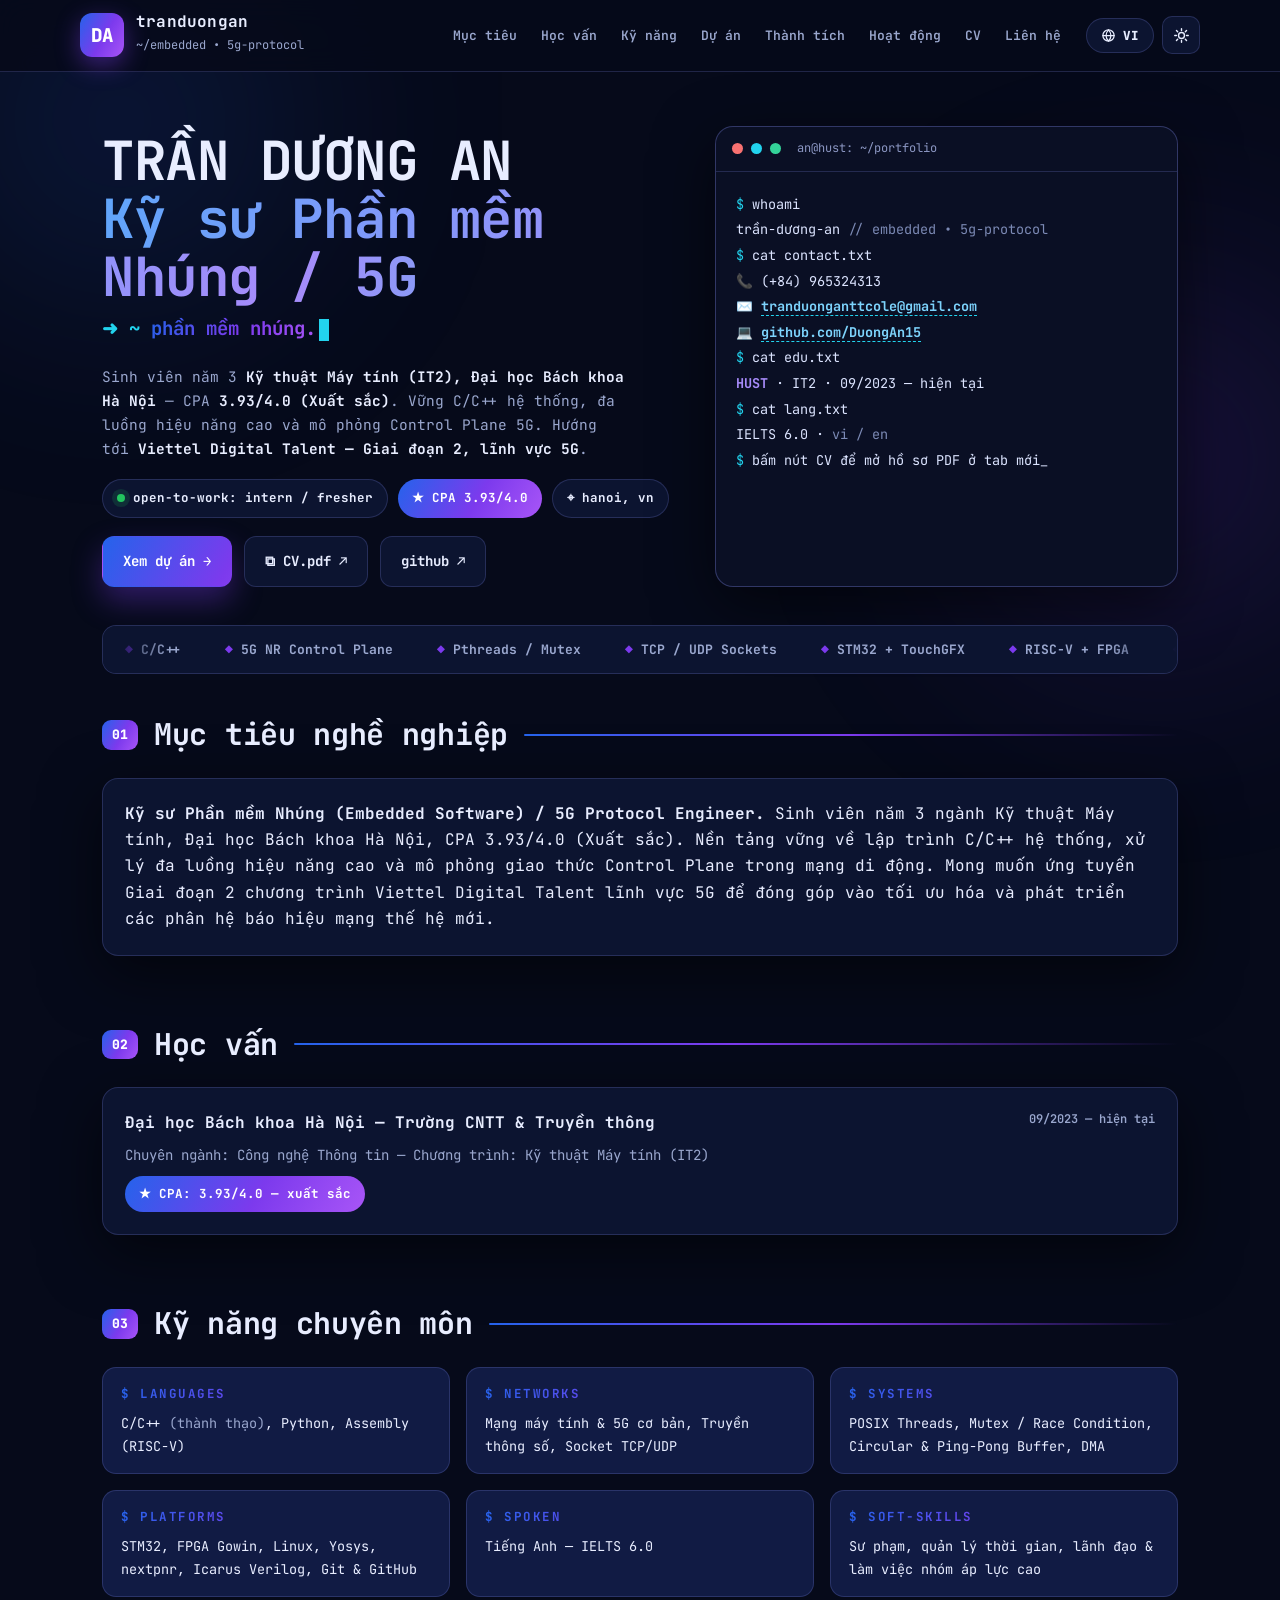
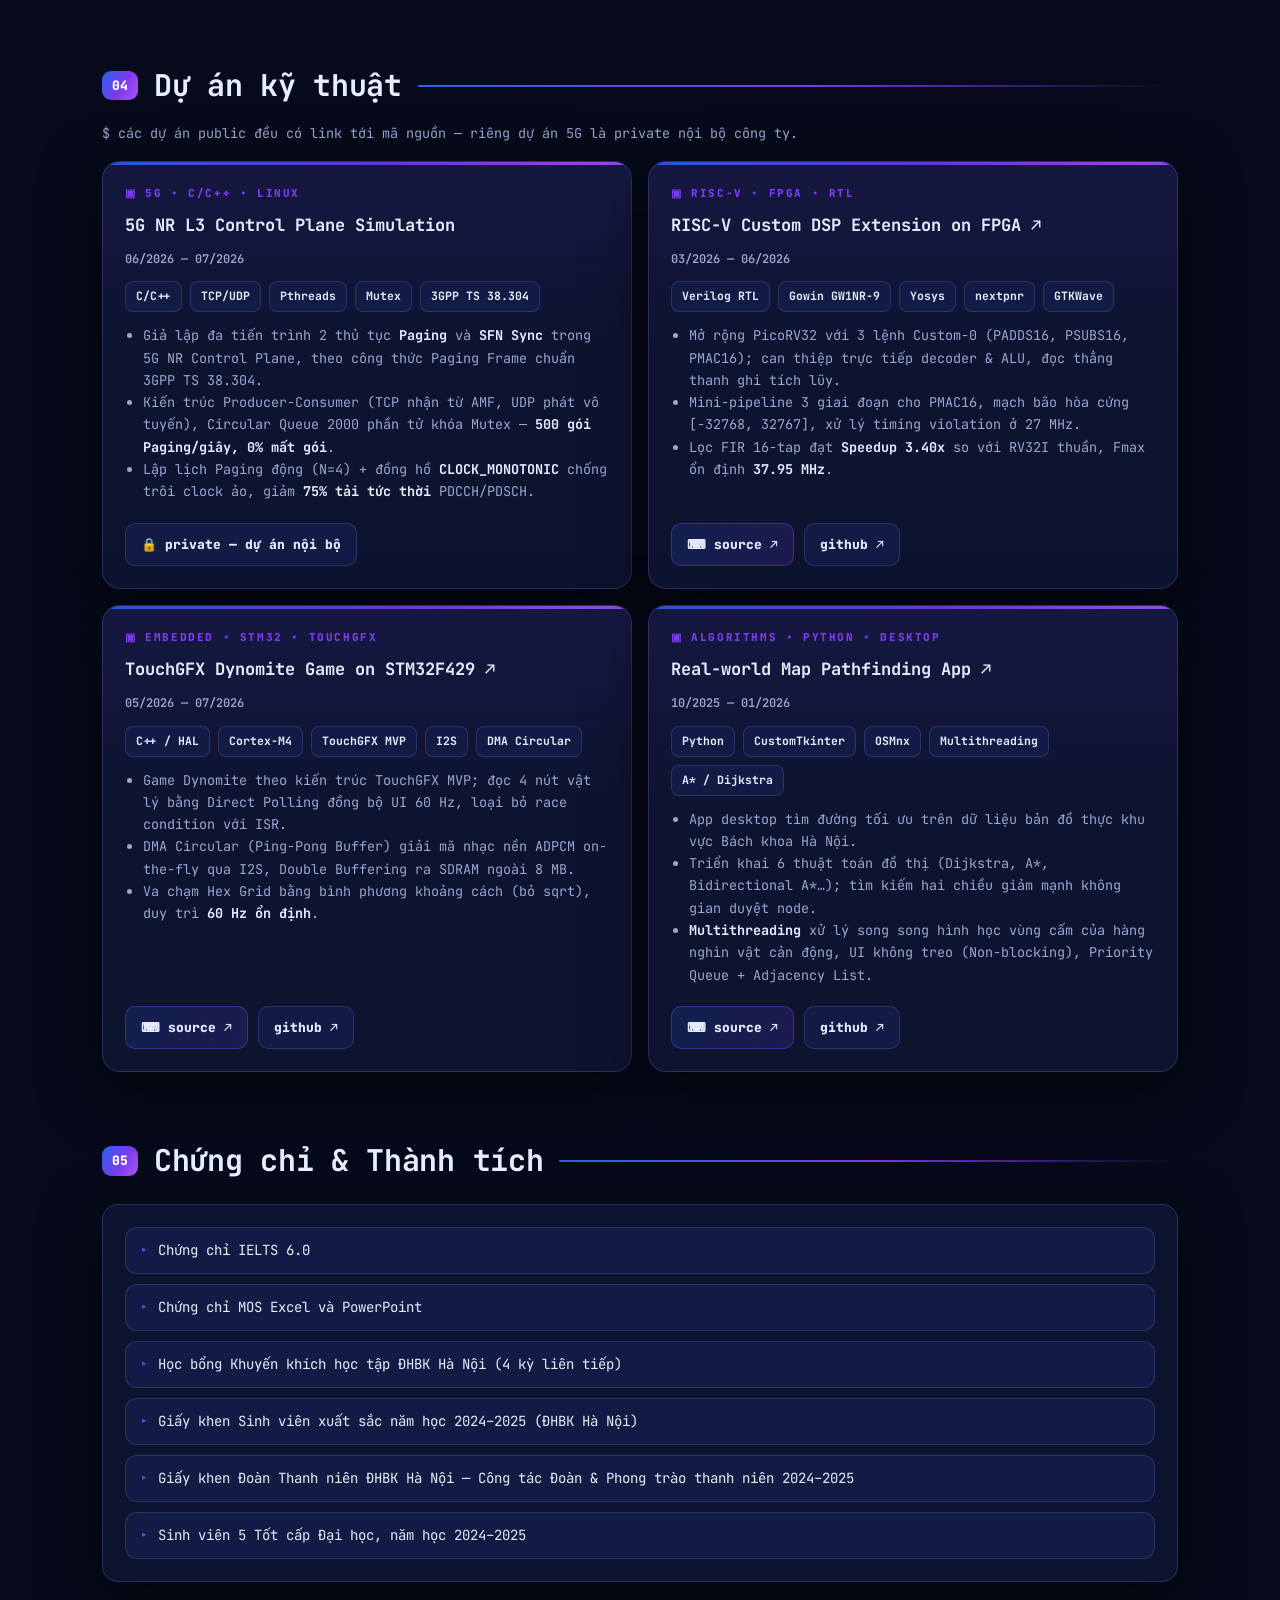
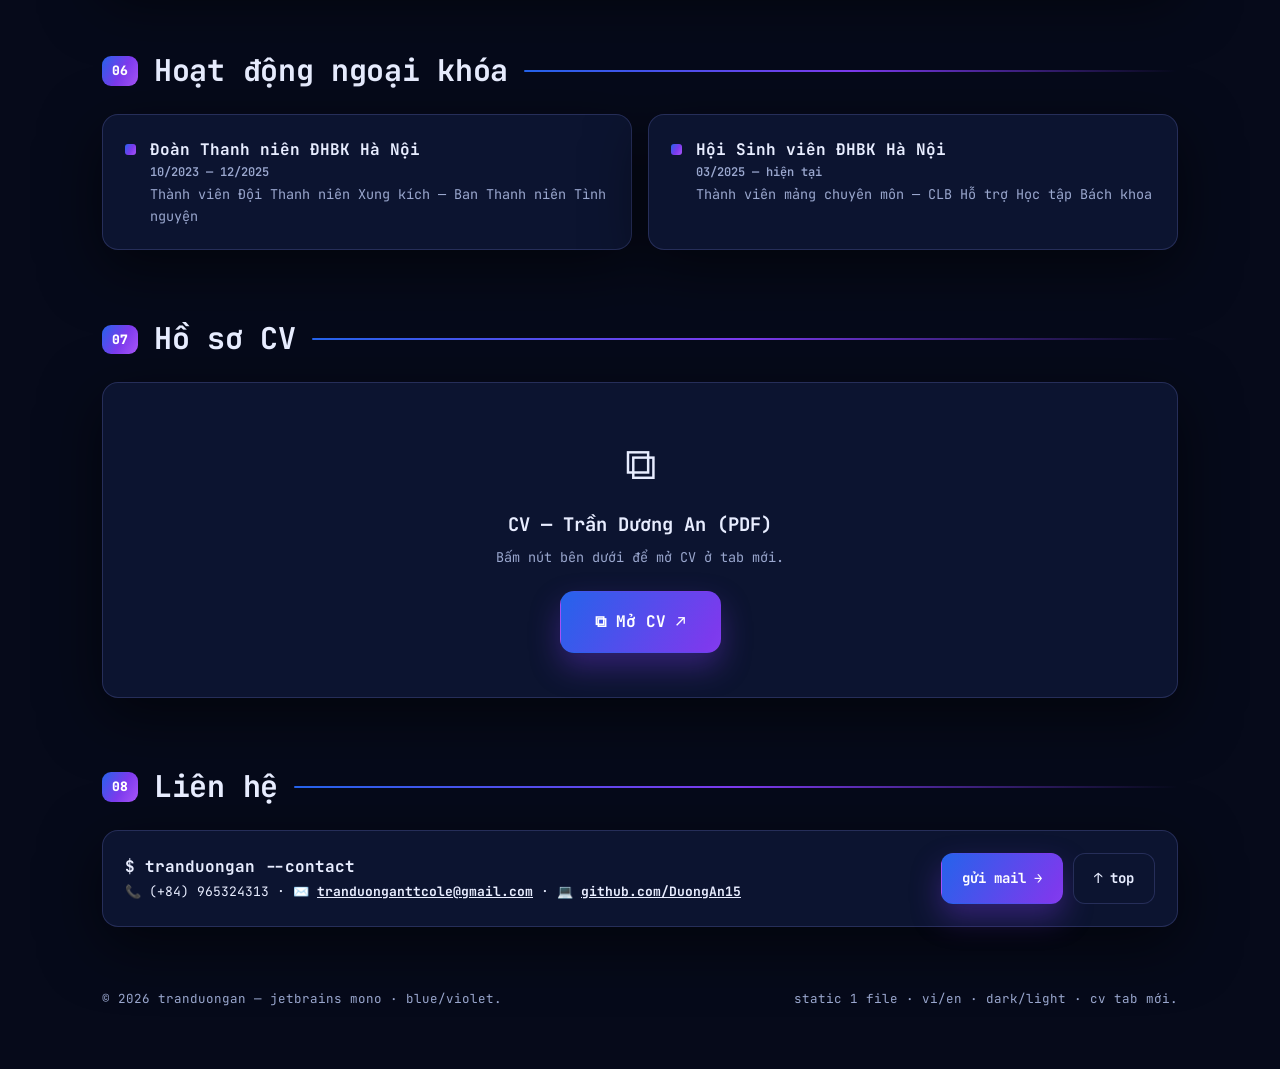
<file: index.html>
<!DOCTYPE html>
<html lang="vi" data-theme="dark">
<head>
<meta charset="UTF-8" />
<meta name="viewport" content="width=device-width, initial-scale=1.0" />
<title>Trần Dương An — Embedded Software / 5G Protocol Engineer</title>
<meta name="description" content="Portfolio của Trần Dương An — Kỹ sư Phần mềm Nhúng / 5G Protocol Engineer, sinh viên Kỹ thuật Máy tính HUST, CPA 3.93/4.0" />
<link rel="icon" href="data:image/svg+xml,%3Csvg xmlns='http://www.w3.org/2000/svg' viewBox='0 0 64 64'%3E%3Cdefs%3E%3ClinearGradient id='g' x1='0' y1='0' x2='1' y2='1'%3E%3Cstop offset='0' stop-color='%232563EB'/%3E%3Cstop offset='1' stop-color='%237C3AED'/%3E%3C/linearGradient%3E%3C/defs%3E%3Crect width='64' height='64' rx='14' fill='url(%23g)'/%3E%3Ctext x='32' y='42' font-family='monospace' font-size='26' font-weight='bold' fill='white' text-anchor='middle'%3EDA%3C/text%3E%3C/svg%3E" />
<link rel="preconnect" href="https://fonts.googleapis.com" />
<link rel="preconnect" href="https://fonts.gstatic.com" crossorigin />
<link href="https://fonts.googleapis.com/css2?family=JetBrains+Mono:ital,wght@0,400;0,500;0,600;0,700;0,800;1,400&display=swap" rel="stylesheet" />
<style>
:root{
  --blue:#2563EB; --violet:#7C3AED; --lav:#A78BFA; --cyan:#22D3EE;
  --grad:linear-gradient(120deg,#2563EB,#7C3AED 55%,#A855F7);
  --grad-soft:linear-gradient(120deg,rgba(37,99,235,.16),rgba(124,58,237,.16));
  --bg:#F3F5FE; --bg-2:#E8EDFF; --card:#FFFFFF; --card-2:#F1F4FF;
  --text:#0B1026; --muted:#5B6B92; --line:#DCE3FA;
  --shadow:0 18px 50px rgba(37,99,235,.12);
  --radius:16px;
  --font:'JetBrainsMono Nerd Font','JetBrains Mono',ui-monospace,SFMono-Regular,Menlo,Consolas,monospace;
}
[data-theme="dark"]{
  --bg:#060A1A; --bg-2:#0A1030; --card:#0C1430; --card-2:#111B44;
  --text:#E8EDFF; --muted:#9AA7CE; --line:rgba(139,148,255,.20);
  --shadow:0 18px 60px rgba(0,0,0,.55);
}
*{box-sizing:border-box}
html{scroll-behavior:smooth}
body{margin:0;font-family:var(--font);background:var(--bg);color:var(--text);line-height:1.65;transition:background .35s,color .35s;overflow-x:hidden}
body::before,body::after{content:"";position:fixed;border-radius:50%;filter:blur(110px);z-index:-1;opacity:.5;pointer-events:none}
body::before{width:520px;height:520px;left:-140px;top:-140px;background:radial-gradient(circle,rgba(37,99,235,.45),transparent 70%);animation:drift 12s ease-in-out infinite alternate}
body::after{width:560px;height:560px;right:-160px;top:20%;background:radial-gradient(circle,rgba(124,58,237,.45),transparent 70%);animation:drift 14s ease-in-out infinite alternate-reverse}
@keyframes drift{from{transform:translate(0,0) scale(1)}to{transform:translate(60px,50px) scale(1.12)}}
a{color:inherit}
.wrap{max-width:1120px;margin:0 auto;padding:0 22px}
::selection{background:rgba(124,58,237,.35)}
/* ---------- Header ---------- */
header{position:sticky;top:0;z-index:50;backdrop-filter:blur(14px);-webkit-backdrop-filter:blur(14px);background:color-mix(in srgb, var(--bg) 84%, transparent);border-bottom:1px solid var(--line)}
.nav{display:flex;align-items:center;gap:14px;padding:13px 0}
.brand{display:flex;align-items:center;gap:12px;text-decoration:none}
.monogram{width:44px;height:44px;border-radius:12px;display:grid;place-items:center;font-weight:800;font-size:19px;color:#fff;background:var(--grad);box-shadow:0 8px 24px rgba(124,58,237,.45);animation:glowPulse 3s ease-in-out infinite}
@keyframes glowPulse{0%,100%{box-shadow:0 8px 24px rgba(124,58,237,.45)}50%{box-shadow:0 8px 34px rgba(34,211,238,.6)}}
.brand b{font-size:16px;letter-spacing:.2px;display:block;line-height:1.15}
.brand small{color:var(--muted);font-size:12px}
.links{display:flex;gap:2px;margin-left:auto;flex-wrap:wrap}
.links a{text-decoration:none;font-size:13px;font-weight:600;color:var(--muted);padding:8px 11px;border-radius:9px;transition:.2s;position:relative}
.links a:hover,.links a.active{color:var(--text);background:var(--grad-soft)}
.links a:hover::after{content:"";position:absolute;left:11px;right:11px;bottom:4px;height:2px;border-radius:2px;background:var(--grad);animation:blinkLine .8s steps(2) infinite}
@keyframes blinkLine{50%{opacity:.25}}
.controls{display:flex;gap:8px;align-items:center}
.pill-btn{
  display:inline-flex;align-items:center;gap:7px;border:1px solid var(--line);border-radius:999px;
  background:var(--card);color:var(--text);font-family:var(--font);font-weight:800;font-size:12.5px;
  padding:8px 14px;cursor:pointer;transition:.2s;
}
.pill-btn:hover{border-color:var(--violet);box-shadow:0 0 16px rgba(124,58,237,.4);animation:btnBlink .7s steps(2) infinite}
.icon-btn{border:1px solid var(--line);background:var(--card);color:var(--text);font-family:var(--font);width:38px;height:38px;border-radius:10px;cursor:pointer;font-size:16px;display:grid;place-items:center;transition:.2s}
.icon-btn:hover{border-color:var(--violet);box-shadow:0 0 0 3px rgba(124,58,237,.25),0 0 18px rgba(124,58,237,.45);animation:btnBlink .7s steps(2) infinite}
@keyframes btnBlink{50%{box-shadow:0 0 0 3px rgba(34,211,238,.3),0 0 26px rgba(34,211,238,.55)}}
.burger{display:none}
/* ---------- Hero ---------- */
.hero{padding:54px 0 8px}
.hero-grid{display:grid;grid-template-columns:1.12fr .88fr;gap:24px;align-items:stretch}
h1{font-size:clamp(32px,4.8vw,54px);line-height:1.08;margin:6px 0;letter-spacing:-.5px}
h1 .grad{background:linear-gradient(100deg,#60A5FA,#A78BFA,#22D3EE,#60A5FA);background-size:250% auto;-webkit-background-clip:text;background-clip:text;color:transparent;animation:gradShift 6s linear infinite}
@keyframes gradShift{to{background-position:250% center}}
.char{display:inline-block;opacity:0;animation:charIn .5s ease forwards}
@keyframes charIn{from{opacity:0;transform:translateY(14px) rotateX(60deg)}to{opacity:1;transform:none}}
.type-line{font-size:clamp(15px,2.2vw,19px);font-weight:700;min-height:2em;color:var(--text)}
.type-line .prompt{color:var(--cyan)}
#typed{color:transparent;background:var(--grad);-webkit-background-clip:text;background-clip:text}
.caret{display:inline-block;width:10px;height:1.15em;background:var(--cyan);vertical-align:text-bottom;margin-left:3px;animation:caretBlink .9s steps(1) infinite}
@keyframes caretBlink{50%{opacity:0}}
.subtitle{font-size:14.5px;color:var(--muted);max-width:58ch}
.subtitle strong{color:var(--text)}
.badges{display:flex;flex-wrap:wrap;gap:10px;margin:18px 0}
.badge{display:inline-flex;align-items:center;gap:8px;font-size:12.5px;font-weight:700;border:1px solid var(--line);background:var(--card);border-radius:999px;padding:8px 14px;transition:.2s}
.badge:hover{border-color:var(--cyan);box-shadow:0 0 16px rgba(34,211,238,.4);animation:cardBlink 1s ease infinite}
.badge.grad{background:var(--grad);color:#fff;border:0}
.dot{width:8px;height:8px;border-radius:50%;background:#22c55e;box-shadow:0 0 0 5px rgba(34,197,94,.15);animation:caretBlink 1.6s steps(1) infinite}
.cta{display:flex;flex-wrap:wrap;gap:12px;margin-top:8px}
.btn{display:inline-flex;align-items:center;gap:10px;text-decoration:none;font-family:var(--font);font-weight:700;font-size:14px;padding:13px 20px;border-radius:12px;transition:.22s;border:1px solid transparent;cursor:pointer;position:relative;overflow:hidden}
.btn-primary{background:var(--grad);background-size:180% auto;color:#fff;box-shadow:0 14px 30px rgba(124,58,237,.35)}
.btn-primary:hover{background-position:right center;transform:translateY(-2px);box-shadow:0 0 22px rgba(124,58,237,.6);animation:cardBlink 1s ease infinite}
.btn-ghost{border-color:var(--line);background:var(--card);color:var(--text)}
.btn-ghost:hover{border-color:var(--cyan);transform:translateY(-2px);box-shadow:0 0 18px rgba(34,211,238,.45);animation:cardBlink 1s ease infinite}
.btn-big{font-size:16px;padding:17px 34px;border-radius:14px}
.btn-shine::after{content:"";position:absolute;top:0;left:-70%;width:45%;height:100%;background:linear-gradient(100deg,transparent,rgba(255,255,255,.5),transparent);transform:skewX(-20deg);animation:shine 2.8s ease infinite}
@keyframes shine{0%{left:-70%}60%,100%{left:130%}}
@keyframes cardBlink{0%,100%{box-shadow:0 0 0 rgba(124,58,237,0)}50%{box-shadow:0 0 24px rgba(124,58,237,.55),0 0 8px rgba(34,211,238,.5)}}
/* terminal card */
.term{background:#0A0F24;border:1px solid rgba(139,148,255,.3);border-radius:18px;box-shadow:var(--shadow);overflow:hidden;color:#DCE4FF;position:relative;transition:.25s}
.term:hover{border-color:var(--cyan);animation:cardBlink 1.1s ease infinite}
.term-bar{display:flex;align-items:center;gap:8px;padding:12px 16px;border-bottom:1px solid rgba(139,148,255,.2);font-size:12px;color:#8B96C2}
.term-bar i{width:11px;height:11px;border-radius:50%;display:inline-block}
.term-body{padding:20px;font-size:13.5px;line-height:1.9}
.term-body .p{color:#22D3EE}.term-body .c{color:#7C8AB5}.term-body .k{color:#A78BFA;font-weight:700}
.term-body a{color:#7DD3FC;font-weight:700;text-decoration:none;border-bottom:1px dashed #22D3EE}
.term-body a:hover{background:rgba(34,211,238,.15)}
/* ---------- Marquee (chữ chạy) ---------- */
.marquee{margin:30px 0 4px;border:1px solid var(--line);border-radius:14px;background:var(--card);overflow:hidden;position:relative}
.marquee::before,.marquee::after{content:"";position:absolute;top:0;bottom:0;width:70px;z-index:2;pointer-events:none}
.marquee::before{left:0;background:linear-gradient(90deg,var(--card),transparent)}
.marquee::after{right:0;background:linear-gradient(-90deg,var(--card),transparent)}
.mtrack{display:flex;gap:0;width:max-content;padding:13px 0;animation:scrollX 26s linear infinite}
.marquee:hover .mtrack{animation-play-state:paused}
.mtrack span{font-size:13px;font-weight:700;color:var(--muted);padding:0 22px;white-space:nowrap}
.mtrack span b{color:var(--violet)}
@keyframes scrollX{to{transform:translateX(-50%)}}
/* ---------- Sections ---------- */
section{padding:32px 0}
.sec-head{display:flex;align-items:center;gap:16px;margin-bottom:18px}
.sec-head .n{font-size:13px;font-weight:800;color:#fff;background:var(--grad);border-radius:9px;padding:4px 10px}
h2{font-size:clamp(22px,3vw,30px);margin:0;letter-spacing:-.3px}
.rule{height:2px;flex:1;background:linear-gradient(90deg,var(--blue),var(--violet),transparent);border-radius:2px}
.card{background:var(--card);border:1px solid var(--line);border-radius:var(--radius);padding:22px;box-shadow:var(--shadow);transition:.25s}
.card:hover{border-color:rgba(124,58,237,.5)}
.grid2{display:grid;grid-template-columns:1fr 1fr;gap:16px}
.grid3{display:grid;grid-template-columns:repeat(3,1fr);gap:16px}
.skill{border:1px solid var(--line);border-radius:14px;padding:16px 18px;background:var(--card-2);transition:.25s;position:relative}
.skill:hover{transform:translateY(-4px);border-color:var(--cyan);animation:cardBlink 1s ease infinite}
.skill h3{margin:0 0 8px;font-size:12.5px;letter-spacing:1.5px;text-transform:uppercase;background:var(--grad);-webkit-background-clip:text;background-clip:text;color:transparent}
.skill p{margin:0;font-size:13.5px}
.skill p span{color:var(--muted)}
/* ---------- Projects ---------- */
.proj-note{color:var(--muted);margin:-6px 0 16px;font-size:13.5px}
.projects{display:grid;grid-template-columns:1fr 1fr;gap:16px}
.proj{position:relative;overflow:hidden;border-radius:18px;padding:22px;background:linear-gradient(180deg,rgba(124,58,237,.09),transparent 45%),var(--card);border:1px solid var(--line);box-shadow:var(--shadow);display:flex;flex-direction:column;gap:12px;transition:.25s}
.proj::before{content:"";position:absolute;top:0;left:0;right:0;height:3px;background:var(--grad);opacity:.85}
.proj:hover{transform:translateY(-5px);border-color:var(--cyan);animation:cardBlink 1s ease infinite}
.proj .tag{display:inline-flex;font-size:11px;font-weight:800;letter-spacing:1.6px;text-transform:uppercase;color:var(--violet)}
.proj h3{margin:0;font-size:17px;line-height:1.4}
.proj h3 a{text-decoration:none}
.proj h3 a:hover{color:var(--violet);text-decoration:underline;text-decoration-color:var(--cyan)}
.meta{font-size:12px;color:var(--muted);font-weight:600}
.stack{display:flex;flex-wrap:wrap;gap:8px}
.stack span{font-size:11.5px;font-weight:700;border:1px solid var(--line);border-radius:8px;padding:5px 10px;background:var(--card-2);transition:.2s}
.stack span:hover{border-color:var(--violet);box-shadow:0 0 12px rgba(124,58,237,.5);animation:caretBlink .8s steps(2) infinite}
.proj ul{margin:0;padding-left:18px;color:var(--muted);font-size:13.5px}
.proj ul b,.proj ul strong{color:var(--text)}
.proj-foot{display:flex;gap:10px;margin-top:auto;padding-top:8px;flex-wrap:wrap}
.link-btn{display:inline-flex;align-items:center;gap:8px;text-decoration:none;font-family:var(--font);font-size:13px;font-weight:800;padding:10px 15px;border-radius:10px;border:1px solid rgba(124,58,237,.45);background:var(--grad-soft);transition:.2s}
.link-btn:hover{background:var(--grad);color:#fff;border-color:transparent;box-shadow:0 0 20px rgba(124,58,237,.55);animation:cardBlink .9s ease infinite}
.link-btn.plain{border-color:var(--line);background:var(--card-2)}
/* ---------- Lists ---------- */
.checks{margin:0;padding:0;list-style:none;display:grid;gap:10px;font-size:14px}
.checks li{display:flex;gap:10px;align-items:flex-start;background:var(--card-2);border:1px solid var(--line);border-radius:12px;padding:11px 14px;transition:.2s}
.checks li:hover{border-color:var(--cyan);transform:translateX(4px);box-shadow:0 0 16px rgba(34,211,238,.35);animation:cardBlink 1s ease infinite}
.checks li::before{content:"▸";background:var(--grad);-webkit-background-clip:text;background-clip:text;color:transparent;font-weight:800}
.t-item{display:flex;gap:14px}
.t-dot{width:11px;height:11px;border-radius:3px;background:var(--grad);margin-top:7px;flex:none;animation:glowPulse 2.4s ease-in-out infinite}
/* ---------- CV single button ---------- */
.cv-center{text-align:center;padding:44px 22px}
.cv-big-icon{font-size:44px;display:inline-block;animation:floatY 3s ease-in-out infinite}
@keyframes floatY{0%,100%{transform:translateY(0)}50%{transform:translateY(-10px)}}
/* ---------- Footer ---------- */
footer{padding:30px 0 60px;color:var(--muted);font-size:12.5px}
.foot-card{display:flex;flex-wrap:wrap;gap:14px;align-items:center;justify-content:space-between}
#toTop{position:fixed;right:18px;bottom:18px;width:46px;height:46px;border-radius:12px;border:0;background:var(--grad);color:#fff;font-family:var(--font);font-size:19px;font-weight:800;cursor:pointer;display:none;box-shadow:0 12px 26px rgba(124,58,237,.45)}
#toTop:hover{animation:btnBlink .7s steps(2) infinite}
/* reveal (chữ render khi cuộn) */
.reveal{opacity:0;transform:translateY(18px);transition:opacity .6s ease,transform .6s ease}
.reveal.show{opacity:1;transform:none}
@media(max-width:920px){
  .hero-grid,.grid2,.grid3,.projects{grid-template-columns:1fr}
  .links{display:none;position:absolute;top:70px;left:12px;right:12px;background:var(--card);border:1px solid var(--line);border-radius:14px;padding:10px;flex-direction:column;box-shadow:var(--shadow)}
  .links.open{display:flex}
  .burger{display:grid}
  .sec-head{flex-wrap:wrap}
}
@media(prefers-reduced-motion:reduce){*{animation:none!important;transition:none!important}.reveal{opacity:1;transform:none}}
</style>
</head>
<body>
<header>
  <div class="wrap nav">
    <a class="brand" href="#home">
      <span class="monogram">DA</span>
      <span><b>tranduongan</b><small data-i18n="brand_sub">~/embedded • 5g-protocol</small></span>
    </a>
    <nav class="links" id="navLinks">
      <a href="#about" data-i18n="n_about">Mục tiêu</a>
      <a href="#education" data-i18n="n_edu">Học vấn</a>
      <a href="#skills" data-i18n="n_skills">Kỹ năng</a>
      <a href="#projects" data-i18n="n_projects">Dự án</a>
      <a href="#achievements" data-i18n="n_awards">Thành tích</a>
      <a href="#activities" data-i18n="n_act">Hoạt động</a>
      <a href="#cv" data-i18n="n_cv">CV</a>
      <a href="#contact" data-i18n="n_contact">Liên hệ</a>
    </nav>
    <div class="controls">
      <button class="pill-btn" id="langBtn" title="Tiếng Việt / English" aria-label="Language">
        <svg width="15" height="15" viewBox="0 0 24 24" fill="none" stroke="currentColor" stroke-width="2" stroke-linecap="round"><circle cx="12" cy="12" r="9"/><path d="M3 12h18M12 3c2.5 2.6 3.9 5.7 3.9 9s-1.4 6.4-3.9 9c-2.5-2.6-3.9-5.7-3.9-9S9.5 5.6 12 3z"/></svg>
        <span id="langLabel">VI</span>
      </button>
      <button class="icon-btn" id="themeBtn" title="Dark / Light" aria-label="Theme"></button>
      <button class="icon-btn burger" id="burger" aria-label="Menu">≡</button>
    </div>
  </div>
</header>

<main class="wrap" id="home">
  <div class="hero">
    <div class="hero-grid">
      <div class="reveal show">
        <h1><span id="myName">TRẦN DƯƠNG AN</span><br /><span class="grad" data-i18n="hero_title">Kỹ sư Phần mềm Nhúng / 5G</span></h1>
        <div class="type-line"><span class="prompt">➜ ~ </span><span id="typed"></span><span class="caret"></span></div>
        <p class="subtitle" data-i18n="hero_sub">Sinh viên năm 3 <strong>Kỹ thuật Máy tính (IT2), Đại học Bách khoa Hà Nội</strong> — CPA <strong>3.93/4.0 (Xuất sắc)</strong>. Vững C/C++ hệ thống, đa luồng hiệu năng cao và mô phỏng Control Plane 5G. Hướng tới <strong>Viettel Digital Talent — Giai đoạn 2, lĩnh vực 5G</strong>.</p>
        <div class="badges">
          <span class="badge"><span class="dot"></span><span data-i18n="badge_open">open-to-work: intern / fresher</span></span>
          <span class="badge grad">★ CPA 3.93/4.0</span>
          <span class="badge">⌖ hanoi, vn</span>
        </div>
        <div class="cta">
          <a class="btn btn-primary btn-shine" href="#projects" data-i18n="cta_projects">Xem dự án →</a>
          <a class="btn btn-ghost" href="cv.pdf" target="_blank" rel="noopener" data-i18n="cta_cv">⧉ CV.pdf ↗</a>
          <a class="btn btn-ghost" href="https://github.com/DuongAn15" target="_blank" rel="noopener">github ↗</a>
        </div>
      </div>
      <aside class="term reveal show" aria-label="profile terminal">
        <div class="term-bar"><i style="background:#F87171"></i><i style="background:#22D3EE"></i><i style="background:#34D399"></i><span style="margin-left:8px">an@hust: ~/portfolio</span></div>
        <div class="term-body">
          <div><span class="p">$</span> whoami</div>
          <div>trần-dương-an <span class="c">// embedded • 5g-protocol</span></div>
          <div><span class="p">$</span> cat contact.txt</div>
          <div>📞 (+84) 965324313</div>
          <div>✉️ <a href="mailto:tranduonganttcole@gmail.com">tranduonganttcole@gmail.com</a></div>
          <div>💻 <a href="https://github.com/DuongAn15" target="_blank" rel="noopener">github.com/DuongAn15</a></div>
          <div><span class="p">$</span> cat edu.txt</div>
          <div><span class="k">HUST</span> · IT2 · 09/2023 — <span data-i18n="now">hiện tại</span></div>
          <div><span class="p">$</span> cat lang.txt</div>
          <div>IELTS 6.0 · <span class="c">vi / en</span></div>
          <div><span class="p">$</span> <span id="termHint" data-i18n="term_hint">bấm nút CV để mở hồ sơ PDF ở tab mới_</span></div>
        </div>
      </aside>
    </div>
  </div>

  <!-- Chữ chạy marquee -->
  <div class="marquee" aria-hidden="true"><div class="mtrack" id="mtrack">
    <span><b>◆</b> C/C++</span><span><b>◆</b> 5G NR Control Plane</span><span><b>◆</b> Pthreads / Mutex</span><span><b>◆</b> TCP / UDP Sockets</span><span><b>◆</b> STM32 + TouchGFX</span><span><b>◆</b> RISC-V + FPGA</span><span><b>◆</b> Circular / Ping-Pong Buffer</span><span><b>◆</b> DMA + I2S</span><span><b>◆</b> Python + OSMnx</span><span><b>◆</b> Yosys / nextpnr</span>
  </div></div>

  <section id="about">
    <div class="sec-head reveal"><span class="n">01</span><h2 data-i18n="about_h">Mục tiêu nghề nghiệp</h2><div class="rule"></div></div>
    <div class="card reveal">
      <p style="margin:0" data-i18n="about_p"><strong>Kỹ sư Phần mềm Nhúng (Embedded Software) / 5G Protocol Engineer.</strong> Sinh viên năm 3 ngành Kỹ thuật Máy tính, Đại học Bách khoa Hà Nội, CPA 3.93/4.0 (Xuất sắc). Nền tảng vững về lập trình C/C++ hệ thống, xử lý đa luồng hiệu năng cao và mô phỏng giao thức Control Plane trong mạng di động. Mong muốn ứng tuyển Giai đoạn 2 chương trình Viettel Digital Talent lĩnh vực 5G để đóng góp vào tối ưu hóa và phát triển các phân hệ báo hiệu mạng thế hệ mới.</p>
    </div>
  </section>

  <section id="education">
    <div class="sec-head reveal"><span class="n">02</span><h2 data-i18n="edu_h">Học vấn</h2><div class="rule"></div></div>
    <div class="card reveal">
      <div style="display:flex;justify-content:space-between;gap:12px;flex-wrap:wrap">
        <strong style="font-size:16px" data-i18n="edu_school">Đại học Bách khoa Hà Nội — Trường CNTT & Truyền thông</strong>
        <span class="meta">09/2023 — <span data-i18n="now">hiện tại</span></span>
      </div>
      <p style="color:var(--muted);margin:8px 0;font-size:14px" data-i18n="edu_p">Chuyên ngành: Công nghệ Thông tin — Chương trình: Kỹ thuật Máy tính (IT2)</p>
      <span class="badge grad">★ CPA: 3.93/4.0 — <span data-i18n="excellent">xuất sắc</span></span>
    </div>
  </section>

  <section id="skills">
    <div class="sec-head reveal"><span class="n">03</span><h2 data-i18n="skills_h">Kỹ năng chuyên môn</h2><div class="rule"></div></div>
    <div class="grid3">
      <div class="skill reveal"><h3 data-i18n="sk1_h">$ languages</h3><p>C/C++ <span data-i18n="sk1_d">(thành thạo)</span>, Python, Assembly (RISC-V)</p></div>
      <div class="skill reveal"><h3 data-i18n="sk2_h">$ networks</h3><p data-i18n="sk2_d">Mạng máy tính & 5G cơ bản, Truyền thông số, Socket TCP/UDP</p></div>
      <div class="skill reveal"><h3 data-i18n="sk3_h">$ systems</h3><p data-i18n="sk3_d">POSIX Threads, Mutex / Race Condition, Circular & Ping-Pong Buffer, DMA</p></div>
      <div class="skill reveal"><h3 data-i18n="sk4_h">$ platforms</h3><p>STM32, FPGA Gowin, Linux, Yosys, nextpnr, Icarus Verilog, Git & GitHub</p></div>
      <div class="skill reveal"><h3 data-i18n="sk5_h">$ spoken</h3><p data-i18n="sk5_d">Tiếng Anh — IELTS 6.0</p></div>
      <div class="skill reveal"><h3 data-i18n="sk6_h">$ soft-skills</h3><p data-i18n="sk6_d">Sư phạm, quản lý thời gian, lãnh đạo & làm việc nhóm áp lực cao</p></div>
    </div>
  </section>

  <section id="projects">
    <div class="sec-head reveal"><span class="n">04</span><h2 data-i18n="proj_h">Dự án kỹ thuật</h2><div class="rule"></div></div>
    <p class="proj-note" data-i18n="proj_note">$ mỗi dự án đều có link redirect tới mã nguồn — click tiêu đề hoặc nút source.</p>
    <div class="projects">
      <article class="proj reveal">
        <span class="tag">▣ 5g • c/c++ • linux</span>
        <h3 data-i18n="p1_t">5G NR L3 Control Plane Simulation</h3>
        <div class="meta">06/2026 — 07/2026</div>
        <div class="stack"><span>C/C++</span><span>TCP/UDP</span><span>Pthreads</span><span>Mutex</span><span>3GPP TS 38.304</span></div>
        <ul>
          <li data-i18n="p1_1">Giả lập đa tiến trình 2 thủ tục <b>Paging</b> và <b>SFN Sync</b> trong 5G NR Control Plane, theo công thức Paging Frame chuẩn 3GPP TS 38.304.</li>
          <li data-i18n="p1_2">Kiến trúc Producer-Consumer (TCP nhận từ AMF, UDP phát vô tuyến), Circular Queue 2000 phần tử khóa Mutex — <b>500 gói Paging/giây, 0% mất gói</b>.</li>
          <li data-i18n="p1_3">Lập lịch Paging động (N=4) + đồng hồ <b>CLOCK_MONOTONIC</b> chống trôi clock ảo, giảm <b>75% tải tức thời</b> PDCCH/PDSCH.</li>
        </ul>
        <div class="proj-foot">
          <span class="link-btn plain" data-i18n="private">🔒 private — dự án nội bộ</span>
        </div>
      </article>

      <article class="proj reveal">
        <span class="tag">▣ risc-v • fpga • rtl</span>
        <h3><a href="https://github.com/DuongAn15/picoRV32-extension" target="_blank" rel="noopener" data-i18n="p2_t">RISC-V Custom DSP Extension on FPGA ↗</a></h3>
        <div class="meta">03/2026 — 06/2026</div>
        <div class="stack"><span>Verilog RTL</span><span>Gowin GW1NR-9</span><span>Yosys</span><span>nextpnr</span><span>GTKWave</span></div>
        <ul>
          <li data-i18n="p2_1">Mở rộng PicoRV32 với 3 lệnh Custom-0 (PADDS16, PSUBS16, PMAC16); can thiệp trực tiếp decoder & ALU, đọc thẳng thanh ghi tích lũy.</li>
          <li data-i18n="p2_2">Mini-pipeline 3 giai đoạn cho PMAC16, mạch bão hòa cứng [-32768, 32767], xử lý timing violation ở 27 MHz.</li>
          <li data-i18n="p2_3">Lọc FIR 16-tap đạt <b>Speedup 3.40x</b> so với RV32I thuần, Fmax ổn định <b>37.95 MHz</b>.</li>
        </ul>
        <div class="proj-foot">
          <a class="link-btn" href="https://github.com/DuongAn15/picoRV32-extension" target="_blank" rel="noopener" data-i18n="src">⌨ source ↗</a>
          <a class="link-btn plain" href="https://github.com/DuongAn15" target="_blank" rel="noopener">github ↗</a>
        </div>
      </article>

      <article class="proj reveal">
        <span class="tag">▣ embedded • stm32 • touchgfx</span>
        <h3><a href="https://github.com/DuongAn15/DynomiteGame" target="_blank" rel="noopener" data-i18n="p3_t">TouchGFX Dynomite Game on STM32F429 ↗</a></h3>
        <div class="meta">05/2026 — 07/2026</div>
        <div class="stack"><span>C++ / HAL</span><span>Cortex-M4</span><span>TouchGFX MVP</span><span>I2S</span><span>DMA Circular</span></div>
        <ul>
          <li data-i18n="p3_1">Game Dynomite theo kiến trúc TouchGFX MVP; đọc 4 nút vật lý bằng Direct Polling đồng bộ UI 60 Hz, loại bỏ race condition với ISR.</li>
          <li data-i18n="p3_2">DMA Circular (Ping-Pong Buffer) giải mã nhạc nền ADPCM on-the-fly qua I2S, Double Buffering ra SDRAM ngoài 8 MB.</li>
          <li data-i18n="p3_3">Va chạm Hex Grid bằng bình phương khoảng cách (bỏ sqrt), duy trì <b>60 Hz ổn định</b>.</li>
        </ul>
        <div class="proj-foot">
          <a class="link-btn" href="https://github.com/DuongAn15/DynomiteGame" target="_blank" rel="noopener" data-i18n="src">⌨ source ↗</a>
          <a class="link-btn plain" href="https://github.com/DuongAn15" target="_blank" rel="noopener">github ↗</a>
        </div>
      </article>

      <article class="proj reveal">
        <span class="tag">▣ algorithms • python • desktop</span>
        <h3><a href="https://github.com/DuongAn15/IT3150_Project1_20251" target="_blank" rel="noopener" data-i18n="p4_t">Real-world Map Pathfinding App ↗</a></h3>
        <div class="meta">10/2025 — 01/2026</div>
        <div class="stack"><span>Python</span><span>CustomTkinter</span><span>OSMnx</span><span>Multithreading</span><span>A* / Dijkstra</span></div>
        <ul>
          <li data-i18n="p4_1">App desktop tìm đường tối ưu trên dữ liệu bản đồ thực khu vực Bách khoa Hà Nội.</li>
          <li data-i18n="p4_2">Triển khai 6 thuật toán đồ thị (Dijkstra, A*, Bidirectional A*…); tìm kiếm hai chiều giảm mạnh không gian duyệt node.</li>
          <li data-i18n="p4_3"><b>Multithreading</b> xử lý song song hình học vùng cấm của hàng nghìn vật cản động, UI không treo (Non-blocking), Priority Queue + Adjacency List.</li>
        </ul>
        <div class="proj-foot">
          <a class="link-btn" href="https://github.com/DuongAn15/IT3150_Project1_20251" target="_blank" rel="noopener" data-i18n="src">⌨ source ↗</a>
          <a class="link-btn plain" href="https://github.com/DuongAn15" target="_blank" rel="noopener">github ↗</a>
        </div>
      </article>
    </div>
  </section>

  <section id="achievements">
    <div class="sec-head reveal"><span class="n">05</span><h2 data-i18n="aw_h">Chứng chỉ & Thành tích</h2><div class="rule"></div></div>
    <div class="card reveal">
      <ul class="checks">
        <li data-i18n="aw1">Chứng chỉ IELTS 6.0</li>
        <li data-i18n="aw2">Chứng chỉ MOS Excel và PowerPoint</li>
        <li data-i18n="aw3">Học bổng Khuyến khích học tập ĐHBK Hà Nội (4 kỳ liên tiếp)</li>
        <li data-i18n="aw4">Giấy khen Sinh viên xuất sắc năm học 2024–2025 (ĐHBK Hà Nội)</li>
        <li data-i18n="aw5">Giấy khen Đoàn Thanh niên ĐHBK Hà Nội — Công tác Đoàn & Phong trào thanh niên 2024–2025</li>
        <li data-i18n="aw6">Sinh viên 5 Tốt cấp Đại học, năm học 2024–2025</li>
      </ul>
    </div>
  </section>

  <section id="activities">
    <div class="sec-head reveal"><span class="n">06</span><h2 data-i18n="ac_h">Hoạt động ngoại khóa</h2><div class="rule"></div></div>
    <div class="grid2">
      <div class="card reveal">
        <div class="t-item"><span class="t-dot"></span><div>
          <strong data-i18n="ac1_t">Đoàn Thanh niên ĐHBK Hà Nội</strong>
          <div class="meta">10/2023 — 12/2025</div>
          <div style="color:var(--muted);font-size:13.5px" data-i18n="ac1_d">Thành viên Đội Thanh niên Xung kích — Ban Thanh niên Tình nguyện</div>
        </div></div>
      </div>
      <div class="card reveal">
        <div class="t-item"><span class="t-dot"></span><div>
          <strong data-i18n="ac2_t">Hội Sinh viên ĐHBK Hà Nội</strong>
          <div class="meta">03/2025 — <span data-i18n="now">hiện tại</span></div>
          <div style="color:var(--muted);font-size:13.5px" data-i18n="ac2_d">Thành viên mảng chuyên môn — CLB Hỗ trợ Học tập Bách khoa</div>
        </div></div>
      </div>
    </div>
  </section>

  <!-- CV: 1 nút duy nhất, mở tab mới -->
  <section id="cv">
    <div class="sec-head reveal"><span class="n">07</span><h2 data-i18n="cv_h">Hồ sơ CV</h2><div class="rule"></div></div>
    <div class="card cv-center reveal">
      <div class="cv-big-icon">⧉</div>
      <h3 style="margin:10px 0 6px" data-i18n="cv_t">CV — Trần Dương An (PDF)</h3>
      <p style="color:var(--muted);font-size:13.5px;margin:0 0 22px" data-i18n="cv_p">Bấm nút bên dưới để mở CV ở tab mới.</p>
      <a class="btn btn-primary btn-big btn-shine" href="cv.pdf" target="_blank" rel="noopener" data-i18n="cv_open">⧉ Mở CV ↗</a>
    </div>
  </section>

  <section id="contact">
    <div class="sec-head reveal"><span class="n">08</span><h2 data-i18n="ct_h">Liên hệ</h2><div class="rule"></div></div>
    <div class="card foot-card reveal">
      <div>
        <strong style="font-size:16px">$ tranduongan --contact</strong>
        <div style="font-size:13px">📞 (+84) 965324313 · ✉️ <a href="mailto:tranduonganttcole@gmail.com" style="font-weight:700">tranduonganttcole@gmail.com</a> · 💻 <a href="https://github.com/DuongAn15" target="_blank" rel="noopener" style="font-weight:700">github.com/DuongAn15</a></div>
      </div>
      <div style="display:flex;gap:10px;flex-wrap:wrap">
        <a class="btn btn-primary" href="mailto:tranduonganttcole@gmail.com" data-i18n="cta_hire">gửi mail →</a>
        <a class="btn btn-ghost" href="#home" data-i18n="back_top">↑ top</a>
      </div>
    </div>
  </section>
</main>

<footer>
  <div class="wrap" style="display:flex;justify-content:space-between;gap:10px;flex-wrap:wrap">
    <span>© 2026 tranduongan — jetbrains mono · blue/violet.</span>
    <span data-i18n="footer">static 1 file · vi/en · dark/light · cv tab mới.</span>
  </div>
</footer>
<button id="toTop" title="Top">↑</button>

<script>
/* ===== THEME ===== */
const root=document.documentElement,themeBtn=document.getElementById('themeBtn');
const SUN='<svg width="17" height="17" viewBox="0 0 24 24" fill="none" stroke="currentColor" stroke-width="2" stroke-linecap="round"><circle cx="12" cy="12" r="4.2"/><path d="M12 2.5v2.4M12 19.1v2.4M2.5 12h2.4M19.1 12h2.4M4.9 4.9l1.7 1.7M17.4 17.4l1.7 1.7M19.1 4.9l-1.7 1.7M6.6 17.4l-1.7 1.7"/></svg>';
const MOON='<svg width="17" height="17" viewBox="0 0 24 24" fill="none" stroke="currentColor" stroke-width="2" stroke-linecap="round" stroke-linejoin="round"><path d="M20 13.2A8.2 8.2 0 0 1 10.8 4 8.2 8.2 0 1 0 20 13.2z"/></svg>';
function setTheme(t){root.setAttribute('data-theme',t);themeBtn.innerHTML=t==='dark'?SUN:MOON;try{localStorage.setItem('ta-theme',t)}catch(e){}}
setTheme((()=>{try{return localStorage.getItem('ta-theme')||'dark'}catch(e){return 'dark'}})());
themeBtn.onclick=()=>setTheme(root.getAttribute('data-theme')==='dark'?'light':'dark');

/* ===== I18N ===== */
const I18N={
vi:{brand_sub:"~/embedded • 5g-protocol",n_about:"Mục tiêu",n_edu:"Học vấn",n_skills:"Kỹ năng",n_projects:"Dự án",n_awards:"Thành tích",n_act:"Hoạt động",n_cv:"CV",n_contact:"Liên hệ",
eyebrow:"",hero_title:"Kỹ sư Phần mềm Nhúng / 5G",
hero_sub:"Sinh viên năm 3 <strong>Kỹ thuật Máy tính (IT2), Đại học Bách khoa Hà Nội</strong> — CPA <strong>3.93/4.0 (Xuất sắc)</strong>. Vững C/C++ hệ thống, đa luồng hiệu năng cao và mô phỏng Control Plane 5G. Hướng tới <strong>Viettel Digital Talent — Giai đoạn 2, lĩnh vực 5G</strong>.",
badge_open:"open-to-work: intern / fresher",cta_projects:"Xem dự án →",cta_cv:"⧉ CV.pdf ↗",now:"hiện tại",
term_hint:"bấm nút CV để mở hồ sơ PDF ở tab mới_",
about_h:"Mục tiêu nghề nghiệp",
about_p:"<strong>Kỹ sư Phần mềm Nhúng (Embedded Software) / 5G Protocol Engineer.</strong> Sinh viên năm 3 ngành Kỹ thuật Máy tính, Đại học Bách khoa Hà Nội, CPA 3.93/4.0 (Xuất sắc). Nền tảng vững về lập trình C/C++ hệ thống, xử lý đa luồng hiệu năng cao và mô phỏng giao thức Control Plane trong mạng di động. Mong muốn ứng tuyển Giai đoạn 2 chương trình Viettel Digital Talent lĩnh vực 5G để đóng góp vào tối ưu hóa và phát triển các phân hệ báo hiệu mạng thế hệ mới.",
edu_h:"Học vấn",edu_school:"Đại học Bách khoa Hà Nội — Trường CNTT & Truyền thông",edu_p:"Chuyên ngành: Công nghệ Thông tin — Chương trình: Kỹ thuật Máy tính (IT2)",excellent:"xuất sắc",
skills_h:"Kỹ năng chuyên môn",sk1_h:"$ languages",sk1_d:"(thành thạo)",sk2_h:"$ networks",sk2_d:"Mạng máy tính & 5G cơ bản, Truyền thông số, Socket TCP/UDP",
sk3_h:"$ systems",sk3_d:"POSIX Threads, Mutex / Race Condition, Circular & Ping-Pong Buffer, DMA",sk4_h:"$ platforms",
sk5_h:"$ spoken",sk5_d:"Tiếng Anh — IELTS 6.0",sk6_h:"$ soft-skills",sk6_d:"Sư phạm, quản lý thời gian, lãnh đạo & làm việc nhóm áp lực cao",
proj_h:"Dự án kỹ thuật",proj_note:"$ các dự án public đều có link tới mã nguồn — riêng dự án 5G là private nội bộ công ty.",src:"⌨ source ↗",private:"🔒 private — dự án nội bộ",
p1_t:"5G NR L3 Control Plane Simulation",
p1_1:"Giả lập đa tiến trình 2 thủ tục <b>Paging</b> và <b>SFN Sync</b> trong 5G NR Control Plane, theo công thức Paging Frame chuẩn 3GPP TS 38.304.",
p1_2:"Kiến trúc Producer-Consumer (TCP nhận từ AMF, UDP phát vô tuyến), Circular Queue 2000 phần tử khóa Mutex — <b>500 gói Paging/giây, 0% mất gói</b>.",
p1_3:"Lập lịch Paging động (N=4) + đồng hồ <b>CLOCK_MONOTONIC</b> chống trôi clock ảo, giảm <b>75% tải tức thời</b> PDCCH/PDSCH.",
p2_t:"RISC-V Custom DSP Extension on FPGA ↗",
p2_1:"Mở rộng PicoRV32 với 3 lệnh Custom-0 (PADDS16, PSUBS16, PMAC16); can thiệp trực tiếp decoder & ALU, đọc thẳng thanh ghi tích lũy.",
p2_2:"Mini-pipeline 3 giai đoạn cho PMAC16, mạch bão hòa cứng [-32768, 32767], xử lý timing violation ở 27 MHz.",
p2_3:"Lọc FIR 16-tap đạt <b>Speedup 3.40x</b> so với RV32I thuần, Fmax ổn định <b>37.95 MHz</b>.",
p3_t:"TouchGFX Dynomite Game on STM32F429 ↗",
p3_1:"Game Dynomite theo kiến trúc TouchGFX MVP; đọc 4 nút vật lý bằng Direct Polling đồng bộ UI 60 Hz, loại bỏ race condition với ISR.",
p3_2:"DMA Circular (Ping-Pong Buffer) giải mã nhạc nền ADPCM on-the-fly qua I2S, Double Buffering ra SDRAM ngoài 8 MB.",
p3_3:"Va chạm Hex Grid bằng bình phương khoảng cách (bỏ sqrt), duy trì <b>60 Hz ổn định</b>.",
p4_t:"Real-world Map Pathfinding App ↗",
p4_1:"App desktop tìm đường tối ưu trên dữ liệu bản đồ thực khu vực Bách khoa Hà Nội.",
p4_2:"Triển khai 6 thuật toán đồ thị (Dijkstra, A*, Bidirectional A*…); tìm kiếm hai chiều giảm mạnh không gian duyệt node.",
p4_3:"<b>Multithreading</b> xử lý song song hình học vùng cấm của hàng nghìn vật cản động, UI không treo (Non-blocking), Priority Queue + Adjacency List.",
aw_h:"Chứng chỉ & Thành tích",
aw1:"Chứng chỉ IELTS 6.0",aw2:"Chứng chỉ MOS Excel và PowerPoint",aw3:"Học bổng Khuyến khích học tập ĐHBK Hà Nội (4 kỳ liên tiếp)",
aw4:"Giấy khen Sinh viên xuất sắc năm học 2024–2025 (ĐHBK Hà Nội)",aw5:"Giấy khen Đoàn Thanh niên ĐHBK Hà Nội — Công tác Đoàn & Phong trào thanh niên 2024–2025",aw6:"Sinh viên 5 Tốt cấp Đại học, năm học 2024–2025",
ac_h:"Hoạt động ngoại khóa",ac1_t:"Đoàn Thanh niên ĐHBK Hà Nội",ac1_d:"Thành viên Đội Thanh niên Xung kích — Ban Thanh niên Tình nguyện",
ac2_t:"Hội Sinh viên ĐHBK Hà Nội",ac2_d:"Thành viên mảng chuyên môn — CLB Hỗ trợ Học tập Bách khoa",
cv_h:"Hồ sơ CV",cv_t:"CV — Trần Dương An (PDF)",cv_p:"Bấm nút bên dưới để mở CV ở tab mới.",cv_open:"⧉ Mở CV ↗",
ct_h:"Liên hệ",cta_hire:"gửi mail →",back_top:"↑ top",footer:"static 1 file · vi/en · dark/light · cv tab mới."},
en:{brand_sub:"~/embedded • 5g-protocol",n_about:"Objective",n_edu:"Education",n_skills:"Skills",n_projects:"Projects",n_awards:"Honors",n_act:"Activities",n_cv:"CV",n_contact:"Contact",
eyebrow:"",hero_title:"Embedded Software / 5G Engineer",
hero_sub:'Junior <strong>Computer Engineering (IT2), Hanoi University of Science and Technology</strong> — GPA <strong>3.93/4.0 (Excellent)</strong>. Strong in systems C/C++, high-performance multithreading and 5G Control Plane simulation. Targeting <strong>Viettel Digital Talent — Phase 2, 5G track</strong>.',
badge_open:"open-to-work: intern / fresher",cta_projects:"View projects →",cta_cv:"⧉ CV.pdf ↗",now:"present",
term_hint:"hit the CV button to open the PDF in a new tab_",
about_h:"Career objective",
about_p:"<strong>Embedded Software / 5G Protocol Engineer.</strong> Third-year Computer Engineering student at Hanoi University of Science and Technology, GPA 3.93/4.0 (Excellent). Solid background in systems C/C++, high-performance multithreading and Control Plane protocol simulation for mobile networks. Seeking Phase 2 of the Viettel Digital Talent program (5G track) to help optimize and develop next-generation network signaling subsystems.",
edu_h:"Education",edu_school:"Hanoi University of Science and Technology — School of ICT",edu_p:"Major: Information Technology — Program: Computer Engineering (IT2)",excellent:"excellent",
skills_h:"Technical skills",sk1_h:"$ languages",sk1_d:"(proficient)",sk2_h:"$ networks",sk2_d:"Computer Networking & basic 5G, Digital Communications, TCP/UDP Sockets",
sk3_h:"$ systems",sk3_d:"POSIX Threads, Mutex / Race Conditions, Circular & Ping-Pong Buffers, DMA",sk4_h:"$ platforms",
sk5_h:"$ spoken",sk5_d:"English — IELTS 6.0",sk6_h:"$ soft-skills",sk6_d:"Mentoring, time management, leadership & teamwork under pressure",
proj_h:"Technical projects",proj_note:"$ public projects link out to their source — the 5G project is private & internal.",src:"⌨ source ↗",private:"🔒 private — internal project",
p1_t:"5G NR L3 Control Plane Simulation",
p1_1:"Multiprocess emulation of <b>Paging</b> and <b>SFN Sync</b> in the 5G NR Control Plane, following the 3GPP TS 38.304 Paging Frame formula.",
p1_2:"Producer-Consumer architecture (TCP ingress from AMF, UDP radio egress), 2000-entry mutex-guarded Circular Queue — <b>500 paging msgs/sec, 0% loss</b>.",
p1_3:"Dynamic paging scheduling (N=4) + <b>CLOCK_MONOTONIC</b> against virtual clock drift, cutting instantaneous PDCCH/PDSCH load by <b>75%</b>.",
p2_t:"RISC-V Custom DSP Architecture Extension on FPGA ↗",
p2_1:"Extended PicoRV32 with 3 Custom-0 instructions (PADDS16, PSUBS16, PMAC16); patched the decoder & ALU directly with a dedicated accumulator read path.",
p2_2:"3-stage mini-pipeline for PMAC16 with hard saturation [-32768, 32767], fixing timing violations at 27 MHz.",
p2_3:"16-tap FIR filter achieves <b>3.40x speedup</b> vs. plain RV32I while keeping Fmax stable at <b>37.95 MHz</b>.",
p3_t:"TouchGFX Dynomite Game on STM32F429 ↗",
p3_1:"Dynomite game on TouchGFX MVP; 4 physical buttons via direct polling synced to the 60 Hz UI loop, eliminating ISR race conditions.",
p3_2:"Circular DMA (Ping-Pong Buffer) decoding ADPCM background music on-the-fly over I2S, double-buffered framebuffer to 8 MB external SDRAM.",
p3_3:"Hex-grid collision via squared distances (no sqrt), sustaining a stable <b>60 Hz</b>.",
p4_t:"Real-world Map Pathfinding App ↗",
p4_1:"Desktop app for optimal routing on real map data around the HUST campus area.",
p4_2:"Implemented 6 graph search algorithms (Dijkstra, A*, Bidirectional A*, …); bidirectional search sharply reduces explored nodes.",
p4_3:"<b>Multithreading</b> parallelizes forbidden-zone geometry for thousands of dynamic obstacles with a non-blocking UI, Priority Queue + Adjacency List.",
aw_h:"Certificates & Honors",
aw1:"IELTS 6.0 certificate",aw2:"MOS Excel and PowerPoint certificates",aw3:"HUST Academic Encouragement Scholarship (4 consecutive semesters)",
aw4:"Excellent Student Award 2024–2025 (HUST)",aw5:"HUST Youth Union Certificate — Union Work & Youth Movements 2024–2025",aw6:"5-Good Student (University level), 2024–2025",
ac_h:"Extracurricular",ac1_t:"HUST Youth Union",ac1_d:"Member of the Volunteer Shock Team — Voluntary Youth Board",
ac2_t:"HUST Student Association",ac2_d:"Technical member — BK Academic Support Club",
cv_h:"CV profile",cv_t:"CV — Tran Duong An (PDF)",cv_p:"Hit the button below to open the CV in a new tab.",cv_open:"⧉ Open CV ↗",
ct_h:"Contact",cta_hire:"send mail →",back_top:"↑ top",footer:"static 1 file · vi/en · dark/light · cv in new tab."}};
let LANG='vi';
const langBtn=document.getElementById('langBtn'),langLabel=document.getElementById('langLabel');
function setLang(l){LANG=l;document.documentElement.lang=l;
document.querySelectorAll('[data-i18n]').forEach(el=>{const k=el.getAttribute('data-i18n');if(I18N[l][k]!==undefined)el.innerHTML=I18N[l][k];});
document.title=l==='vi'?"Trần Dương An — Embedded Software / 5G Protocol Engineer":"Tran Duong An — Embedded Software / 5G Protocol Engineer";
langLabel.textContent=l==='vi'?'VI':'EN';
try{localStorage.setItem('ta-lang',l)}catch(e){} restartTyping();}
langBtn.onclick=()=>setLang(LANG==='vi'?'en':'vi');

/* ===== Typing animation (chữ chạy từng ký tự) ===== */
const WORDS={vi:["phần mềm nhúng.","giao thức 5G.","hệ thống C/C++.","đa luồng hiệu năng cao."],en:["embedded software.","5G protocols.","systems C/C++.","high-perf multithreading."]};
const typedEl=document.getElementById('typed');let tw=0,tc=0,del=false,tt=null;
function tick(){const arr=WORDS[LANG];const w=arr[tw%arr.length];
if(!del){tc++;typedEl.textContent=w.slice(0,tc);if(tc===w.length){del=true;tt=setTimeout(tick,1400);return;}}
else{tc--;typedEl.textContent=w.slice(0,tc);if(tc===0){del=false;tw++;}}
tt=setTimeout(tick,del?32:62);}
function restartTyping(){clearTimeout(tt);tw=0;tc=0;del=false;typedEl.textContent='';clearTimeout(tt);tt=setTimeout(tick,300);}

/* ===== Render từng chữ cho tên (char animation) ===== */
(function(){const el=document.getElementById('myName');const t=el.textContent;el.textContent='';
[...t].forEach((ch,i)=>{const s=document.createElement('span');s.className='char';s.style.animationDelay=(i*0.035)+'s';s.textContent=ch===' '?'\u00A0':ch;el.appendChild(s);});})();

/* ===== Marquee: nhân đôi để chạy loop mượt ===== */
(function(){const m=document.getElementById('mtrack');m.innerHTML+=m.innerHTML;})();

/* ===== Ngôn ngữ khởi tạo ===== */
(function(){let l='vi';try{l=localStorage.getItem('ta-lang')||'vi'}catch(e){}setLang(l);})();

/* ===== Mobile nav ===== */
const burger=document.getElementById('burger'),navLinks=document.getElementById('navLinks');
burger.onclick=()=>navLinks.classList.toggle('open');
navLinks.querySelectorAll('a').forEach(a=>a.onclick=()=>navLinks.classList.remove('open'));

/* ===== Reveal khi cuộn (chữ render dần) ===== */
const io=new IntersectionObserver(es=>es.forEach(e=>{if(e.isIntersecting){e.target.classList.add('show');io.unobserve(e.target)}}),{threshold:.12});
document.querySelectorAll('.reveal').forEach(el=>io.observe(el));

/* ===== Active nav + toTop ===== */
const toTop=document.getElementById('toTop');
const secs=[...document.querySelectorAll('main section, #home')];
addEventListener('scroll',()=>{toTop.style.display=scrollY>600?'block':'none';
let cur='';secs.forEach(s=>{if(scrollY>=s.offsetTop-140)cur='#'+s.id;});
navLinks.querySelectorAll('a').forEach(a=>a.classList.toggle('active',a.getAttribute('href')===cur));},{passive:true});
toTop.onclick=()=>scrollTo({top:0,behavior:'smooth'});
</script>
</body>
</html>
</file>
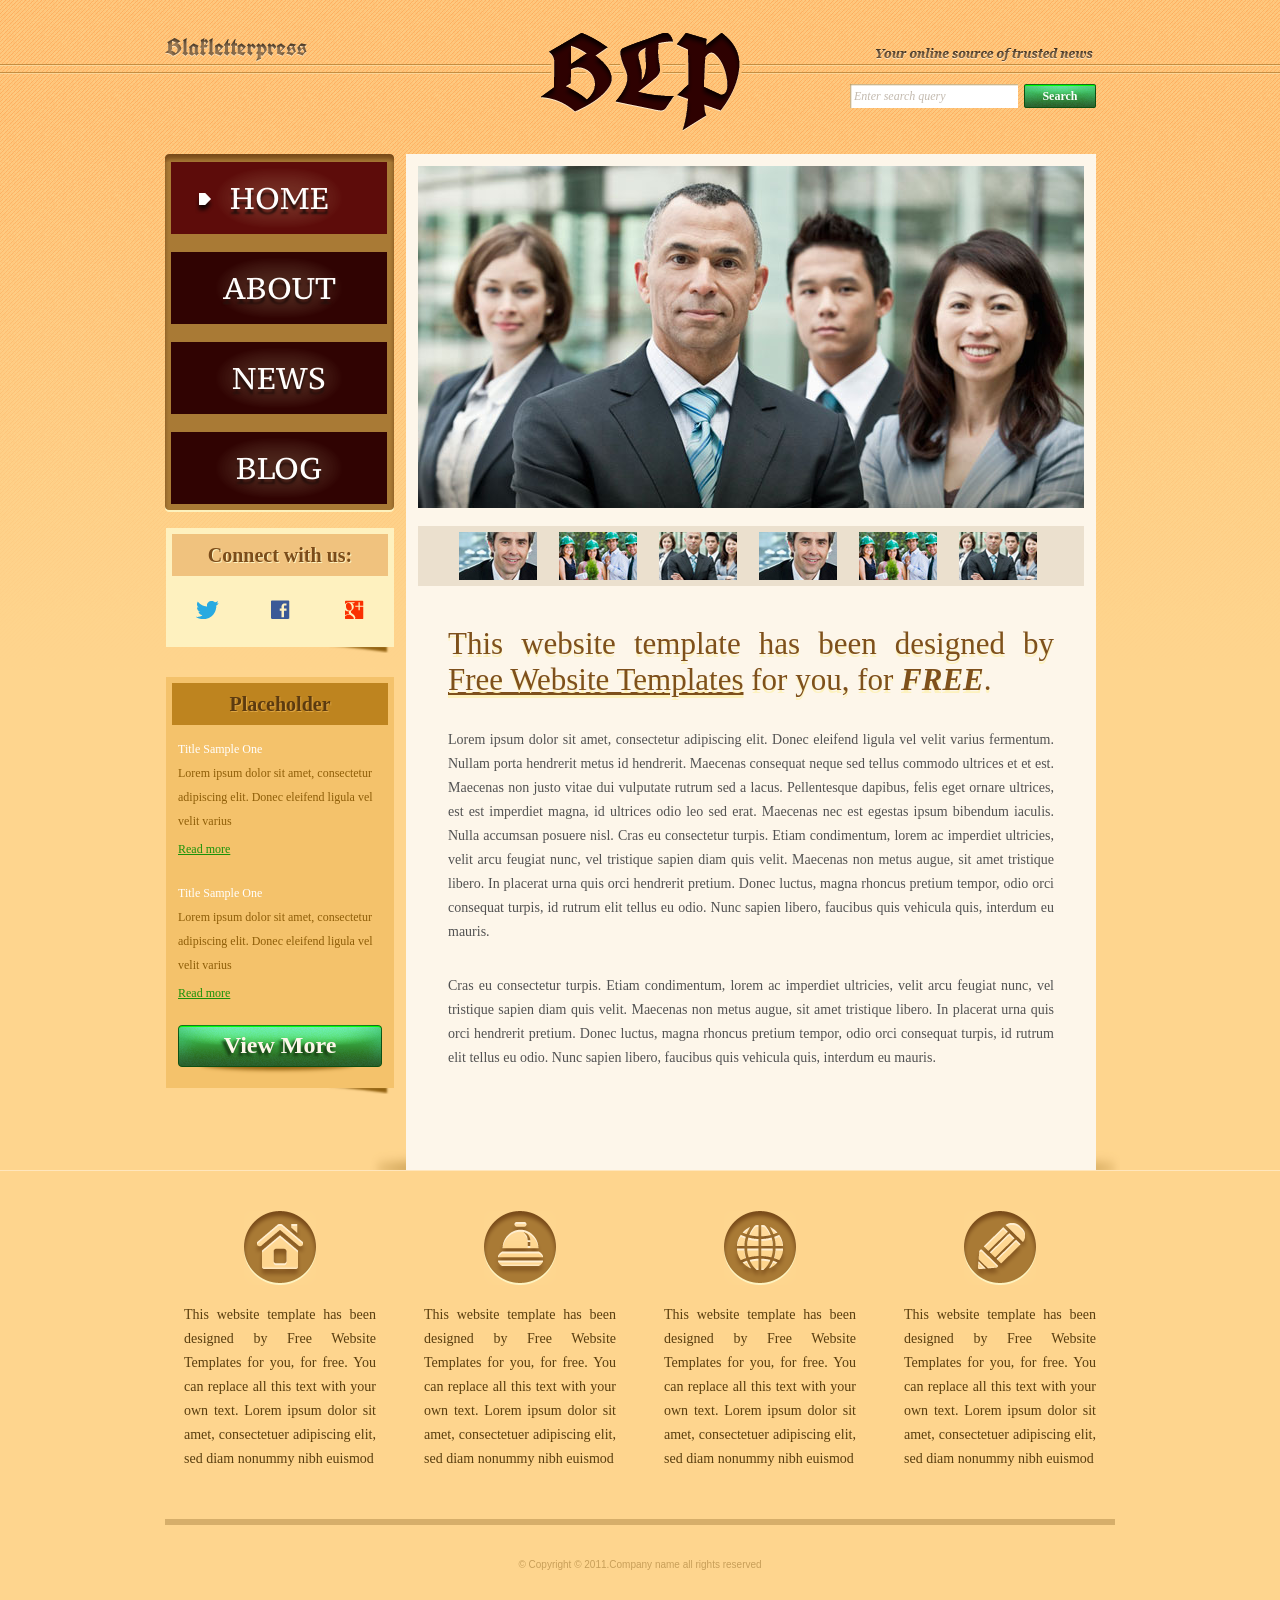
<file: html_2309/index.html>
<!DOCTYPE html>
<!-- Website template by freewebsitetemplates.com -->
<html>
<head>
	<meta charset="UTF-8">
	<title>Blakletterpress Website Template</title>
	<link rel="stylesheet" href="css/style.css" type="text/css">
</head>
<body>
	<div id="page">
		<div id="header">
			<div id="motto">
				<a href="index.html" class="sitename"><img src="images/blakletterpress.png" height="24" width="142" alt="SiteName"></a>
				<p>
					<img src="images/header-text.png" height="14" width="218" alt="Text">
				</p>
			</div>
			<div id="logo">
				<a href="index.html"><img src="images/logo.png" alt="LOGO"></a>
			</div>
			<div id="searchbar">
				<form action="#" method="post">
					<input type="text" value="Enter search query" class="txtfield" onBlur="javascript:if(this.value==''){this.value=this.defaultValue;}" onFocus="javascript:if(this.value==this.defaultValue){this.value='';}">
					<input type="submit" value="Search" class="btn">
				</form>
			</div>
		</div>
		<div id="contents">
			<div id="main">
				<div id="gallery">
					<div>
						<img src="images/team-large.jpg" alt="Img">
					</div>
					<ul>
						<li>
							<img src="images/smiling.jpg" alt="Img">
						</li>
						<li>
							<img src="images/ecofriends.jpg" alt="Img">
						</li>
						<li>
							<img src="images/team.jpg" alt="Img">
						</li>
						<li>
							<img src="images/smiling.jpg" alt="Img">
						</li>
						<li>
							<img src="images/ecofriends.jpg" alt="Img">
						</li>
						<li>
							<img src="images/team.jpg" alt="Img">
						</li>
					</ul>
				</div>
				<div class="body">
					<h1>This website template has been designed by <a href="http://www.freewebsitetemplates.com/">Free Website Templates</a> for you, for <em>free</em>.</h1>
					<p>
						Lorem ipsum dolor sit amet, consectetur adipiscing elit. Donec eleifend ligula vel velit varius fermentum. Nullam porta hendrerit metus id hendrerit. Maecenas consequat neque sed tellus commodo ultrices et et est. Maecenas non justo vitae dui vulputate rutrum sed a lacus. Pellentesque dapibus, felis eget ornare ultrices, est est imperdiet magna, id ultrices odio leo sed erat. Maecenas nec est egestas ipsum bibendum iaculis. Nulla accumsan posuere nisl. Cras eu consectetur turpis. Etiam condimentum, lorem ac imperdiet ultricies, velit arcu feugiat nunc, vel tristique sapien diam quis velit. Maecenas non metus augue, sit amet tristique libero. In placerat urna quis orci hendrerit pretium. Donec luctus, magna rhoncus pretium tempor, odio orci consequat turpis, id rutrum elit tellus eu odio. Nunc sapien libero, faucibus quis vehicula quis, interdum eu mauris.
					</p>
					<p>
						Cras eu consectetur turpis. Etiam condimentum, lorem ac imperdiet ultricies, velit arcu feugiat nunc, vel tristique sapien diam quis velit. Maecenas non metus augue, sit amet tristique libero. In placerat urna quis orci hendrerit pretium. Donec luctus, magna rhoncus pretium tempor, odio orci consequat turpis, id rutrum elit tellus eu odio. Nunc sapien libero, faucibus quis vehicula quis, interdum eu mauris.
					</p>
				</div>
			</div>
			<div id="sidebar">
				<div id="navigation">
					<div>
						<ul>
							<li class="selected">
								<a href="index.html">Home</a>
							</li>
							<li>
								<a href="about.html">About</a>
							</li>
							<li>
								<a href="news.html">News</a>
							</li>
							<li>
								<a href="blog.html">Blog</a>
							</li>
						</ul>
					</div>
				</div>
				<div class="section">
					<div id="connect">
						<h2>Connect with us:</h2>
						<a href="http://freewebsitetemplates.com/go/twitter/" target="_blank" class="twitter"></a> <a href="http://freewebsitetemplates.com/go/facebook/" target="_blank" class="facebook"></a> <a href="http://freewebsitetemplates.com/go/googleplus/" target="_blank" class="googleplus"></a>
					</div>
				</div>
				<div class="section">
					<div id="posts">
						<h2>Placeholder</h2>
						<ul>
							<li>
								<h5>Title Sample One</h5>
								<p>
									Lorem ipsum dolor sit amet, consectetur adipiscing elit. Donec eleifend ligula vel velit varius
								</p>
								<a href="news.html" class="more">Read more</a>
							</li>
							<li>
								<h5>Title Sample One</h5>
								<p>
									Lorem ipsum dolor sit amet, consectetur adipiscing elit. Donec eleifend ligula vel velit varius
								</p>
								<a href="news.html" class="more">Read more</a>
							</li>
						</ul>
						<a href="news.html" class="btn2">View More</a>
					</div>
				</div>
			</div>
		</div>
		<div id="footer">
			<div>
				<ul id="featured">
					<li>
						<a href="index.html" class="home"></a>
						<p>
							This website template has been designed by Free Website Templates for you, for free. You can replace all this text with your own text. Lorem ipsum dolor sit amet, consectetuer adipiscing elit, sed diam nonummy nibh euismod
						</p>
					</li>
					<li>
						<a href="index.html" class="bell"></a>
						<p>
							This website template has been designed by Free Website Templates for you, for free. You can replace all this text with your own text. Lorem ipsum dolor sit amet, consectetuer adipiscing elit, sed diam nonummy nibh euismod
						</p>
					</li>
					<li>
						<a href="index.html" class="globe"></a>
						<p>
							This website template has been designed by Free Website Templates for you, for free. You can replace all this text with your own text. Lorem ipsum dolor sit amet, consectetuer adipiscing elit, sed diam nonummy nibh euismod
						</p>
					</li>
					<li>
						<a href="index.html" class="pencil"></a>
						<p>
							This website template has been designed by Free Website Templates for you, for free. You can replace all this text with your own text. Lorem ipsum dolor sit amet, consectetuer adipiscing elit, sed diam nonummy nibh euismod
						</p>
					</li>
				</ul>
				<p id="footnote">
					© Copyright © 2011.Company name all rights reserved
				</p>
			</div>
		</div>
	</div>
</body>
</html>
</file>
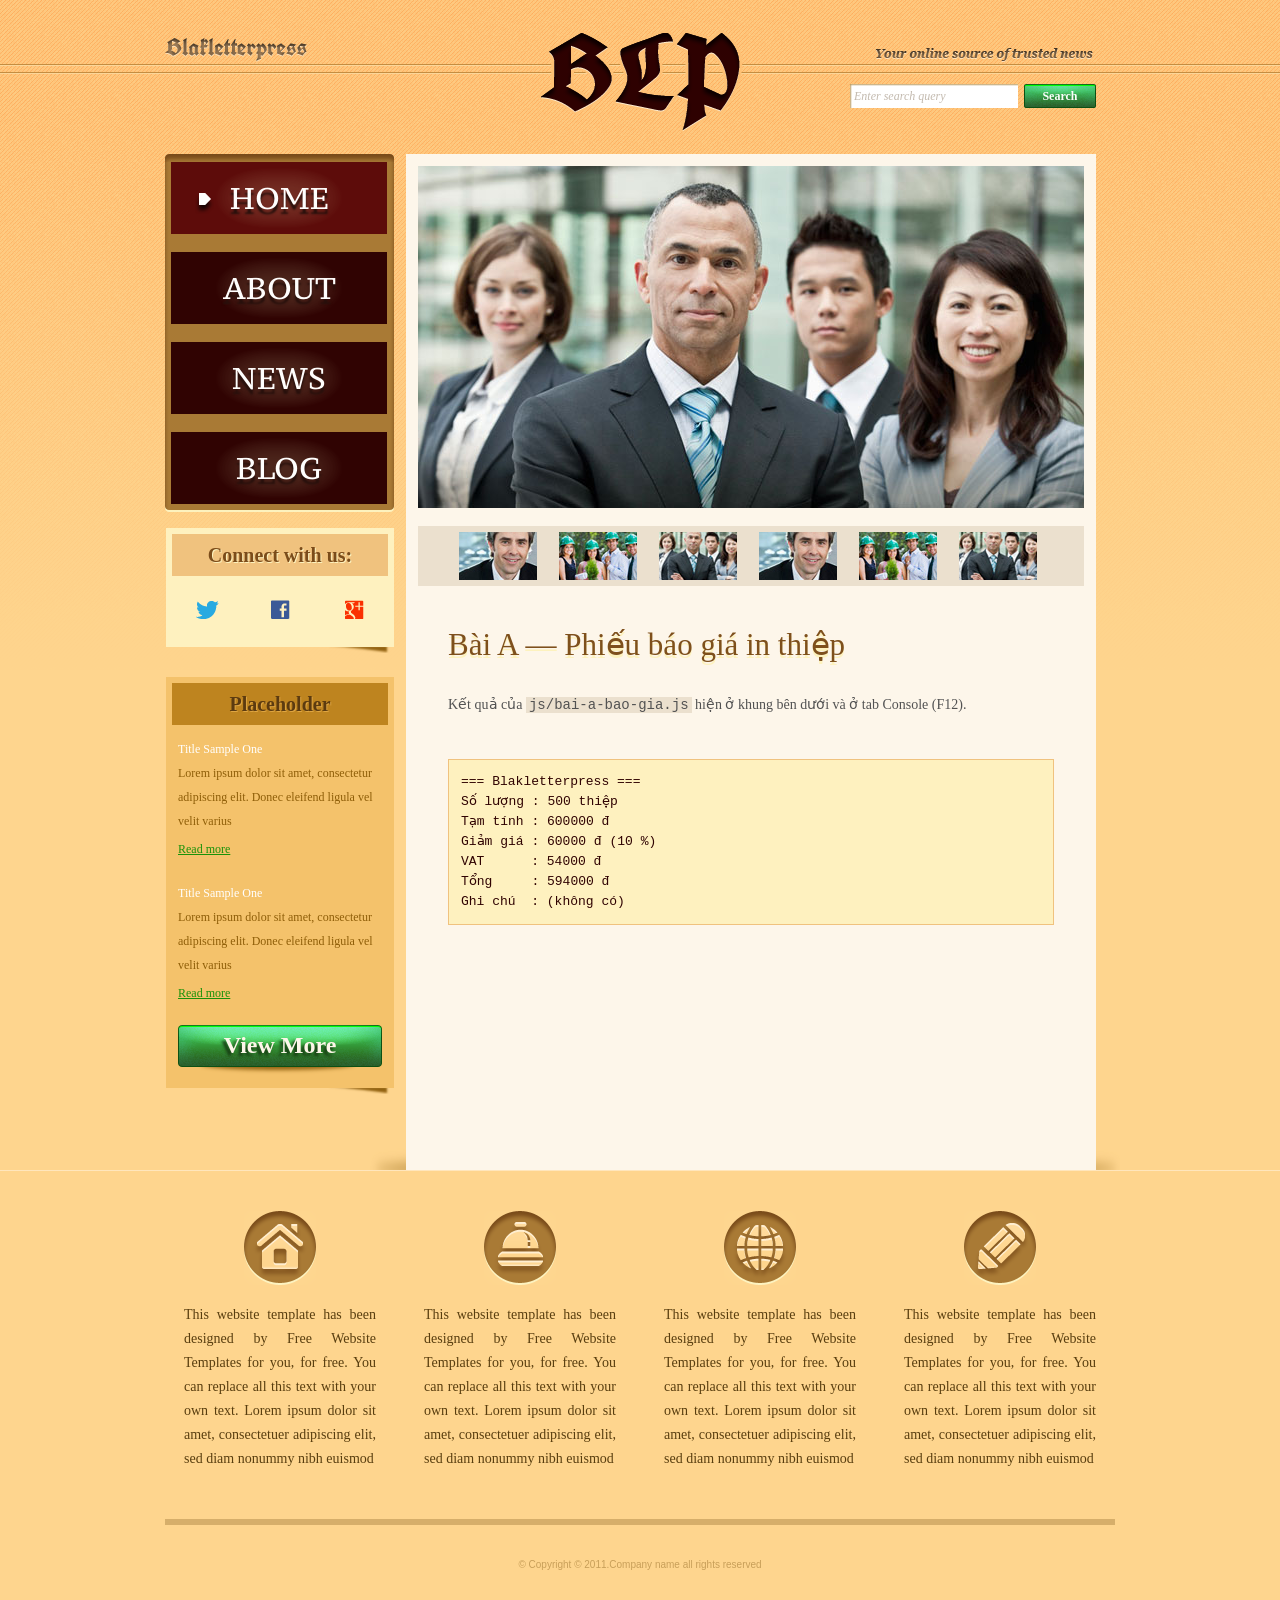
<file: js_1410/Btap01_JS/index.html>
<!DOCTYPE html>
<!-- Website template by freewebsitetemplates.com -->
<html>
<head>
	<meta charset="UTF-8">
	<title>Bài A – Phiếu báo giá | Blakletterpress</title>
	<link rel="stylesheet" href="css/style.css" type="text/css">
	<link rel="stylesheet" href="css/bai-js.css" type="text/css">
</head>
<body>
	<div id="page">
		<div id="header">
			<div id="motto">
				<a href="index.html" class="sitename"><img src="images/blakletterpress.png" height="24" width="142" alt="SiteName"></a>
				<p>
					<img src="images/header-text.png" height="14" width="218" alt="Text">
				</p>
			</div>
			<div id="logo">
				<a href="index.html"><img src="images/logo.png" alt="LOGO"></a>
			</div>
			<div id="searchbar">
				<form action="#" method="post">
					<input type="text" value="Enter search query" class="txtfield" onBlur="javascript:if(this.value==''){this.value=this.defaultValue;}" onFocus="javascript:if(this.value==this.defaultValue){this.value='';}">
					<input type="submit" value="Search" class="btn">
				</form>
			</div>
		</div>
		<div id="contents">
			<div id="main">
				<div id="gallery">
					<div>
						<img src="images/team-large.jpg" alt="Img">
					</div>
					<ul>
						<li>
							<img src="images/smiling.jpg" alt="Img">
						</li>
						<li>
							<img src="images/ecofriends.jpg" alt="Img">
						</li>
						<li>
							<img src="images/team.jpg" alt="Img">
						</li>
						<li>
							<img src="images/smiling.jpg" alt="Img">
						</li>
						<li>
							<img src="images/ecofriends.jpg" alt="Img">
						</li>
						<li>
							<img src="images/team.jpg" alt="Img">
						</li>
					</ul>
				</div>
				<div class="body">
					<h1>Bài A — Phiếu báo giá in thiệp</h1>
					<p>
						Kết quả của <code>js/bai-a-bao-gia.js</code> hiện ở khung bên dưới và ở tab Console (F12).
					</p>
					<pre id="ket-qua"></pre>
				</div>
			</div>
			<div id="sidebar">
				<div id="navigation">
					<div>
						<ul>
							<li class="selected">
								<a href="index.html">Home</a>
							</li>
							<li>
								<a href="about.html">About</a>
							</li>
							<li>
								<a href="news.html">News</a>
							</li>
							<li>
								<a href="blog.html">Blog</a>
							</li>
						</ul>
					</div>
				</div>
				<div class="section">
					<div id="connect">
						<h2>Connect with us:</h2>
						<a href="http://freewebsitetemplates.com/go/twitter/" target="_blank" class="twitter"></a> <a href="http://freewebsitetemplates.com/go/facebook/" target="_blank" class="facebook"></a> <a href="http://freewebsitetemplates.com/go/googleplus/" target="_blank" class="googleplus"></a>
					</div>
				</div>
				<div class="section">
					<div id="posts">
						<h2>Placeholder</h2>
						<ul>
							<li>
								<h5>Title Sample One</h5>
								<p>
									Lorem ipsum dolor sit amet, consectetur adipiscing elit. Donec eleifend ligula vel velit varius
								</p>
								<a href="news.html" class="more">Read more</a>
							</li>
							<li>
								<h5>Title Sample One</h5>
								<p>
									Lorem ipsum dolor sit amet, consectetur adipiscing elit. Donec eleifend ligula vel velit varius
								</p>
								<a href="news.html" class="more">Read more</a>
							</li>
						</ul>
						<a href="news.html" class="btn2">View More</a>
					</div>
				</div>
			</div>
		</div>
		<div id="footer">
			<div>
				<ul id="featured">
					<li>
						<a href="index.html" class="home"></a>
						<p>
							This website template has been designed by Free Website Templates for you, for free. You can replace all this text with your own text. Lorem ipsum dolor sit amet, consectetuer adipiscing elit, sed diam nonummy nibh euismod
						</p>
					</li>
					<li>
						<a href="index.html" class="bell"></a>
						<p>
							This website template has been designed by Free Website Templates for you, for free. You can replace all this text with your own text. Lorem ipsum dolor sit amet, consectetuer adipiscing elit, sed diam nonummy nibh euismod
						</p>
					</li>
					<li>
						<a href="index.html" class="globe"></a>
						<p>
							This website template has been designed by Free Website Templates for you, for free. You can replace all this text with your own text. Lorem ipsum dolor sit amet, consectetuer adipiscing elit, sed diam nonummy nibh euismod
						</p>
					</li>
					<li>
						<a href="index.html" class="pencil"></a>
						<p>
							This website template has been designed by Free Website Templates for you, for free. You can replace all this text with your own text. Lorem ipsum dolor sit amet, consectetuer adipiscing elit, sed diam nonummy nibh euismod
						</p>
					</li>
				</ul>
				<p id="footnote">
					© Copyright © 2011.Company name all rights reserved
				</p>
			</div>
		</div>
	</div>
	<script src="js/ho-tro.js"></script>
	<script src="js/bai-a-bao-gia.js"></script>
</body>
</html>
</file>
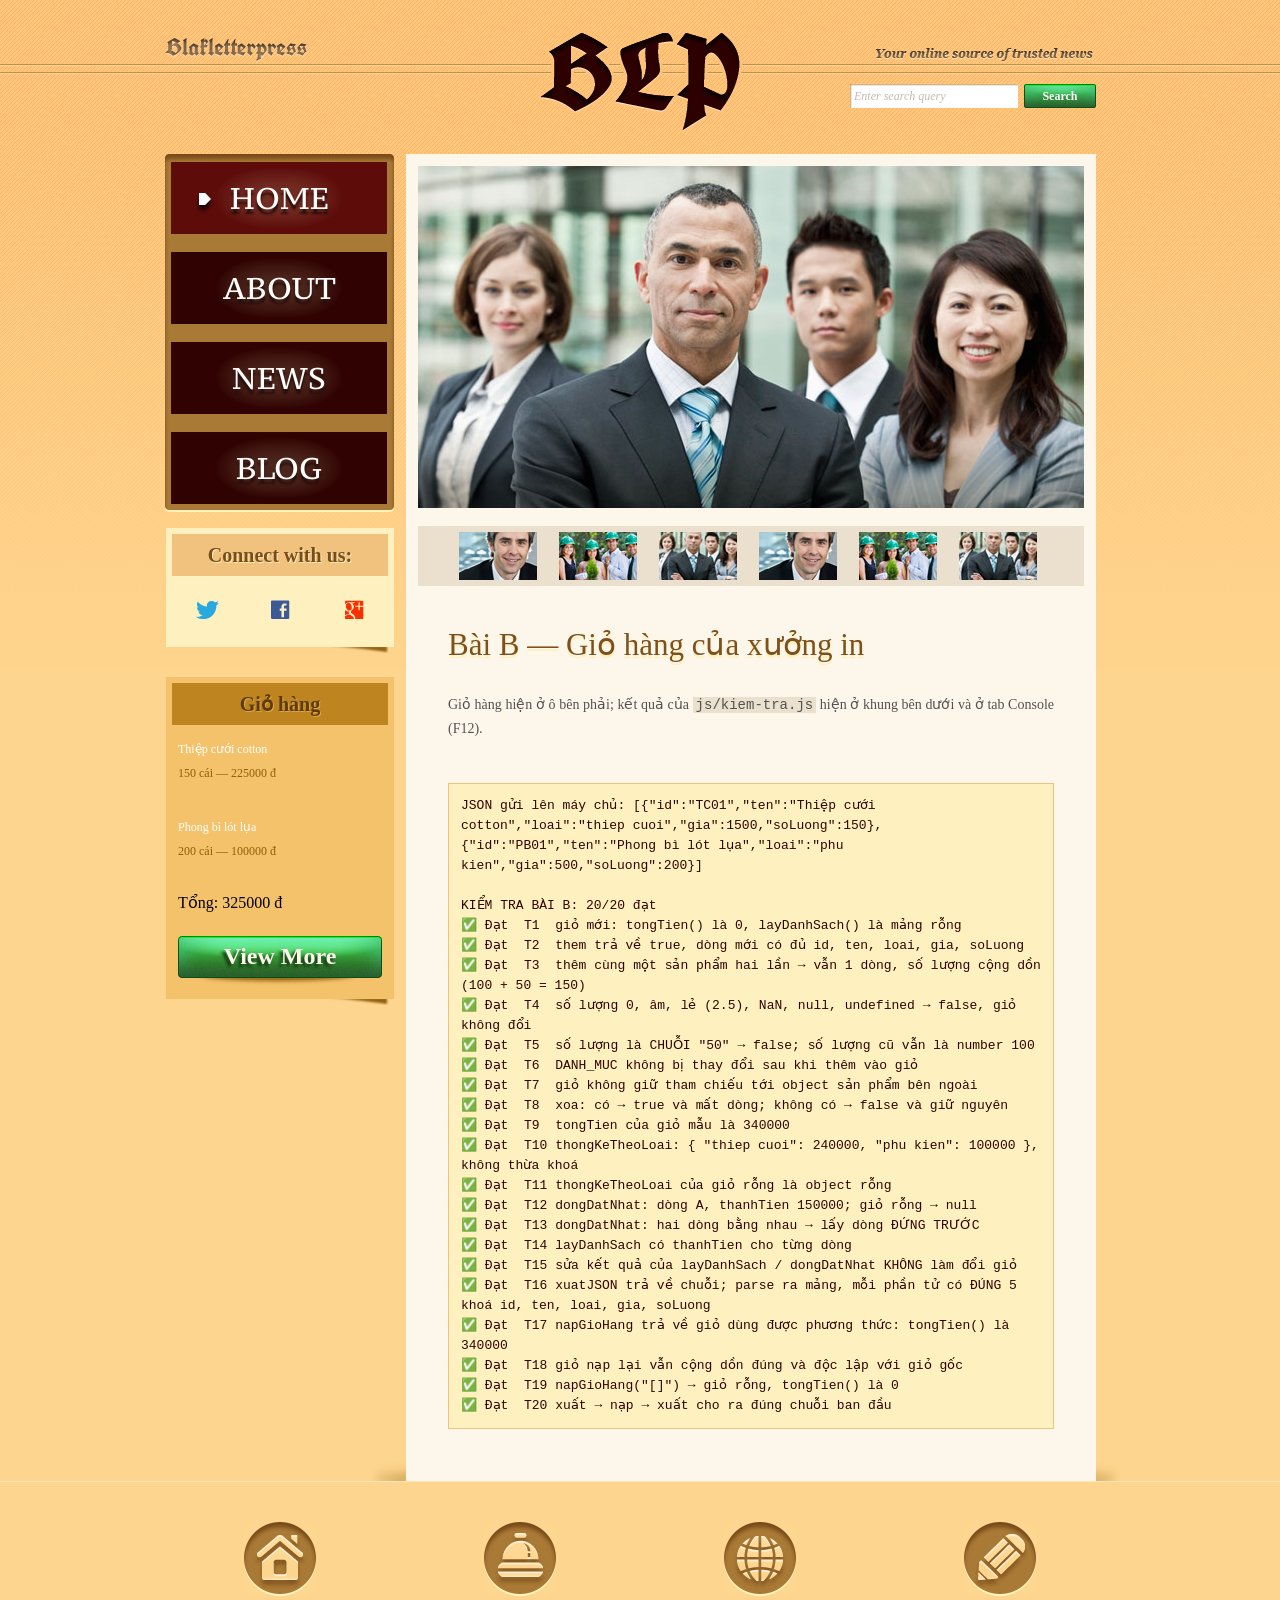
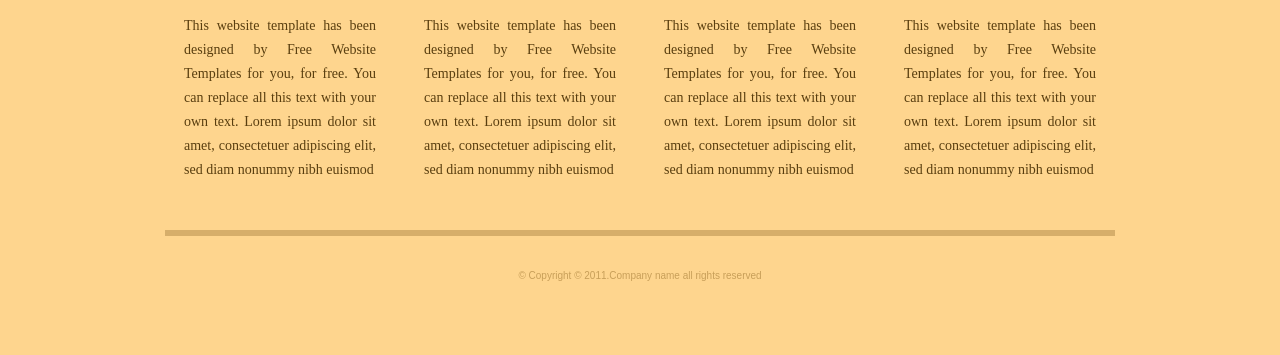
<file: js_1410/Btap02_JS/index.html>
<!DOCTYPE html>
<!-- Website template by freewebsitetemplates.com -->
<html>
<head>
	<meta charset="UTF-8">
	<title>Bài B – Giỏ hàng | Blakletterpress</title>
	<link rel="stylesheet" href="css/style.css" type="text/css">
	<link rel="stylesheet" href="css/bai-js.css" type="text/css">
</head>
<body>
	<div id="page">
		<div id="header">
			<div id="motto">
				<a href="index.html" class="sitename"><img src="images/blakletterpress.png" height="24" width="142" alt="SiteName"></a>
				<p>
					<img src="images/header-text.png" height="14" width="218" alt="Text">
				</p>
			</div>
			<div id="logo">
				<a href="index.html"><img src="images/logo.png" alt="LOGO"></a>
			</div>
			<div id="searchbar">
				<form action="#" method="post">
					<input type="text" value="Enter search query" class="txtfield" onBlur="javascript:if(this.value==''){this.value=this.defaultValue;}" onFocus="javascript:if(this.value==this.defaultValue){this.value='';}">
					<input type="submit" value="Search" class="btn">
				</form>
			</div>
		</div>
		<div id="contents">
			<div id="main">
				<div id="gallery">
					<div>
						<img src="images/team-large.jpg" alt="Img">
					</div>
					<ul>
						<li>
							<img src="images/smiling.jpg" alt="Img">
						</li>
						<li>
							<img src="images/ecofriends.jpg" alt="Img">
						</li>
						<li>
							<img src="images/team.jpg" alt="Img">
						</li>
						<li>
							<img src="images/smiling.jpg" alt="Img">
						</li>
						<li>
							<img src="images/ecofriends.jpg" alt="Img">
						</li>
						<li>
							<img src="images/team.jpg" alt="Img">
						</li>
					</ul>
				</div>
				<div class="body">
					<h1>Bài B — Giỏ hàng của xưởng in</h1>
					<p>
						Giỏ hàng hiện ở ô bên phải; kết quả của <code>js/kiem-tra.js</code> hiện ở khung bên dưới và ở tab Console (F12).
					</p>
					<pre id="ket-qua"></pre>
				</div>
			</div>
			<div id="sidebar">
				<div id="navigation">
					<div>
						<ul>
							<li class="selected">
								<a href="index.html">Home</a>
							</li>
							<li>
								<a href="about.html">About</a>
							</li>
							<li>
								<a href="news.html">News</a>
							</li>
							<li>
								<a href="blog.html">Blog</a>
							</li>
						</ul>
					</div>
				</div>
				<div class="section">
					<div id="connect">
						<h2>Connect with us:</h2>
						<a href="http://freewebsitetemplates.com/go/twitter/" target="_blank" class="twitter"></a> <a href="http://freewebsitetemplates.com/go/facebook/" target="_blank" class="facebook"></a> <a href="http://freewebsitetemplates.com/go/googleplus/" target="_blank" class="googleplus"></a>
					</div>
				</div>
				<div class="section">
					<div id="posts">
						<h2>Giỏ hàng</h2>
						<ul id="gio-hang">
							<li>
								<h5>Title Sample One</h5>
								<p>
									Lorem ipsum dolor sit amet, consectetur adipiscing elit. Donec eleifend ligula vel velit varius
								</p>
								<a href="news.html" class="more">Read more</a>
							</li>
							<li>
								<h5>Title Sample One</h5>
								<p>
									Lorem ipsum dolor sit amet, consectetur adipiscing elit. Donec eleifend ligula vel velit varius
								</p>
								<a href="news.html" class="more">Read more</a>
							</li>
						</ul>
						<a href="news.html" class="btn2">View More</a>
					</div>
				</div>
			</div>
		</div>
		<div id="footer">
			<div>
				<ul id="featured">
					<li>
						<a href="index.html" class="home"></a>
						<p>
							This website template has been designed by Free Website Templates for you, for free. You can replace all this text with your own text. Lorem ipsum dolor sit amet, consectetuer adipiscing elit, sed diam nonummy nibh euismod
						</p>
					</li>
					<li>
						<a href="index.html" class="bell"></a>
						<p>
							This website template has been designed by Free Website Templates for you, for free. You can replace all this text with your own text. Lorem ipsum dolor sit amet, consectetuer adipiscing elit, sed diam nonummy nibh euismod
						</p>
					</li>
					<li>
						<a href="index.html" class="globe"></a>
						<p>
							This website template has been designed by Free Website Templates for you, for free. You can replace all this text with your own text. Lorem ipsum dolor sit amet, consectetuer adipiscing elit, sed diam nonummy nibh euismod
						</p>
					</li>
					<li>
						<a href="index.html" class="pencil"></a>
						<p>
							This website template has been designed by Free Website Templates for you, for free. You can replace all this text with your own text. Lorem ipsum dolor sit amet, consectetuer adipiscing elit, sed diam nonummy nibh euismod
						</p>
					</li>
				</ul>
				<p id="footnote">
					© Copyright © 2011.Company name all rights reserved
				</p>
			</div>
		</div>
	</div>
	<script src="js/ho-tro.js"></script>
	<script src="js/bai-b-gio-hang.js"></script>
	<script src="js/kiem-tra.js"></script>
</body>
</html>
</file>
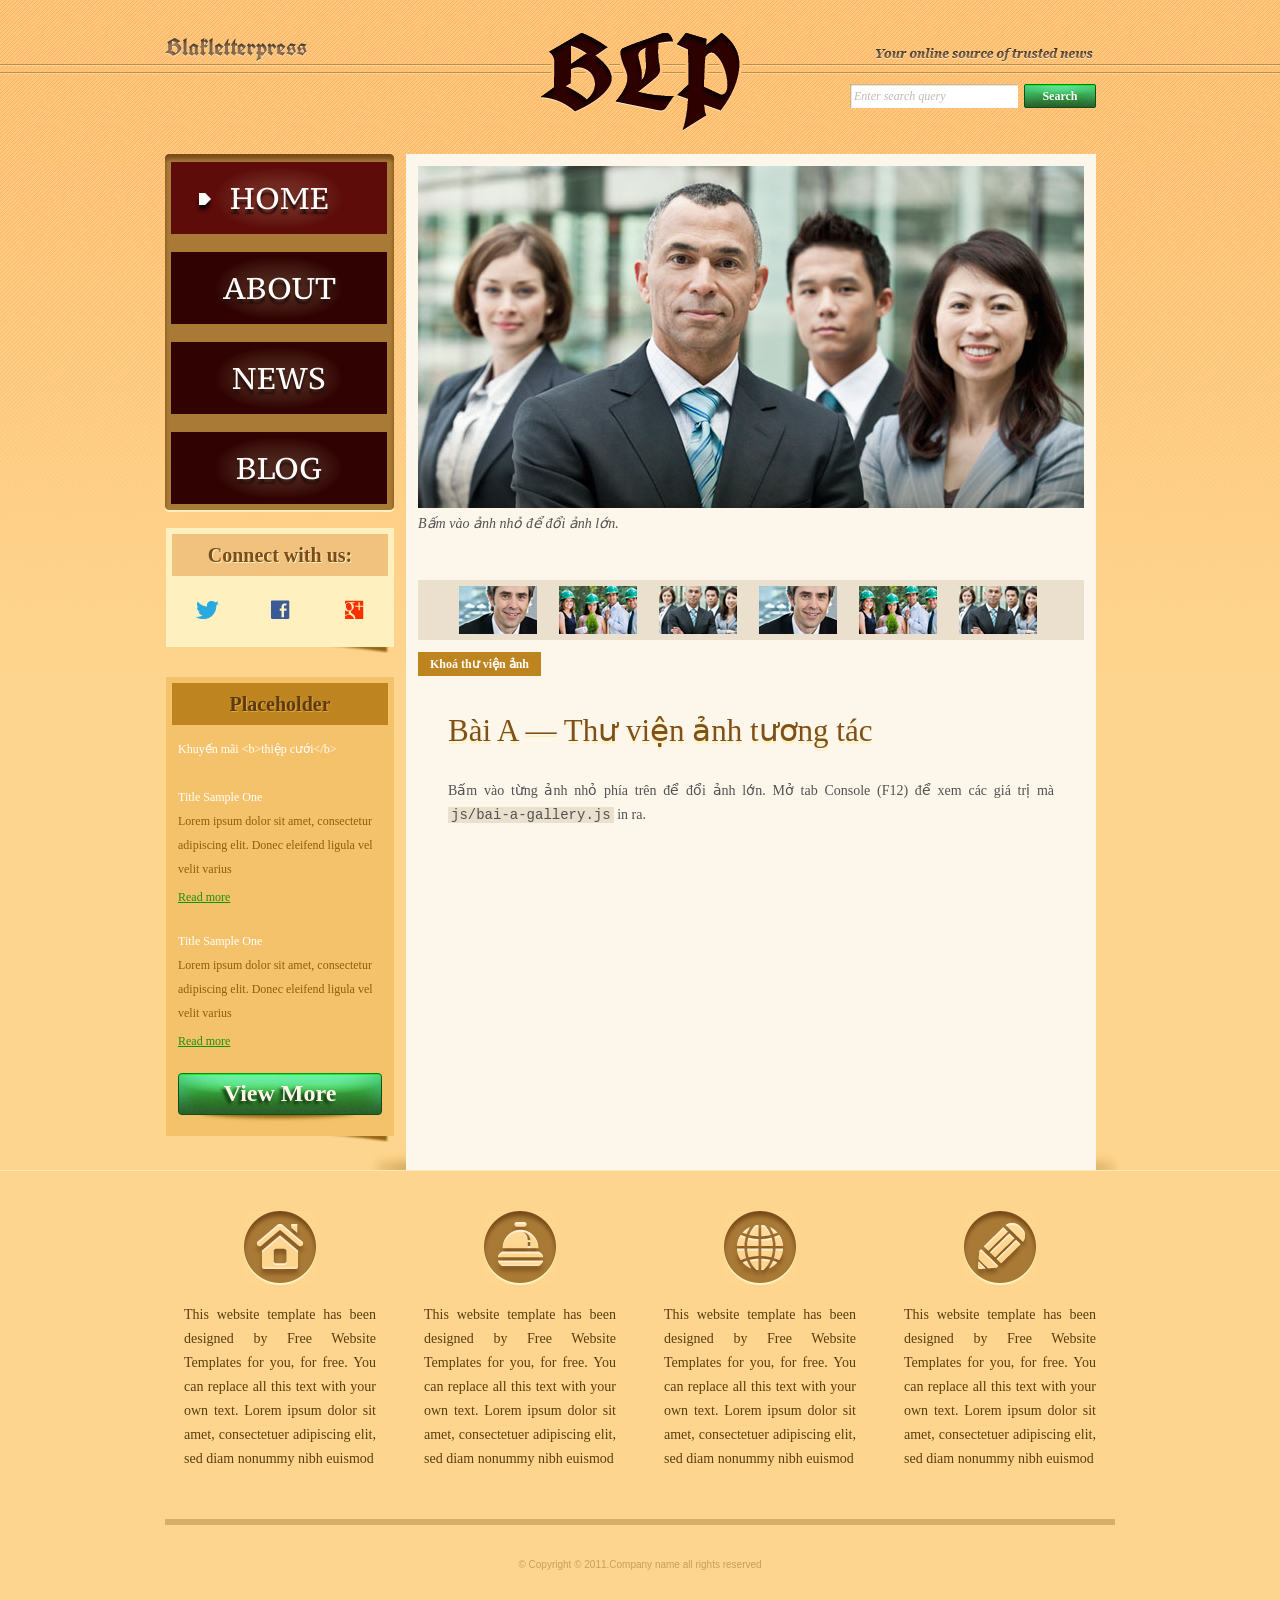
<file: js_1410/Btap03_JS/index.html>
<!DOCTYPE html>
<!-- Website template by freewebsitetemplates.com -->
<html>
<head>
	<meta charset="UTF-8">
	<title>Bài A – Thư viện ảnh | Blakletterpress</title>
	<link rel="stylesheet" href="css/style.css" type="text/css">
	<link rel="stylesheet" href="css/bai-js.css" type="text/css">
</head>
<body>
	<div id="page">
		<div id="header">
			<div id="motto">
				<a href="index.html" class="sitename"><img src="images/blakletterpress.png" height="24" width="142" alt="SiteName"></a>
				<p>
					<img src="images/header-text.png" height="14" width="218" alt="Text">
				</p>
			</div>
			<div id="logo">
				<a href="index.html"><img src="images/logo.png" alt="LOGO"></a>
			</div>
			<div id="searchbar">
				<form action="#" method="post">
					<input type="text" id="o-tim-kiem" value="Enter search query" class="txtfield">
					<input type="submit" value="Search" class="btn">
				</form>
			</div>
		</div>
		<div id="contents">
			<div id="main">
				<div id="gallery">
					<div>
						<img src="images/team-large.jpg" alt="Img">
					</div>
					<ul>
						<li>
							<img src="images/smiling.jpg" alt="meeting">
						</li>
						<li>
							<img src="images/ecofriends.jpg" alt="team-large">
						</li>
						<li>
							<img src="images/team.jpg" alt="team-large">
						</li>
						<li>
							<img src="images/smiling.jpg" alt="meeting">
						</li>
						<li>
							<img src="images/ecofriends.jpg" alt="team-large">
						</li>
						<li>
							<img src="images/team.jpg" alt="team-large">
						</li>
					</ul>
					<button type="button" id="nut-khoa">Khoá thư viện ảnh</button>
				</div>
				<div class="body">
					<h1>Bài A — Thư viện ảnh tương tác</h1>
					<p>
						Bấm vào từng ảnh nhỏ phía trên để đổi ảnh lớn. Mở tab Console (F12) để xem các giá trị mà <code>js/bai-a-gallery.js</code> in ra.
					</p>
				</div>
			</div>
			<div id="sidebar">
				<div id="navigation">
					<div>
						<ul>
							<li class="selected">
								<a href="index.html">Home</a>
							</li>
							<li>
								<a href="about.html">About</a>
							</li>
							<li>
								<a href="news.html">News</a>
							</li>
							<li>
								<a href="blog.html">Blog</a>
							</li>
						</ul>
					</div>
				</div>
				<div class="section">
					<div id="connect">
						<h2>Connect with us:</h2>
						<a href="http://freewebsitetemplates.com/go/twitter/" target="_blank" class="twitter"></a> <a href="http://freewebsitetemplates.com/go/facebook/" target="_blank" class="facebook"></a> <a href="http://freewebsitetemplates.com/go/googleplus/" target="_blank" class="googleplus"></a>
					</div>
				</div>
				<div class="section">
					<div id="posts">
						<h2>Placeholder</h2>
						<ul>
							<li>
								<h5>Title Sample One</h5>
								<p>
									Lorem ipsum dolor sit amet, consectetur adipiscing elit. Donec eleifend ligula vel velit varius
								</p>
								<a href="news.html" class="more">Read more</a>
							</li>
							<li>
								<h5>Title Sample One</h5>
								<p>
									Lorem ipsum dolor sit amet, consectetur adipiscing elit. Donec eleifend ligula vel velit varius
								</p>
								<a href="news.html" class="more">Read more</a>
							</li>
						</ul>
						<a href="news.html" class="btn2">View More</a>
					</div>
				</div>
			</div>
		</div>
		<div id="footer">
			<div>
				<ul id="featured">
					<li>
						<a href="index.html" class="home"></a>
						<p>
							This website template has been designed by Free Website Templates for you, for free. You can replace all this text with your own text. Lorem ipsum dolor sit amet, consectetuer adipiscing elit, sed diam nonummy nibh euismod
						</p>
					</li>
					<li>
						<a href="index.html" class="bell"></a>
						<p>
							This website template has been designed by Free Website Templates for you, for free. You can replace all this text with your own text. Lorem ipsum dolor sit amet, consectetuer adipiscing elit, sed diam nonummy nibh euismod
						</p>
					</li>
					<li>
						<a href="index.html" class="globe"></a>
						<p>
							This website template has been designed by Free Website Templates for you, for free. You can replace all this text with your own text. Lorem ipsum dolor sit amet, consectetuer adipiscing elit, sed diam nonummy nibh euismod
						</p>
					</li>
					<li>
						<a href="index.html" class="pencil"></a>
						<p>
							This website template has been designed by Free Website Templates for you, for free. You can replace all this text with your own text. Lorem ipsum dolor sit amet, consectetuer adipiscing elit, sed diam nonummy nibh euismod
						</p>
					</li>
				</ul>
				<p id="footnote">
					© Copyright © 2011.Company name all rights reserved
				</p>
			</div>
		</div>
	</div>
	<script src="js/bai-a-gallery.js"></script>
</body>
</html>
</file>
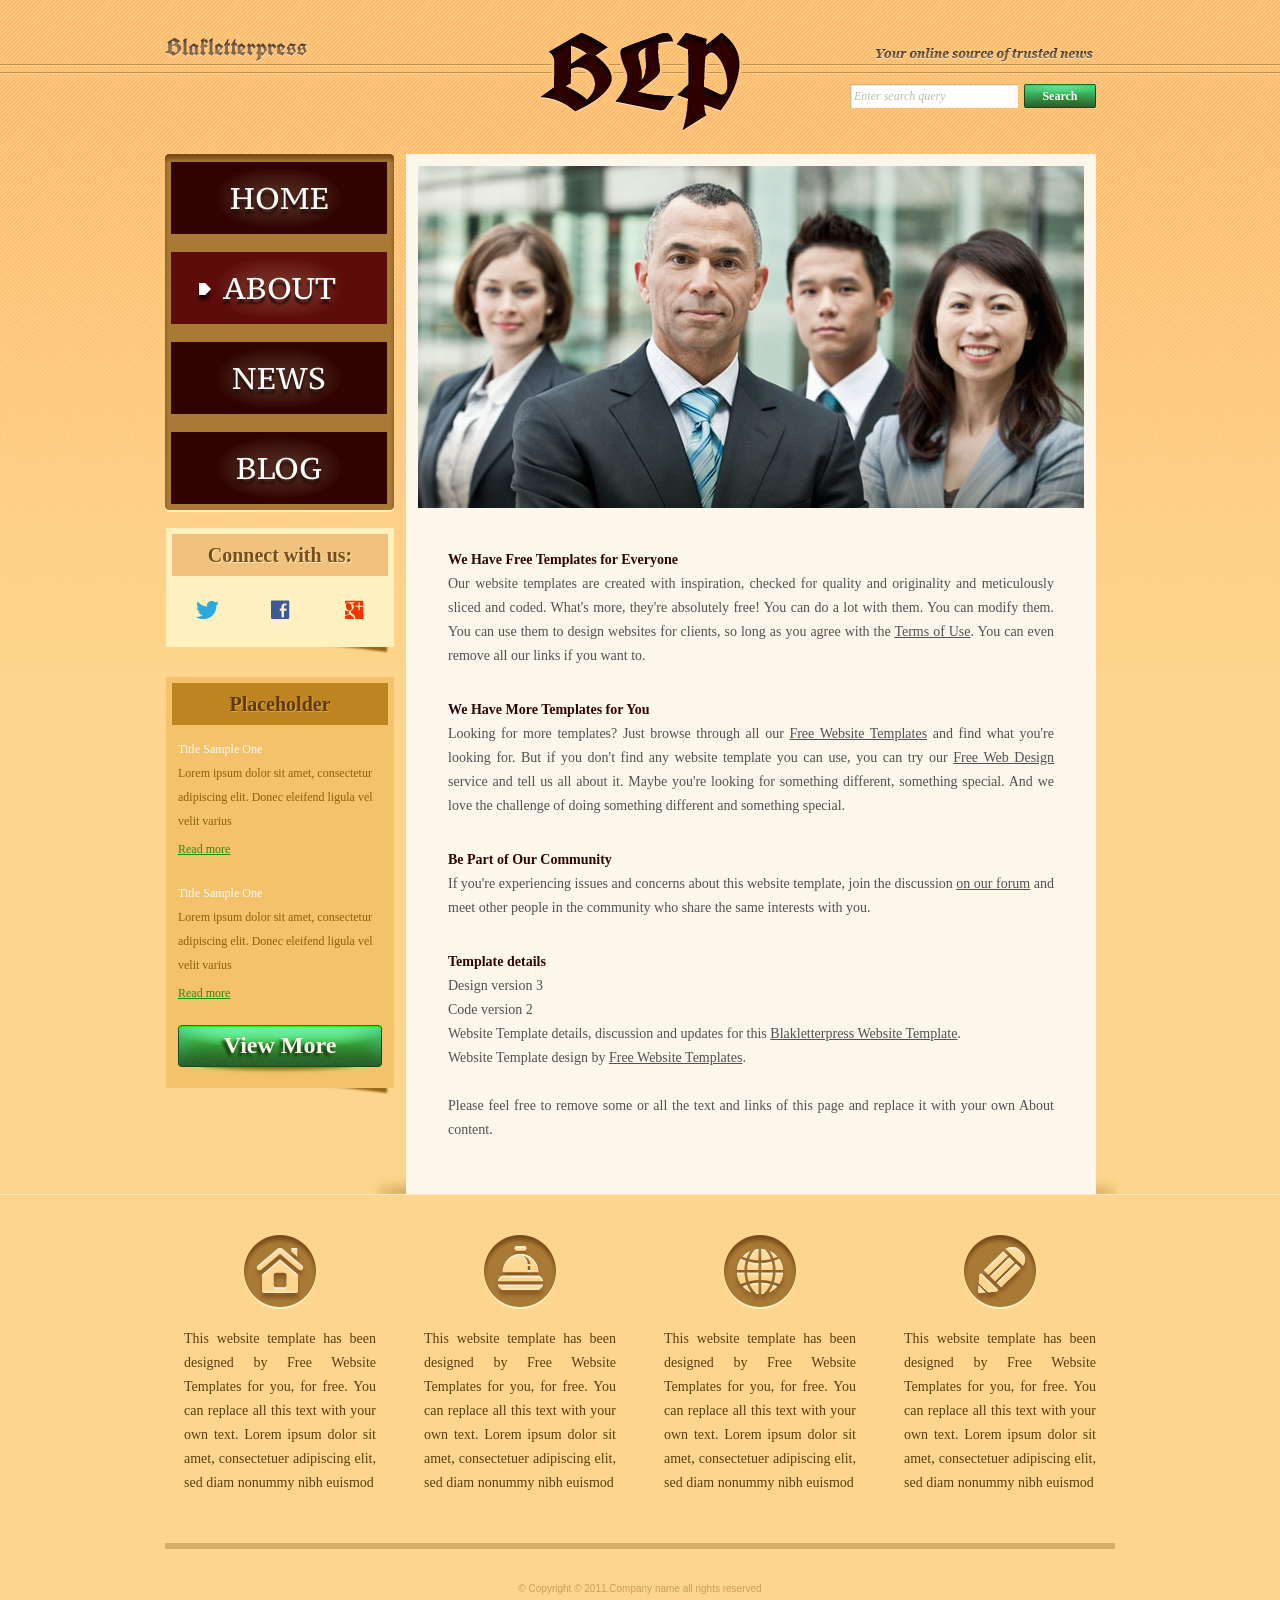
<file: html_2309/about.html>
<!DOCTYPE html>
<!-- Website template by freewebsitetemplates.com -->
<html>
<head>
	<meta charset="UTF-8">
	<title>About - Blakletterpress Website Template</title>
	<link rel="stylesheet" href="css/style.css" type="text/css">
</head>
<body>
	<div id="page">
		<div id="header">
			<div id="motto">
				<a href="index.html" class="sitename"><img src="images/blakletterpress.png" height="24" width="142" alt="SiteName"></a>
				<p>
					<img src="images/header-text.png" height="14" width="218" alt="Text">
				</p>
			</div>
			<div id="logo">
				<a href="index.html"><img src="images/logo.png" alt="LOGO"></a>
			</div>
			<div id="searchbar">
				<form action="#" method="post">
					<input type="text" value="Enter search query" class="txtfield" onBlur="javascript:if(this.value==''){this.value=this.defaultValue;}" onFocus="javascript:if(this.value==this.defaultValue){this.value='';}">
					<input type="submit" value="Search" class="btn">
				</form>
			</div>
		</div>
		<div id="contents">
			<div id="main">
				<div id="gallery">
					<div>
						<img src="images/team-large.jpg" alt="Img">
					</div>
				</div>
				<div id="about" class="body">
					<h4>We Have Free Templates for Everyone</h4>
					<p>
						Our website templates are created with inspiration, checked for quality and originality and meticulously sliced and coded. What's more, they're absolutely free! You can do a lot with them. You can modify them. You can use them to design websites for clients, so long as you agree with the <a href="http://www.freewebsitetemplates.com/about/terms/">Terms of Use</a>. You can even remove all our links if you want to.
					</p>
					<h4>We Have More Templates for You</h4>
					<p>
						Looking for more templates? Just browse through all our <a href="http://www.freewebsitetemplates.com/">Free Website Templates</a> and find what you're looking for. But if you don't find any website template you can use, you can try our <a href="http://www.freewebsitetemplates.com/freewebdesign/">Free Web Design</a> service and tell us all about it. Maybe you're looking for something different, something special. And we love the challenge of doing something different and something special.
					</p>
					<h4>Be Part of Our Community</h4>
					<p>
						If you're experiencing issues and concerns about this website template, join the discussion <a href="http://www.freewebsitetemplates.com/forums/">on our forum</a> and meet other people in the community who share the same interests with you.
					</p>
					<h4>Template details</h4>
					<p>
						Design version 3<br> Code version 2<br> Website Template details, discussion and updates for this <a href="http://www.freewebsitetemplates.com/forums/f18/">Blakletterpress Website Template</a>.<br> Website Template design by <a href="http://www.freewebsitetemplates.com/">Free Website Templates</a>.<br><br> Please feel free to remove some or all the text and links of this page and replace it with your own About content.
					</p>
				</div>
			</div>
			<div id="sidebar">
				<div id="navigation">
					<div>
						<ul>
							<li>
								<a href="index.html">Home</a>
							</li>
							<li class="selected">
								<a href="about.html">About</a>
							</li>
							<li>
								<a href="news.html">News</a>
							</li>
							<li>
								<a href="blog.html">Blog</a>
							</li>
						</ul>
					</div>
				</div>
				<div class="section">
					<div id="connect">
						<h2>Connect with us:</h2>
						<a href="http://freewebsitetemplates.com/go/twitter/" target="_blank" class="twitter"></a> <a href="http://freewebsitetemplates.com/go/facebook/" target="_blank" class="facebook"></a> <a href="http://freewebsitetemplates.com/go/googleplus/" target="_blank" class="googleplus"></a>
					</div>
				</div>
				<div class="section">
					<div id="posts">
						<h2>Placeholder</h2>
						<ul>
							<li>
								<h5>Title Sample One</h5>
								<p>
									Lorem ipsum dolor sit amet, consectetur adipiscing elit. Donec eleifend ligula vel velit varius
								</p>
								<a href="news.html" class="more">Read more</a>
							</li>
							<li>
								<h5>Title Sample One</h5>
								<p>
									Lorem ipsum dolor sit amet, consectetur adipiscing elit. Donec eleifend ligula vel velit varius
								</p>
								<a href="news.html" class="more">Read more</a>
							</li>
						</ul>
						<a href="news.html" class="btn2">View More</a>
					</div>
				</div>
			</div>
		</div>
		<div id="footer">
			<div>
				<ul id="featured">
					<li>
						<a href="index.html" class="home"></a>
						<p>
							This website template has been designed by Free Website Templates for you, for free. You can replace all this text with your own text. Lorem ipsum dolor sit amet, consectetuer adipiscing elit, sed diam nonummy nibh euismod
						</p>
					</li>
					<li>
						<a href="index.html" class="bell"></a>
						<p>
							This website template has been designed by Free Website Templates for you, for free. You can replace all this text with your own text. Lorem ipsum dolor sit amet, consectetuer adipiscing elit, sed diam nonummy nibh euismod
						</p>
					</li>
					<li>
						<a href="index.html" class="globe"></a>
						<p>
							This website template has been designed by Free Website Templates for you, for free. You can replace all this text with your own text. Lorem ipsum dolor sit amet, consectetuer adipiscing elit, sed diam nonummy nibh euismod
						</p>
					</li>
					<li>
						<a href="index.html" class="pencil"></a>
						<p>
							This website template has been designed by Free Website Templates for you, for free. You can replace all this text with your own text. Lorem ipsum dolor sit amet, consectetuer adipiscing elit, sed diam nonummy nibh euismod
						</p>
					</li>
					</li>
				</ul>
				<p id="footnote">
					© Copyright © 2011.Company name all rights reserved
				</p>
			</div>
		</div>
	</div>
</body>
</html>
</file>
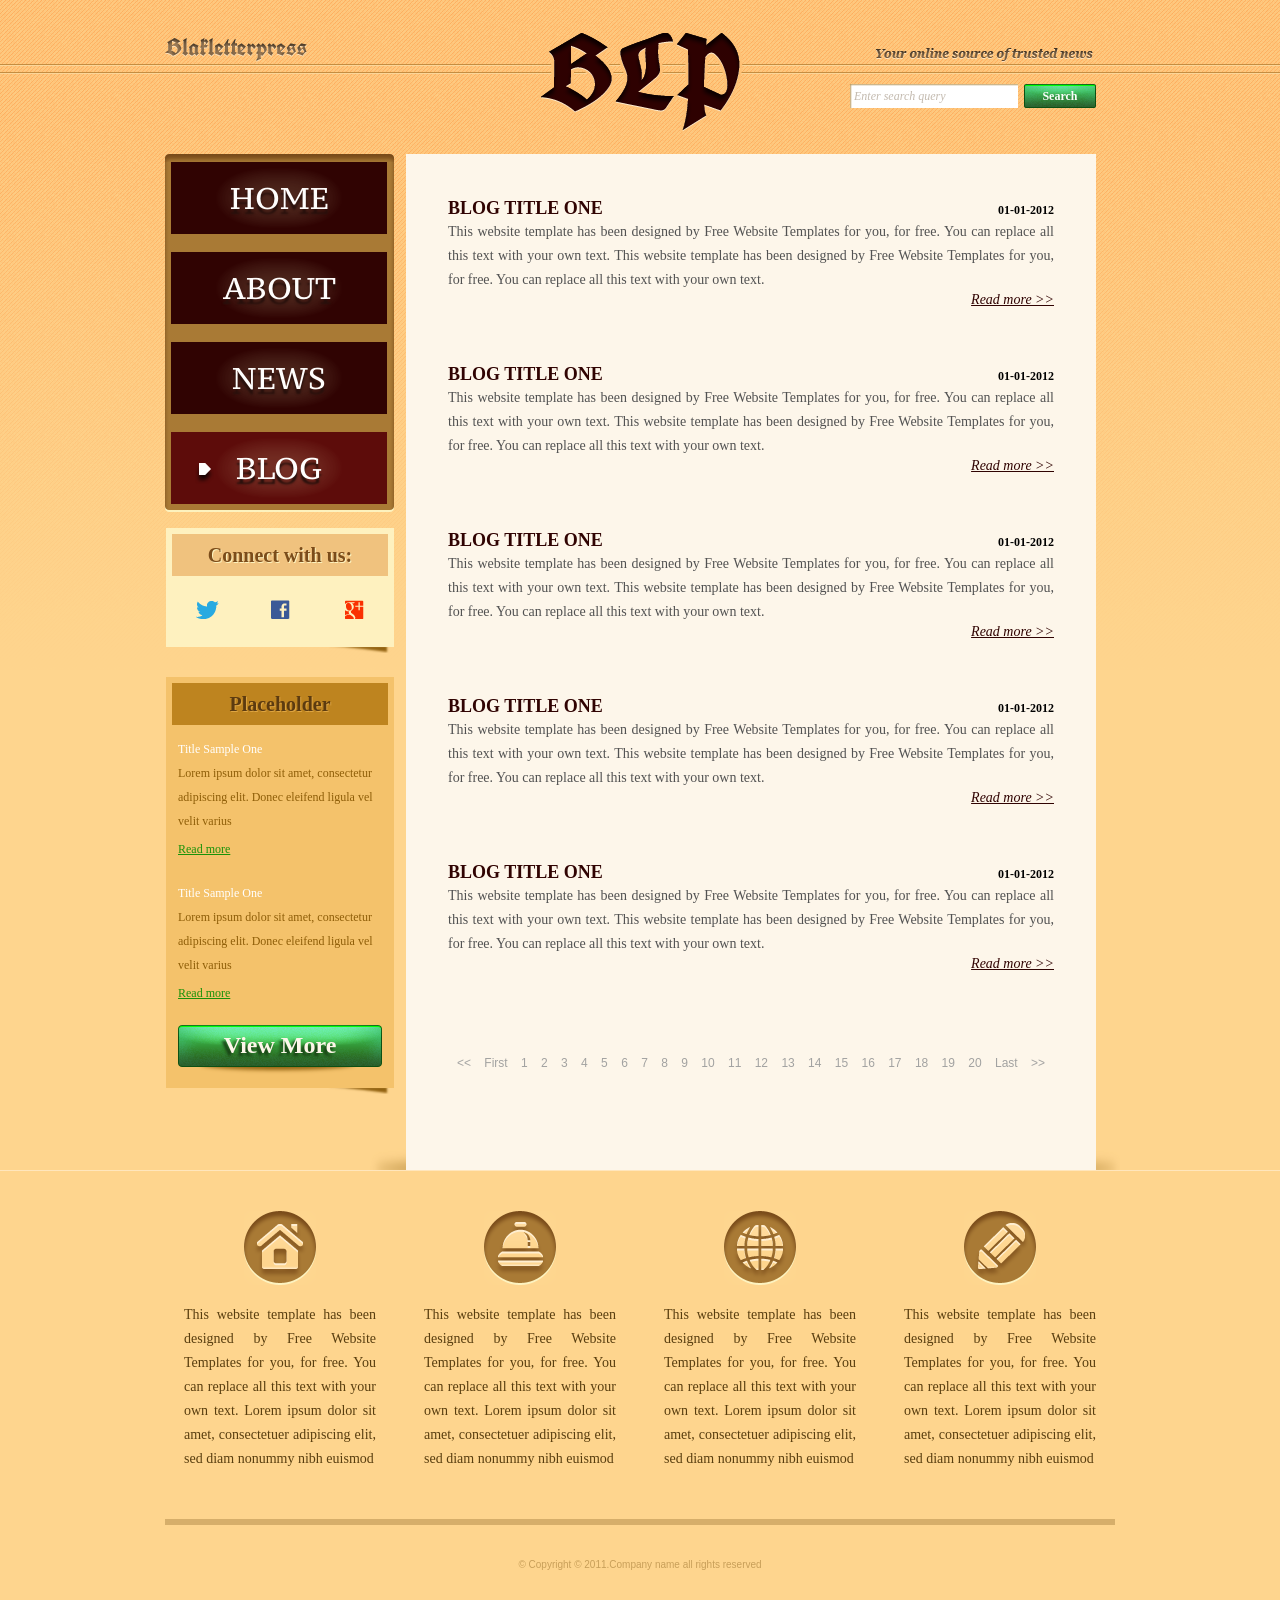
<file: html_2309/blog.html>
<!DOCTYPE html>
<!-- Website template by freewebsitetemplates.com -->
<html>
<head>
	<meta charset="UTF-8">
	<title>Blog - Blakletterpress Website Template</title>
	<link rel="stylesheet" href="css/style.css" type="text/css">
</head>
<body>
	<div id="page">
		<div id="header">
			<div id="motto">
				<a href="index.html" class="sitename"><img src="images/blakletterpress.png" height="24" width="142" alt="SiteName"></a>
				<p>
					<img src="images/header-text.png" height="14" width="218" alt="Text">
				</p>
			</div>
			<div id="logo">
				<a href="index.html"><img src="images/logo.png" alt="LOGO"></a>
			</div>
			<div id="searchbar">
				<form action="#" method="post">
					<input type="text" value="Enter search query" class="txtfield" onBlur="javascript:if(this.value==''){this.value=this.defaultValue;}" onFocus="javascript:if(this.value==this.defaultValue){this.value='';}">
					<input type="submit" value="Search" class="btn">
				</form>
			</div>
		</div>
		<div id="contents">
			<div id="main">
				<div class="body">
					<ul id="list">
						<li>
							<span class="time">01-01-2012</span>
							<h3>BLOG TITLE ONE</h3>
							<p>
								This website template has been designed by Free Website Templates for you, for free. You can replace all this text with your own text. This website template has been designed by Free Website Templates for you, for free. You can replace all this text with your own text.
							</p>
							<a href="blog.html" class="more">Read more >></a>
						</li>
						<li>
							<span class="time">01-01-2012</span>
							<h3>BLOG TITLE ONE</h3>
							<p>
								This website template has been designed by Free Website Templates for you, for free. You can replace all this text with your own text. This website template has been designed by Free Website Templates for you, for free. You can replace all this text with your own text.
							</p>
							<a href="blog.html" class="more">Read more >></a>
						</li>
						<li>
							<span class="time">01-01-2012</span>
							<h3>BLOG TITLE ONE</h3>
							<p>
								This website template has been designed by Free Website Templates for you, for free. You can replace all this text with your own text. This website template has been designed by Free Website Templates for you, for free. You can replace all this text with your own text.
							</p>
							<a href="blog.html" class="more">Read more >></a>
						</li>
						<li>
							<span class="time">01-01-2012</span>
							<h3>BLOG TITLE ONE</h3>
							<p>
								This website template has been designed by Free Website Templates for you, for free. You can replace all this text with your own text. This website template has been designed by Free Website Templates for you, for free. You can replace all this text with your own text.
							</p>
							<a href="blog.html" class="more">Read more >></a>
						</li>
						<li>
							<span class="time">01-01-2012</span>
							<h3>BLOG TITLE ONE</h3>
							<p>
								This website template has been designed by Free Website Templates for you, for free. You can replace all this text with your own text. This website template has been designed by Free Website Templates for you, for free. You can replace all this text with your own text.
							</p>
							<a href="blog.html" class="more">Read more >></a>
						</li>
					</ul>
					<div id="pagination">
						<a href="blog.html">&lt;&lt;</a> <a href="blog.html">First</a> <a href="blog.html">1</a> <a href="blog.html">2</a> <a href="blog.html">3</a> <a href="blog.html">4</a> <a href="blog.html">5</a> <a href="blog.html">6</a> <a href="blog.html">7</a> <a href="blog.html">8</a> <a href="blog.html">9</a> <a href="blog.html">10</a> <a href="blog.html">11</a> <a href="blog.html">12</a> <a href="blog.html">13</a> <a href="blog.html">14</a> <a href="blog.html">15</a> <a href="blog.html">16</a> <a href="blog.html">17</a> <a href="blog.html">18</a> <a href="blog.html">19</a> <a href="blog.html">20</a> <a href="blog.html">Last</a> <a href="blog.html">&gt;&gt;</a>
					</div>
				</div>
			</div>
			<div id="sidebar">
				<div id="navigation">
					<div>
						<ul>
							<li>
								<a href="index.html">Home</a>
							</li>
							<li>
								<a href="about.html">About</a>
							</li>
							<li>
								<a href="news.html">News</a>
							</li>
							<li class="selected">
								<a href="blog.html">Blog</a>
							</li>
						</ul>
					</div>
				</div>
				<div class="section">
					<div id="connect">
						<h2>Connect with us:</h2>
						<a href="http://freewebsitetemplates.com/go/twitter/" target="_blank" class="twitter"></a> <a href="http://freewebsitetemplates.com/go/facebook/" target="_blank" class="facebook"></a> <a href="http://freewebsitetemplates.com/go/googleplus/" target="_blank" class="googleplus"></a>
					</div>
				</div>
				<div class="section">
					<div id="posts">
						<h2>Placeholder</h2>
						<ul>
							<li>
								<h5>Title Sample One</h5>
								<p>
									Lorem ipsum dolor sit amet, consectetur adipiscing elit. Donec eleifend ligula vel velit varius
								</p>
								<a href="news.html" class="more">Read more</a>
							</li>
							<li>
								<h5>Title Sample One</h5>
								<p>
									Lorem ipsum dolor sit amet, consectetur adipiscing elit. Donec eleifend ligula vel velit varius
								</p>
								<a href="news.html" class="more">Read more</a>
							</li>
						</ul>
						<a href="news.html" class="btn2">View More</a>
					</div>
				</div>
			</div>
		</div>
		<div id="footer">
			<div>
				<ul id="featured">
					<li>
						<a href="index.html" class="home"></a>
						<p>
							This website template has been designed by Free Website Templates for you, for free. You can replace all this text with your own text. Lorem ipsum dolor sit amet, consectetuer adipiscing elit, sed diam nonummy nibh euismod
						</p>
					</li>
					<li>
						<a href="index.html" class="bell"></a>
						<p>
							This website template has been designed by Free Website Templates for you, for free. You can replace all this text with your own text. Lorem ipsum dolor sit amet, consectetuer adipiscing elit, sed diam nonummy nibh euismod
						</p>
					</li>
					<li>
						<a href="index.html" class="globe"></a>
						<p>
							This website template has been designed by Free Website Templates for you, for free. You can replace all this text with your own text. Lorem ipsum dolor sit amet, consectetuer adipiscing elit, sed diam nonummy nibh euismod
						</p>
					</li>
					<li>
						<a href="index.html" class="pencil"></a>
						<p>
							This website template has been designed by Free Website Templates for you, for free. You can replace all this text with your own text. Lorem ipsum dolor sit amet, consectetuer adipiscing elit, sed diam nonummy nibh euismod
						</p>
					</li>
				</ul>
				<p id="footnote">
					© Copyright © 2011.Company name all rights reserved
				</p>
			</div>
		</div>
	</div>
</body>
</html>
</file>
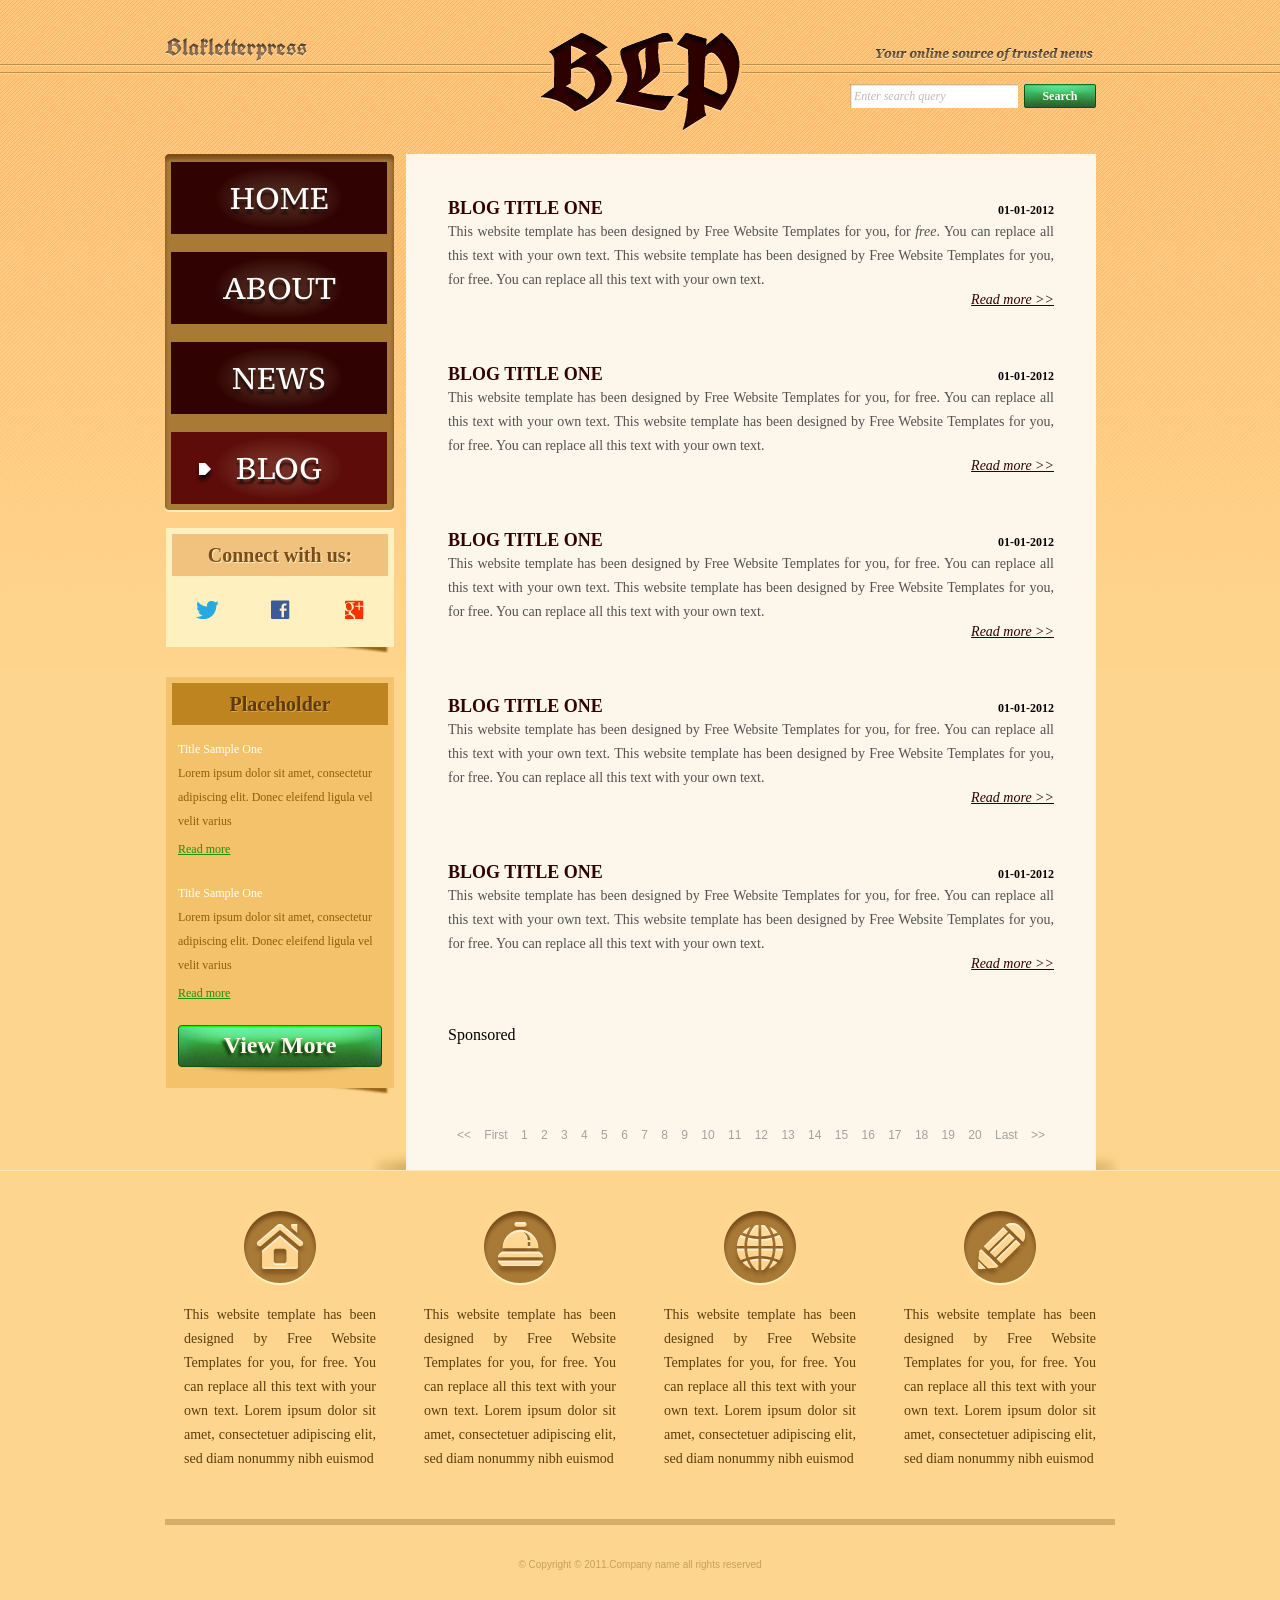
<file: html_2309/blog_fixed.html>
<!DOCTYPE html>
<!-- Website template by freewebsitetemplates.com -->
<html>
<head>
	<meta charset="utf8">
	<title>Blog - Blakletterpress Website Template</title>
	<link rel="stylesheet" href="css/style.css" type="text/css">
</head>
<body>
	<div id="page">
		<div id="header">
			<div id="motto">
				<a href="index.html" class="sitename brand"><img src="images/blakletterpress.png" height="24" width="142" alt="SiteName"></a>
				<p>
					<img src="images/header-text.png" height="14" width="218" alt="Text">
				</p>
			</div>
			<div id="logo">
				<a href="index.html"><img src="images/logo.png" alt="LOGO"></a>
			</div>
			<div id="searchbar">
				<form action="#" method="post">
					<input type="text" value="Enter search query" class="txtfield" onBlur="javascript:if(this.value==''){this.value=this.defaultValue;}" onFocus="javascript:if(this.value==this.defaultValue){this.value='';}">
					<input type="submit" value="Search" class="btn">
				</form>
			</div>
		</div>
		<div id="contents">
			<div id="main">
				<div class="body">
					<ul id="list">
						<li>
							<span class="time">01-01-2012</span>
							<h3>BLOG TITLE ONE</h3>
							<p>
								This website template has been designed by Free Website Templates for you, for <i>free</i>. You can replace all this text with your own text. This website template has been designed by Free Website Templates for you, for free. You can replace all this text with your own text.
							</p>
							<a href="blog.html" class="more">Read more >></a>
						</li>
						<li>
							<span class="time">01-01-2012</span>
							<h3>BLOG TITLE ONE</h3>
							<p>
								This website template has been designed by Free Website Templates for you, for free. You can replace all this text with your own text. This website template has been designed by Free Website Templates for you, for free. You can replace all this text with your own text.
							</p>
							<a href="blog.html" class="more">Read more >></a>
						</li>
						<li>
							<span class="time">01-01-2012</span>
							<h3>BLOG TITLE ONE</h3>
							<p>
								This website template has been designed by Free Website Templates for you, for free. You can replace all this text with your own text. This website template has been designed by Free Website Templates for you, for free. You can replace all this text with your own text.
							</p>
							<a href="blog.html" class="more">Read more >></a>
						</li>
						<li>
							<span class="time">01-01-2012</span>
							<h3>BLOG TITLE ONE</h3>
							<p>
								This website template has been designed by Free Website Templates for you, for free. You can replace all this text with your own text. This website template has been designed by Free Website Templates for you, for free. You can replace all this text with your own text.
							</p>
							<a href="blog.html" class="more">Read more >></a>
						</li>
						<li>
							<span class="time">01-01-2012</span>
							<h3>BLOG TITLE ONE</h3>
							<p>
								This website template has been designed by Free Website Templates for you, for free. You can replace all this text with your own text. This website template has been designed by Free Website Templates for you, for free. You can replace all this text with your own text.
							</p>
							<a href="blog.html" class="more">Read more >></a>
						</li>
						<li class="ad">Sponsored</li>
					</ul>
					<div id="pagination">
						<a href="blog.html">&lt;&lt;</a> <a href="blog.html?page=2&sort=new">First</a> <a href="blog.html">1</a> <a href="blog.html">2</a> <a href="blog.html">3</a> <a href="blog.html">4</a> <a href="blog.html">5</a> <a href="blog.html">6</a> <a href="blog.html">7</a> <a href="blog.html">8</a> <a href="blog.html">9</a> <a href="blog.html">10</a> <a href="blog.html">11</a> <a href="blog.html">12</a> <a href="blog.html">13</a> <a href="blog.html">14</a> <a href="blog.html">15</a> <a href="blog.html">16</a> <a href="blog.html">17</a> <a href="blog.html">18</a> <a href="blog.html">19</a> <a href="blog.html">20</a> <a href="blog.html">Last</a> <a href="blog.html">&gt;&gt;</a>
					</div>
				</div>
			</div>
			<div id="sidebar">
				<div id="navigation">
					<div>
						<ul>
							<li>
								<a href="index.html">Home</a>
							</li>
							<li>
								<a href="about.html">About</a>
							</li>
							<li>
								<a href="news.html">News</a>
							</li>
							<li class="selected">
								<a href="blog.html">Blog</a>
							</li>
						</ul>
					</div>
				</div>
				<div class="section">
					<div id="connect">
						<h2>Connect with us:</h2>
						<a href="http://freewebsitetemplates.com/go/twitter/" target="_blank" class="twitter"></a> <a href="http://freewebsitetemplates.com/go/facebook/" target="_blank" class="facebook"></a> <a href="http://freewebsitetemplates.com/go/googleplus/" target="_blank" class="googleplus"></a>
					</div>
				</div>
				<div class="section">
					<div id="posts">
						<h2>Placeholder</h2>
						<ul>
							<li>
								<h5>Title Sample One</h5>
								<p>
									Lorem ipsum dolor sit amet, consectetur adipiscing elit. Donec eleifend ligula vel velit varius
								</p>
								<a href="news.html" class="more">Read more</a>
							</li>
							<li>
								<h5>Title Sample One</h5>
								<p>
									Lorem ipsum dolor sit amet, consectetur adipiscing elit. Donec eleifend ligula vel velit varius
								</p>
								<a href="news.html" class="more">Read more</a>
							</li>
						</ul>
						<a href="" class="btn2">View More</a>
					</div>
				</div>
			</div>
		</div>
		<div id="footer">
			<div>
				<ul id="featured">
					<li>
						<a href="index.html" class="home"></a>
						<p>
							This website template has been designed by Free Website Templates for you, for free. You can replace all this text with your own text. Lorem ipsum dolor sit amet, consectetuer adipiscing elit, sed diam nonummy nibh euismod
						</p>
					</li>
					<li>
						<a href="index.html" class="bell"></a>
						<p>
							This website template has been designed by Free Website Templates for you, for free. You can replace all this text with your own text. Lorem ipsum dolor sit amet, consectetuer adipiscing elit, sed diam nonummy nibh euismod
						</p>
					</li>
					<li>
						<a href="index.html" class="globe"></a>
						<p>
							This website template has been designed by Free Website Templates for you, for free. You can replace all this text with your own text. Lorem ipsum dolor sit amet, consectetuer adipiscing elit, sed diam nonummy nibh euismod
						</p>
					</li>
					<li>
						<a href="index.html" class="pencil"></a>
						<p>
							This website template has been designed by Free Website Templates for you, for free. You can replace all this text with your own text. Lorem ipsum dolor sit amet, consectetuer adipiscing elit, sed diam nonummy nibh euismod
						</p>
					</li>
				</ul>
				<p id="footnote">
					© Copyright © 2011.Company name all rights reserved
				</p>
			</div>
		</div>
	</div>
</body>
</html>
</file>
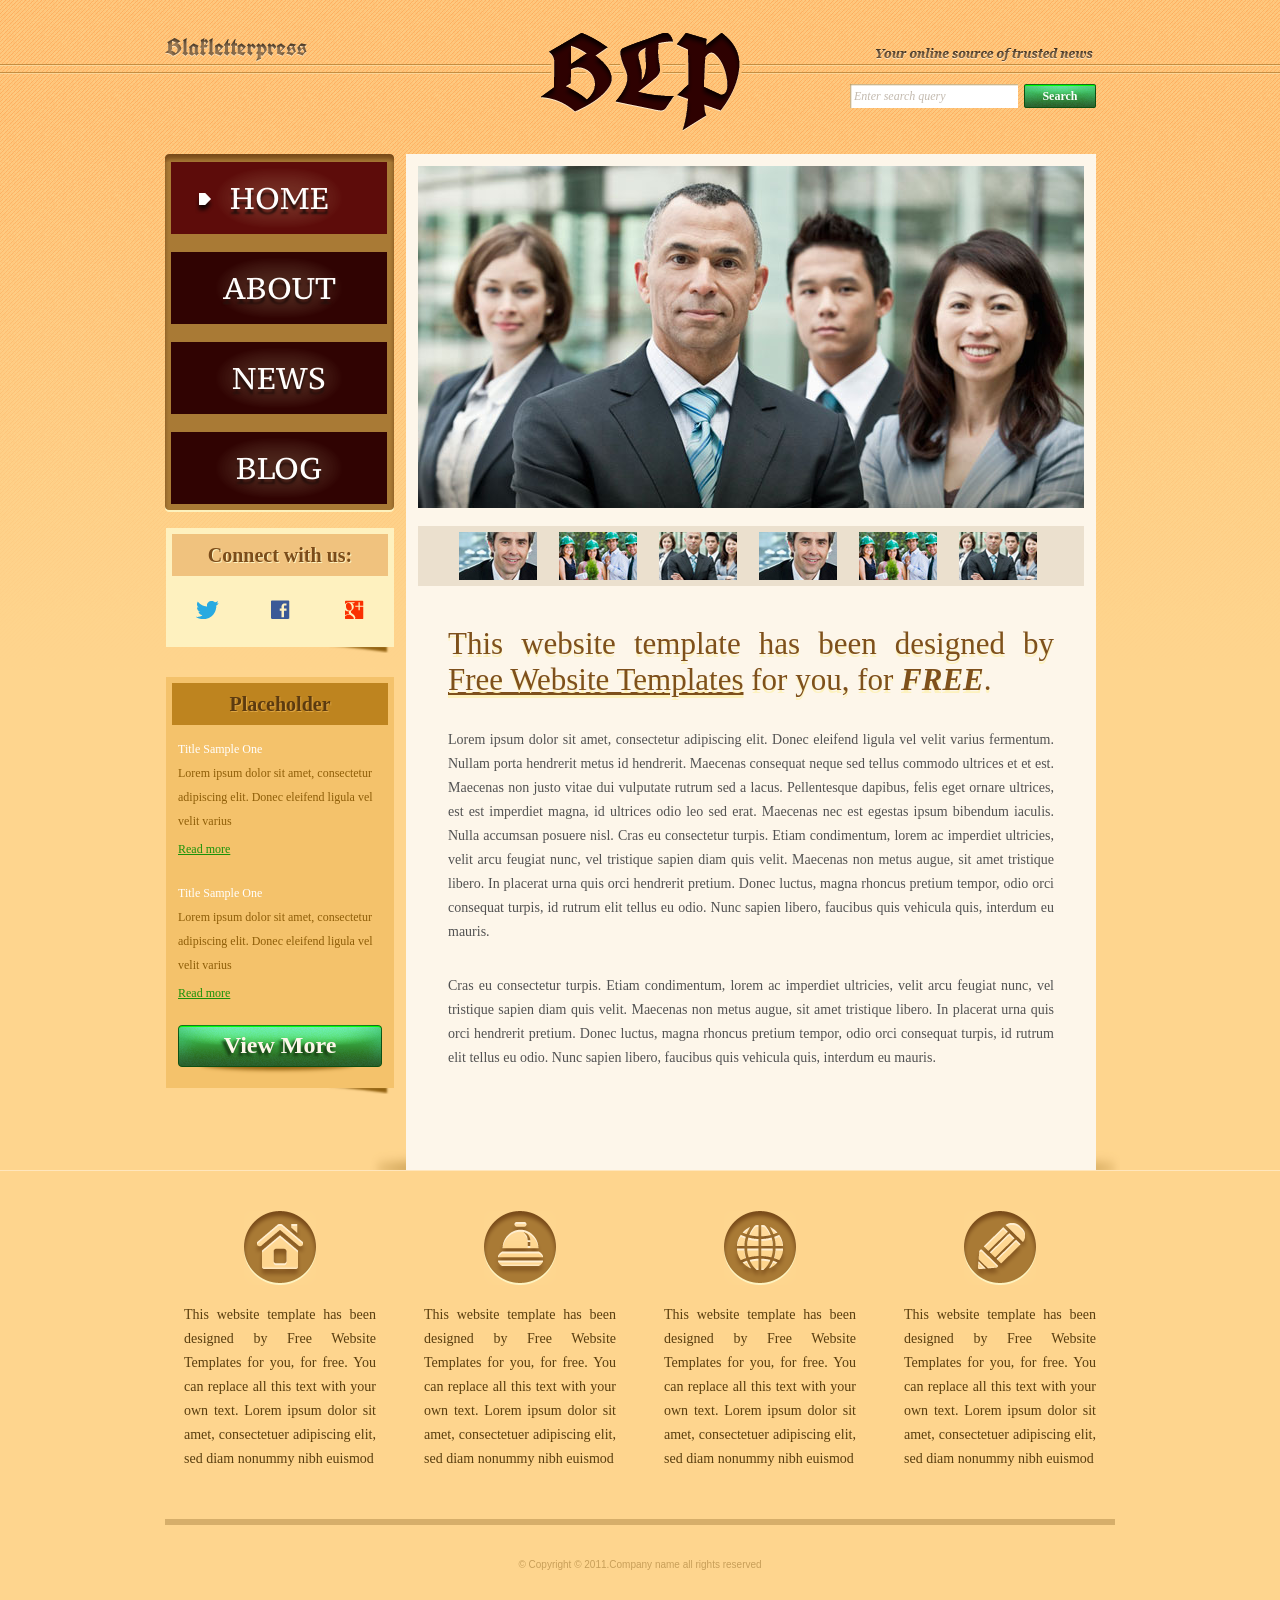
<file: html_2309/index_new.html>
<!DOCTYPE html>
<!-- Website template by freewebsitetemplates.com -->
<html>
<head>
	<meta charset="UTF-8">
	<title>Blakletterpress Website Template</title>
	<link rel="stylesheet" href="css/style.css" type="text/css">
</head>
<body>
	<div id="page">
		<header id="header">
			<div id="motto">
				<a href="index.html" class="sitename"><img src="images/blakletterpress.png" height="24" width="142" alt="SiteName"></a>
				<p>
					<img src="images/header-text.png" height="14" width="218" alt="Text">
				</p>
			</div>
			<div id="logo">
				<a href="index.html"><img src="images/logo.png" alt="LOGO"></a>
			</div>
			<div id="searchbar">
				<form action="#" method="post">
					<input type="text" value="Enter search query" class="txtfield" onBlur="javascript:if(this.value==''){this.value=this.defaultValue;}" onFocus="javascript:if(this.value==this.defaultValue){this.value='';}">
					<input type="submit" value="Search" class="btn">
				</form>
			</div>
		</header>
		<div id="contents">
			<main id="main">
				<div id="gallery">
					<div>
						<img src="images/team-large.jpg" alt="Img">
					</div>
					<ul>
						<li>
							<img src="images/smiling.jpg" alt="Img">
						</li>
						<li>
							<img src="images/ecofriends.jpg" alt="Img">
						</li>
						<li>
							<img src="images/team.jpg" alt="Img">
						</li>
						<li>
							<img src="images/smiling.jpg" alt="Img">
						</li>
						<li>
							<img src="images/ecofriends.jpg" alt="Img">
						</li>
						<li>
							<img src="images/team.jpg" alt="Img">
						</li>
					</ul>
				</div>
				<div class="body">
					<h1>This website template has been designed by <a href="http://www.freewebsitetemplates.com/">Free Website Templates</a> for you, for <em>free</em>.</h1>
					<p>
						Lorem ipsum dolor sit amet, consectetur adipiscing elit. Donec eleifend ligula vel velit varius fermentum. Nullam porta hendrerit metus id hendrerit. Maecenas consequat neque sed tellus commodo ultrices et et est. Maecenas non justo vitae dui vulputate rutrum sed a lacus. Pellentesque dapibus, felis eget ornare ultrices, est est imperdiet magna, id ultrices odio leo sed erat. Maecenas nec est egestas ipsum bibendum iaculis. Nulla accumsan posuere nisl. Cras eu consectetur turpis. Etiam condimentum, lorem ac imperdiet ultricies, velit arcu feugiat nunc, vel tristique sapien diam quis velit. Maecenas non metus augue, sit amet tristique libero. In placerat urna quis orci hendrerit pretium. Donec luctus, magna rhoncus pretium tempor, odio orci consequat turpis, id rutrum elit tellus eu odio. Nunc sapien libero, faucibus quis vehicula quis, interdum eu mauris.
					</p>
					<p>
						Cras eu consectetur turpis. Etiam condimentum, lorem ac imperdiet ultricies, velit arcu feugiat nunc, vel tristique sapien diam quis velit. Maecenas non metus augue, sit amet tristique libero. In placerat urna quis orci hendrerit pretium. Donec luctus, magna rhoncus pretium tempor, odio orci consequat turpis, id rutrum elit tellus eu odio. Nunc sapien libero, faucibus quis vehicula quis, interdum eu mauris.
					</p>
				</div>
			</main>
			<aside id="sidebar">
				<nav id="navigation">
					<div>
						<ul>
							<li class="selected">
								<a href="index.html">Home</a>
							</li>
							<li>
								<a href="about.html">About</a>
							</li>
							<li>
								<a href="news.html">News</a>
							</li>
							<li>
								<a href="blog.html">Blog</a>
							</li>
						</ul>
					</div>
				</nav>
				<div class="section">
					<div id="connect">
						<h2>Connect with us:</h2>
						<a href="http://freewebsitetemplates.com/go/twitter/" target="_blank" class="twitter"></a> <a href="http://freewebsitetemplates.com/go/facebook/" target="_blank" class="facebook"></a> <a href="http://freewebsitetemplates.com/go/googleplus/" target="_blank" class="googleplus"></a>
					</div>
				</div>
				<div class="section">
					<div id="posts">
						<h2>Placeholder</h2>
						<ul>
							<li>
								<h5>Title Sample One</h5>
								<p>
									Lorem ipsum dolor sit amet, consectetur adipiscing elit. Donec eleifend ligula vel velit varius
								</p>
								<a href="news.html" class="more">Read more</a>
							</li>
							<li>
								<h5>Title Sample One</h5>
								<p>
									Lorem ipsum dolor sit amet, consectetur adipiscing elit. Donec eleifend ligula vel velit varius
								</p>
								<a href="news.html" class="more">Read more</a>
							</li>
						</ul>
						<a href="news.html" class="btn2">View More</a>
					</div>
				</div>
			</div>
		</div>
		<footer id="footer">
			<div>
				<ul id="featured">
					<li>
						<a href="index.html" class="home"></a>
						<p>
							This website template has been designed by Free Website Templates for you, for free. You can replace all this text with your own text. Lorem ipsum dolor sit amet, consectetuer adipiscing elit, sed diam nonummy nibh euismod
						</p>
					</li>
					<li>
						<a href="index.html" class="bell"></a>
						<p>
							This website template has been designed by Free Website Templates for you, for free. You can replace all this text with your own text. Lorem ipsum dolor sit amet, consectetuer adipiscing elit, sed diam nonummy nibh euismod
						</p>
					</li>
					<li>
						<a href="index.html" class="globe"></a>
						<p>
							This website template has been designed by Free Website Templates for you, for free. You can replace all this text with your own text. Lorem ipsum dolor sit amet, consectetuer adipiscing elit, sed diam nonummy nibh euismod
						</p>
					</li>
					<li>
						<a href="index.html" class="pencil"></a>
						<p>
							This website template has been designed by Free Website Templates for you, for free. You can replace all this text with your own text. Lorem ipsum dolor sit amet, consectetuer adipiscing elit, sed diam nonummy nibh euismod
						</p>
					</li>
				</ul>
				<p id="footnote">
					© Copyright © 2011.Company name all rights reserved
				</p>
			</div>
		</footer>
	</div>
</body>
</html>
</file>
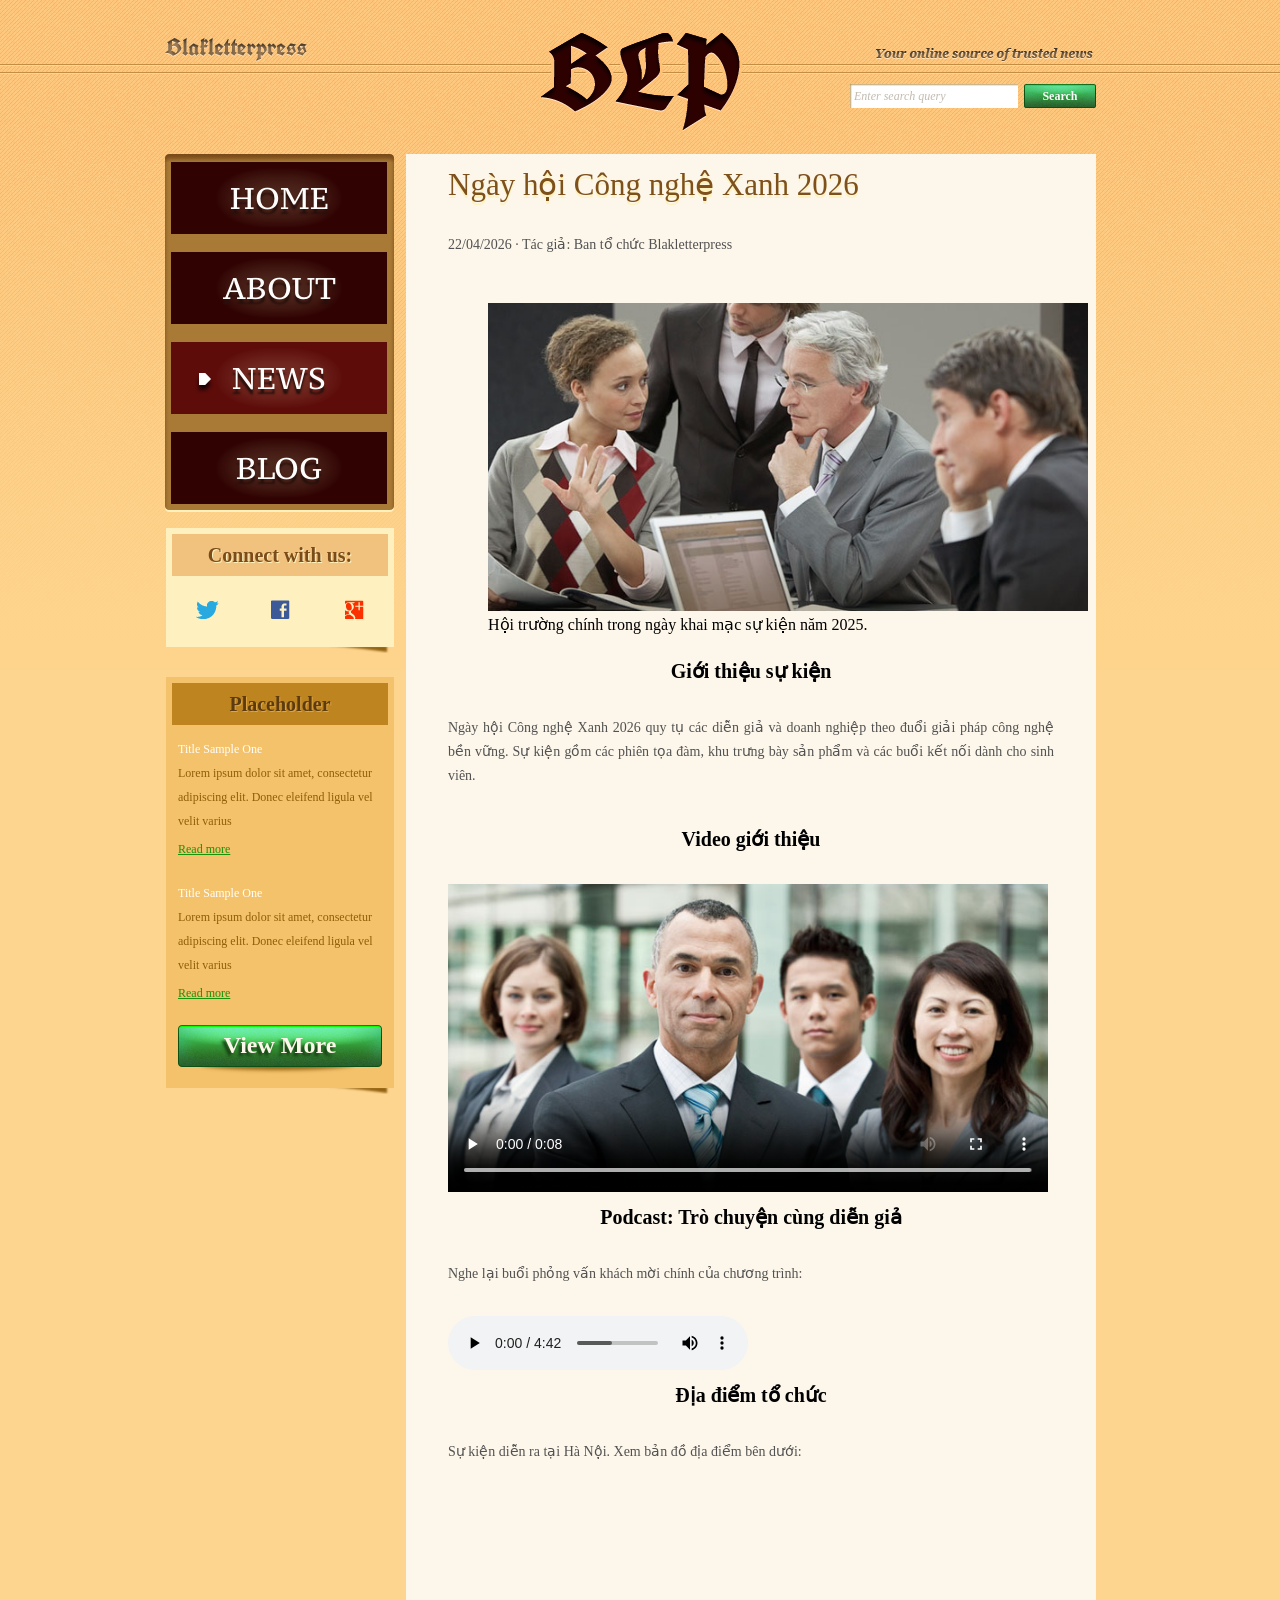
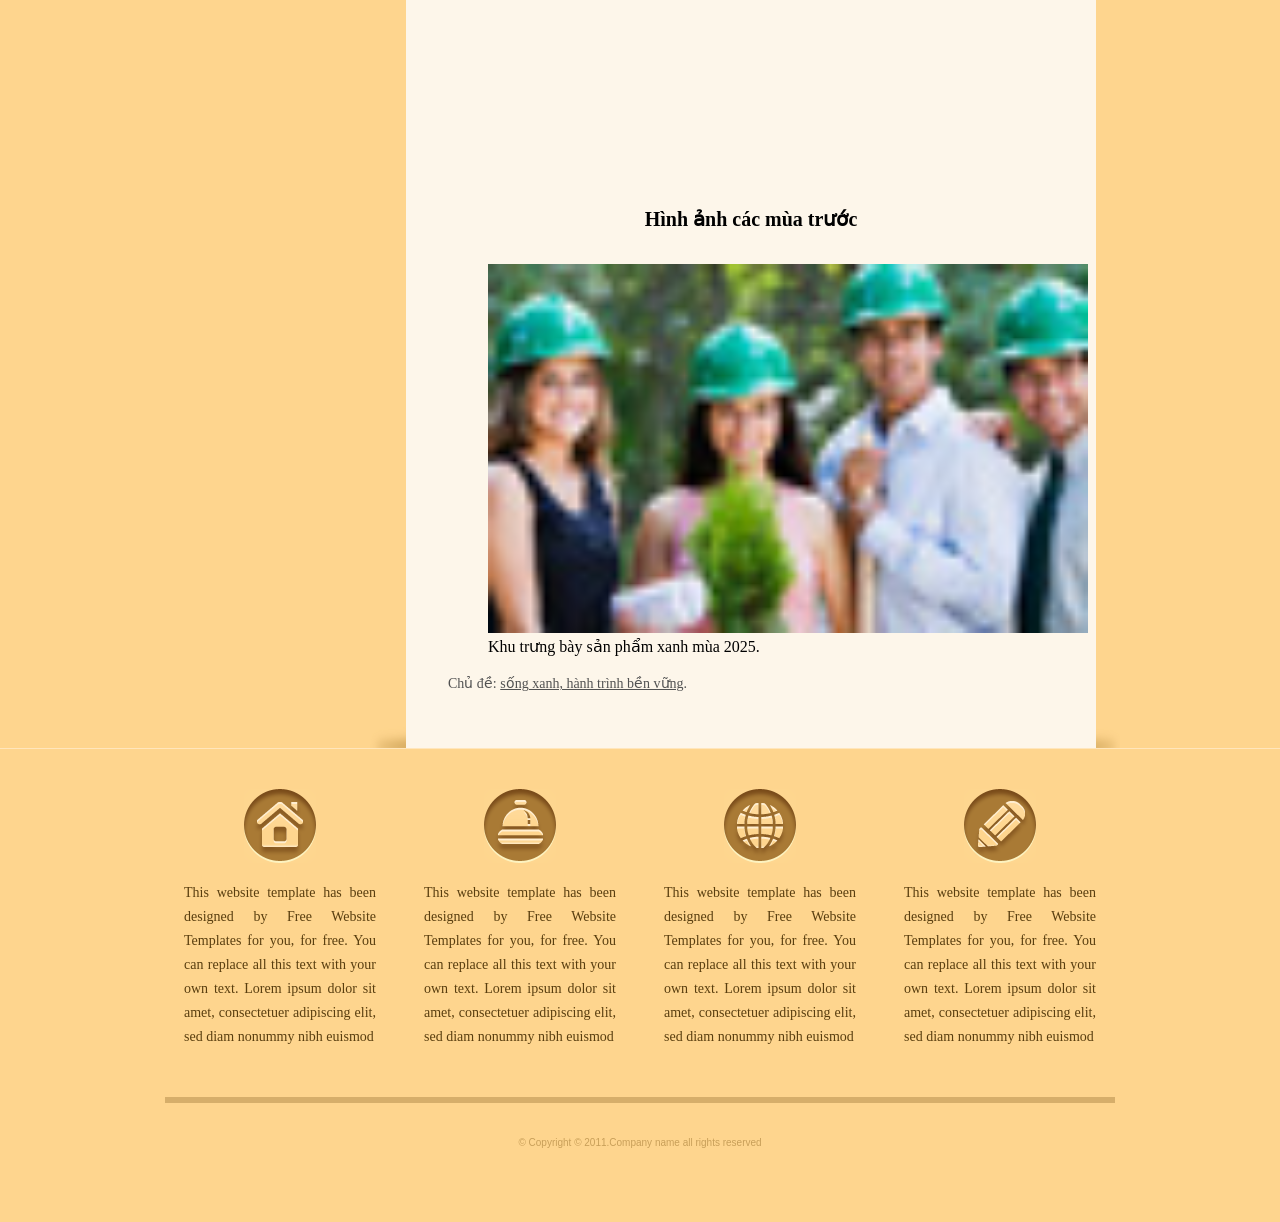
<file: html_2309/media.html>
<!DOCTYPE html>
<!-- Website template by freewebsitetemplates.com -->
<html>
<head>
	<meta charset="UTF-8">
	<title>Media - Blakletterpress Website Template</title>
	<link rel="stylesheet" href="css/style.css" type="text/css">
</head>
<body>
	<div id="page">
		<header id="header">
			<div id="motto">
				<a href="index.html" class="sitename"><img src="images/blakletterpress.png" height="24" width="142" alt="SiteName"></a>
				<p>
					<img src="images/header-text.png" height="14" width="218" alt="Text">
				</p>
			</div>
			<div id="logo">
				<a href="index.html"><img src="images/logo.png" alt="LOGO"></a>
			</div>
			<div id="searchbar">
				<form action="#" method="post">
					<input type="text" value="Enter search query" class="txtfield" onBlur="javascript:if(this.value==''){this.value=this.defaultValue;}" onFocus="javascript:if(this.value==this.defaultValue){this.value='';}">
					<input type="submit" value="Search" class="btn">
				</form>
			</div>
		</header>
		<div id="contents">
			<main id="main">
				<div class="body">
					<article>
						<header>
							<h1>Ngày hội Công nghệ Xanh 2026</h1>
							<p>22/04/2026 · Tác giả: Ban tổ chức Blakletterpress</p>
						</header>

						<section>
							<figure>
								<img src="images/meeting.jpg"
									alt="Ngày hội Công nghệ Xanh 2026"
									width="600">
								<figcaption>Hội trường chính trong ngày khai mạc sự kiện năm 2025.</figcaption>
							</figure>

							<h2>Giới thiệu sự kiện</h2>
							<p>
								Ngày hội Công nghệ Xanh 2026 quy tụ các diễn giả và doanh nghiệp theo đuổi
								giải pháp công nghệ bền vững. Sự kiện gồm các phiên tọa đàm, khu trưng bày
								sản phẩm và các buổi kết nối dành cho sinh viên.
							</p>
						</section>

						<section>
							<h2>Video giới thiệu</h2>
							<video controls width="600" poster="images/team-large.jpg">
								<source src="videos/VideoClock5s.mp4" type="video/mp4">
								Trình duyệt của bạn không hỗ trợ thẻ video HTML5.
							</video>
						</section>

						<section>
							<h2>Podcast: Trò chuyện cùng diễn giả</h2>
							<p>Nghe lại buổi phỏng vấn khách mời chính của chương trình:</p>
							<audio controls>
								<source src="audio/mua-do.mp3" type="audio/mpeg">
								Trình duyệt của bạn không hỗ trợ thẻ audio HTML5.
							</audio>
						</section>

						<section>
							<h2>Địa điểm tổ chức</h2>
							<p>Sự kiện diễn ra tại Hà Nội. Xem bản đồ địa điểm bên dưới:</p>
							<iframe
								 src="https://www.google.com/maps?q=Hanoi,Vietnam&output=embed"
								 width="600"
								 height="300"
								 style="border:0;"
								 loading="lazy"
								 title="Bản đồ địa điểm tổ chức tại Hà Nội">
							</iframe>
						</section>

						<section>
							<h2>Hình ảnh các mùa trước</h2>
							<figure>
								<img src="images/ecofriends.jpg"
									alt="Hình ảnh trưng bày sản phẩm xanh mùa 2025"
									width="600">
								<figcaption>Khu trưng bày sản phẩm xanh mùa 2025.</figcaption>
							</figure>
							<p>Chủ đề: <a href="#">sống xanh, hành trình bền vững</a>.</p>
						</section>
					</article>
				</div>
			</main>
			<aside id="sidebar">
				<div id="navigation">
					<div>
						<ul>
							<li>
								<a href="index.html">Home</a>
							</li>
							<li>
								<a href="about.html">About</a>
							</li>
							<li class="selected">
								<a href="news.html">News</a>
							</li>
							<li>
								<a href="blog.html">Blog</a>
							</li>
						</ul>
					</div>
				</div>
				<div class="section">
					<div id="connect">
						<h2>Connect with us:</h2>
						<a href="http://freewebsitetemplates.com/go/twitter/" target="_blank" class="twitter"></a> <a href="http://freewebsitetemplates.com/go/facebook/" target="_blank" class="facebook"></a> <a href="http://freewebsitetemplates.com/go/googleplus/" target="_blank" class="googleplus"></a>
					</div>
				</div>
				<div class="section">
					<div id="posts">
						<h2>Placeholder</h2>
						<ul>
							<li>
								<h5>Title Sample One</h5>
								<p>
									Lorem ipsum dolor sit amet, consectetur adipiscing elit. Donec eleifend ligula vel velit varius
								</p>
								<a href="news.html" class="more">Read more</a>
							</li>
							<li>
								<h5>Title Sample One</h5>
								<p>
									Lorem ipsum dolor sit amet, consectetur adipiscing elit. Donec eleifend ligula vel velit varius
								</p>
								<a href="news.html" class="more">Read more</a>
							</li>
						</ul>
						<a href="news.html" class="btn2">View More</a>
					</div>
				</div>
			</aside>
		</div>
		<footer id="footer">
			<div>
				<ul id="featured">
					<li>
						<a href="index.html" class="home"></a>
						<p>
							This website template has been designed by Free Website Templates for you, for free. You can replace all this text with your own text. Lorem ipsum dolor sit amet, consectetuer adipiscing elit, sed diam nonummy nibh euismod
						</p>
					</li>
					<li>
						<a href="index.html" class="bell"></a>
						<p>
							This website template has been designed by Free Website Templates for you, for free. You can replace all this text with your own text. Lorem ipsum dolor sit amet, consectetuer adipiscing elit, sed diam nonummy nibh euismod
						</p>
					</li>
					<li>
						<a href="index.html" class="globe"></a>
						<p>
							This website template has been designed by Free Website Templates for you, for free. You can replace all this text with your own text. Lorem ipsum dolor sit amet, consectetuer adipiscing elit, sed diam nonummy nibh euismod
						</p>
					</li>
					<li>
						<a href="index.html" class="pencil"></a>
						<p>
							This website template has been designed by Free Website Templates for you, for free. You can replace all this text with your own text. Lorem ipsum dolor sit amet, consectetuer adipiscing elit, sed diam nonummy nibh euismod
						</p>
					</li>
				</ul>
				<p id="footnote">
					© Copyright © 2011.Company name all rights reserved
				</p>
			</div>
		</footer>
	</div>
</body>
</html>
</file>
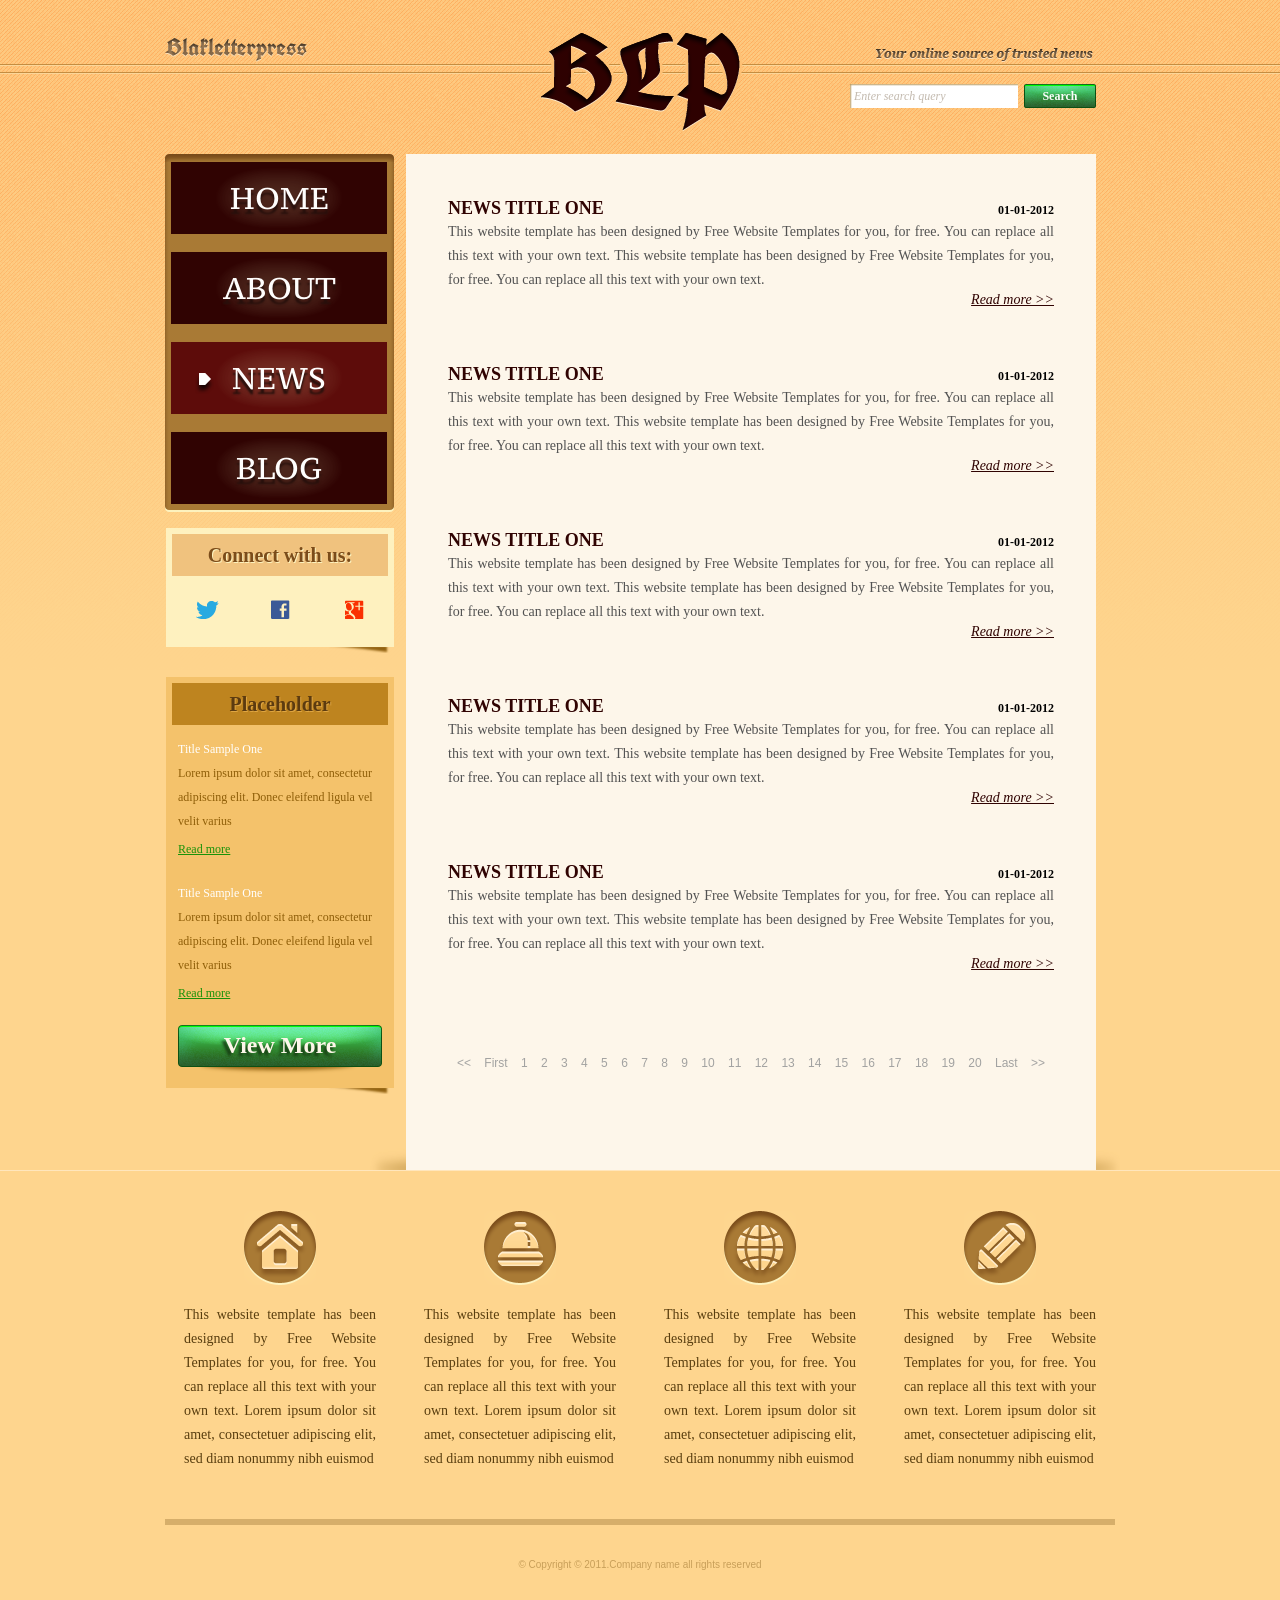
<file: html_2309/news.html>
<!DOCTYPE html>
<!-- Website template by freewebsitetemplates.com -->
<html>
<head>
	<meta charset="UTF-8">
	<title>News - Blakletterpress Website Template</title>
	<link rel="stylesheet" href="css/style.css" type="text/css">
</head>
<body>
	<div id="page">
		<div id="header">
			<div id="motto">
				<a href="index.html" class="sitename"><img src="images/blakletterpress.png" height="24" width="142" alt="SiteName"></a>
				<p>
					<img src="images/header-text.png" height="14" width="218" alt="Text">
				</p>
			</div>
			<div id="logo">
				<a href="index.html"><img src="images/logo.png" alt="LOGO"></a>
			</div>
			<div id="searchbar">
				<form action="#" method="post">
					<input type="text" value="Enter search query" class="txtfield" onBlur="javascript:if(this.value==''){this.value=this.defaultValue;}" onFocus="javascript:if(this.value==this.defaultValue){this.value='';}">
					<input type="submit" value="Search" class="btn">
				</form>
			</div>
		</div>
		<div id="contents">
			<div id="main">
				<div class="body">
					<ul id="list">
						<li>
							<span class="time">01-01-2012</span>
							<h3>NEWS TITLE ONE</h3>
							<p>
								This website template has been designed by Free Website Templates for you, for free. You can replace all this text with your own text. This website template has been designed by Free Website Templates for you, for free. You can replace all this text with your own text.
							</p>
							<a href="news.html" class="more">Read more >></a>
						</li>
						<li>
							<span class="time">01-01-2012</span>
							<h3>NEWS TITLE ONE</h3>
							<p>
								This website template has been designed by Free Website Templates for you, for free. You can replace all this text with your own text. This website template has been designed by Free Website Templates for you, for free. You can replace all this text with your own text.
							</p>
							<a href="news.html" class="more">Read more >></a>
						</li>
						<li>
							<span class="time">01-01-2012</span>
							<h3>NEWS TITLE ONE</h3>
							<p>
								This website template has been designed by Free Website Templates for you, for free. You can replace all this text with your own text. This website template has been designed by Free Website Templates for you, for free. You can replace all this text with your own text.
							</p>
							<a href="news.html" class="more">Read more >></a>
						</li>
						<li>
							<span class="time">01-01-2012</span>
							<h3>NEWS TITLE ONE</h3>
							<p>
								This website template has been designed by Free Website Templates for you, for free. You can replace all this text with your own text. This website template has been designed by Free Website Templates for you, for free. You can replace all this text with your own text.
							</p>
							<a href="news.html" class="more">Read more >></a>
						</li>
						<li>
							<span class="time">01-01-2012</span>
							<h3>NEWS TITLE ONE</h3>
							<p>
								This website template has been designed by Free Website Templates for you, for free. You can replace all this text with your own text. This website template has been designed by Free Website Templates for you, for free. You can replace all this text with your own text.
							</p>
							<a href="news.html" class="more">Read more >></a>
						</li>
					</ul>
					<div id="pagination">
						<a href="news.html">&lt;&lt;</a> <a href="news.html">First</a> <a href="news.html">1</a> <a href="news.html">2</a> <a href="news.html">3</a> <a href="news.html">4</a> <a href="news.html">5</a> <a href="news.html">6</a> <a href="news.html">7</a> <a href="news.html">8</a> <a href="news.html">9</a> <a href="news.html">10</a> <a href="news.html">11</a> <a href="news.html">12</a> <a href="news.html">13</a> <a href="news.html">14</a> <a href="news.html">15</a> <a href="news.html">16</a> <a href="news.html">17</a> <a href="news.html">18</a> <a href="news.html">19</a> <a href="news.html">20</a> <a href="news.html">Last</a> <a href="news.html">&gt;&gt;</a>
					</div>
				</div>
			</div>
			<div id="sidebar">
				<div id="navigation">
					<div>
						<ul>
							<li>
								<a href="index.html">Home</a>
							</li>
							<li>
								<a href="about.html">About</a>
							</li>
							<li class="selected">
								<a href="news.html">News</a>
							</li>
							<li>
								<a href="blog.html">Blog</a>
							</li>
						</ul>
					</div>
				</div>
				<div class="section">
					<div id="connect">
						<h2>Connect with us:</h2>
						<a href="http://freewebsitetemplates.com/go/twitter/" target="_blank" class="twitter"></a> <a href="http://freewebsitetemplates.com/go/facebook/" target="_blank" class="facebook"></a> <a href="http://freewebsitetemplates.com/go/googleplus/" target="_blank" class="googleplus"></a>
					</div>
				</div>
				<div class="section">
					<div id="posts">
						<h2>Placeholder</h2>
						<ul>
							<li>
								<h5>Title Sample One</h5>
								<p>
									Lorem ipsum dolor sit amet, consectetur adipiscing elit. Donec eleifend ligula vel velit varius
								</p>
								<a href="news.html" class="more">Read more</a>
							</li>
							<li>
								<h5>Title Sample One</h5>
								<p>
									Lorem ipsum dolor sit amet, consectetur adipiscing elit. Donec eleifend ligula vel velit varius
								</p>
								<a href="news.html" class="more">Read more</a>
							</li>
						</ul>
						<a href="news.html" class="btn2">View More</a>
					</div>
				</div>
			</div>
		</div>
		<div id="footer">
			<div>
				<ul id="featured">
					<li>
						<a href="index.html" class="home"></a>
						<p>
							This website template has been designed by Free Website Templates for you, for free. You can replace all this text with your own text. Lorem ipsum dolor sit amet, consectetuer adipiscing elit, sed diam nonummy nibh euismod
						</p>
					</li>
					<li>
						<a href="index.html" class="bell"></a>
						<p>
							This website template has been designed by Free Website Templates for you, for free. You can replace all this text with your own text. Lorem ipsum dolor sit amet, consectetuer adipiscing elit, sed diam nonummy nibh euismod
						</p>
					</li>
					<li>
						<a href="index.html" class="globe"></a>
						<p>
							This website template has been designed by Free Website Templates for you, for free. You can replace all this text with your own text. Lorem ipsum dolor sit amet, consectetuer adipiscing elit, sed diam nonummy nibh euismod
						</p>
					</li>
					<li>
						<a href="index.html" class="pencil"></a>
						<p>
							This website template has been designed by Free Website Templates for you, for free. You can replace all this text with your own text. Lorem ipsum dolor sit amet, consectetuer adipiscing elit, sed diam nonummy nibh euismod
						</p>
					</li>
				</ul>
				<p id="footnote">
					© Copyright © 2011.Company name all rights reserved
				</p>
			</div>
		</div>
	</div>
</body>
</html>
</file>
<file: html_2309/css/style.css>
/* Website template by freewebsitetemplates.com */
@font-face {
	font-family: 'PTSerif-Caption';
	src: url('../fonts/PT_Serif-Caption-Web-Regular.eot');
	src: local('☺'), url('../fonts/PT_Serif-Caption-Web-Regular.woff') format('woff'), url('../fonts/PT_Serif-Caption-Web-Regular.ttf') format('truetype'), url('../fonts/PT_Serif-Caption-Web-Regular.svg') format('svg');
	font-weight: normal;
	font-style: normal;
}
@font-face {
	font-family: 'UnifrakturCook-Bold';
	src: url('../fonts/UnifrakturCook-Bold.eot');
	src: local('☺'), url('../fonts/UnifrakturCook-Bold.woff') format('woff'), url('../fonts/UnifrakturCook-Bold.ttf') format('truetype'), url('../fonts/UnifrakturCook-Bold.svg') format('svg');
	font-weight: normal;
	font-style: normal;
}
body {
	background: #fed58e url(../images/bg-body.png) repeat-x left top;
	font-family: Georgia, "Times New Roman", Times, serif;
	margin: 0;
}
#background {
}
#page {
	width: 960px;
	margin: 0 auto;
}
img {
	border: 0;
}
/*------------------------------ SPRITES ------------------------------*/
.btn, .btn2, #searchbar form input.txtfield, #navigation li, #navigation li a:hover, #navigation li.selected a {
	background: url(../images/interface.png) no-repeat;
}
#navigation, #navigation > div, #navigation ul {
	background-image: url(../images/bg-navigation.png);
	background-repeat: no-repeat;
}
#connect > a, #featured li > a {
	background: url(../images/icons.png) no-repeat;
}
.btn {
	background-position: -178px 0;
	color: #fcfefc;
	cursor: pointer;
	font-family: Georgia, "Times New Roman", Times, serif;
	font-size: 12px;
	font-weight: bold;
	height: 24px;
	line-height: 24px;
	width: 72px;
	padding: 0 0 4px;
	text-align: center;
}
.btn:hover {
	background-position: -260px 0;
}
.btn2 {
	background-position: 0 -32px;
	display: block;
	color: #fdf6ea;
	font-family: Georgia, "Times New Roman", Times, serif;
	font-size: 24px;
	font-weight: bold;
	height: 51px;
	line-height: 40px;
	width: 204px;
	text-align: center;
	text-decoration: none;
	text-shadow: -3px 3px 3px #173c13;
}
.btn2:hover {
	background-position: -216px -31px;
}
/*------------------------------ HEADER ------------------------------*/
#header {
	height: 106px;
	padding: 24px 0;
	text-align: center;
	position: relative
}
/** motto **/
#motto {
	text-align: right;
	padding: 13px 27px 15px 0;
}
a.sitename {
	float: left;
	display: inline-block;
	font-family: "UnifrakturCook-Bold";
	font-size: 24px;
	height: 24px;
	margin-left: 5px;
}
#motto p {
	display: inline-block;
	height: 24px;
	line-height: 24px;
	margin: 8px 0 0;
}
/** Logo **/
#logo {
	display: inline-block;
	position: absolute;
	left: 360px;
	top: 24px;
}
/** Searchbar **/
#searchbar {
	padding: 0 24px 15px 0;
	text-align: right;
}
#searchbar form {
	display: inline-block;
*float: right; /** Needed for IE7 **/
}
#searchbar form input {
	float: left;
	border: 0;
	margin: 0;
}
#searchbar input.txtfield {
	background-position: 0 0;
	color: #c3baaf;
	font-family: Georgia, "Times New Roman", Times, serif;
	font-size: 12px;
	font-style: italic;
	height: 24px;
	line-height: 24px;
	width: 160px;
	margin: 0 6px 0 0;
	padding: 0 4px;
}
/*------------------------------ CONTENTS ------------------------------*/
#contents {
	background: url(../images/content-shadow.png) no-repeat right bottom;
*display: inline-block; /** Needed for IE7 **/
}
#contents:after {
	clear:both;
	content:"";
	display:block;
	height:0;
	line-height:0;
	visibility:hidden;
}
#contents h1 {
	color: #7e501c;
	font-size: 31px;
	font-weight: normal;
	margin: 0 0 30px;
	text-align: justify;
	text-shadow: 0 3px #fdf2be;
}
#contents h1 a {
	color: #7e501c;
}
#contents h1 em {
	font-weight: bold;
	text-transform: uppercase;
}
#contents h2 {
	font-size: 20px;
	line-height: 42px;
	margin: 0 0 24px;
	text-align: center;
}
#contents h3 {
	color: #300302;
	font-size: 18px;
	line-height: 24px;
	margin: 0 0 0;
	text-transform: uppercase;
}
#contents h4 {
	color: #300302;
	font-size: 14px;
	line-height: 24px;
	margin: 0;
}
#contents p {
	color: #525252;
	font-size: 14px;
	line-height: 24px;
	margin: 0;
	padding: 0 0 30px;
	text-align: justify;
}
#contents p a {
	color: #525252;
}
#contents p a:hover {
	color: #e19320;
}
/** MAIN **/
#main {
	float: right;
	background-color: #fdf6ea;
	min-height: 982px;
	width: 666px;
	margin: 0 24px 0 12px;
	padding: 12px 12px 22px;
}
#main div.body {
	padding: 0 30px;
}
/** list **/
#list {
	list-style: none;
	margin: 30px 0;
	padding: 0;
}
#list li {
	display: inline-block;
	width: 100%;
	margin: 0 0 54px;
}
#list span.time {
	float: right;
	font-size: 12px;
	font-weight: bold;
	margin: 7px 0 0;
}
#list li p {
	padding-bottom: 0;
}
#list li a.more {
	float: right;
	color: #300302;
	font-size: 14px;
	font-style: italic;
}
#list li a.more:hover {
	color: #097a07;
}
/** pagination **/
#pagination {
	font-family: Arial, Helvetica, sans-serif;
	font-size: 12px;
	text-align: center;
}
#pagination a {
	color: #a2a2a1;
	margin: 0 3px;
	padding: 0 2px;
	text-decoration: none;
}
#pagination a:hover {
	color: #be841f;
}
/** gallery **/
#gallery {
	margin: 0 0 36px;
}
#gallery > div {
	margin: 0 0 14px;
}
#gallery ul {
	background-color: #ebe0ce;
	display: inline-block;
	list-style: none;
	width: 606px;
	margin: 0;
	padding: 6px 30px;
}
#gallery ul li {
	float: left;
	cursor: pointer;
	height: 48px;
	width: 78px;
	margin: 0 11px;
}
#gallery ul li:hover {
	filter:alpha(opacity=80);
	opacity: 0.8;
}
/** SIDEBAR **/
#sidebar {
	float: left;
	height: auto;
	width: 229px;
	margin-left: 5px;
}
#sidebar div.section {
	background: url(../images/box-shadow-bottom.png) no-repeat left bottom;
	margin: 0 0 24px;
	padding: 0 0 6px;
}
/** Navigation **/
#navigation {
	background-position: -468px bottom;
	margin: 0 0 16px;
	padding: 0 0 8px;
}
#navigation > div {
	background-position: 0 top;
	padding: 8px 0 0;
}
#navigation ul {
	background-position: -234px top;
	background-repeat: repeat-y;
	list-style: none;
	margin: 0;
	padding: 0 6px;
}
#navigation li {
	background-position: 0 -90px;
	height: 72px;
	width: 216px;
	margin-top: 18px;
}
#navigation li:hover, #navigation li.selected {
	background-position: -226px -90px;
}
#navigation li:first-child {
	margin-top: 0;
}
#navigation li a {
	color: #fffefd;
	display: block;
	font: 30px/72px "PTSerif-Caption";
	text-align: center;
	text-decoration: none;
	text-transform: uppercase;
	text-shadow: 0 5px 2px #27100c;
}
#navigation li a:hover, #navigation li.selected a {
	background-position: 24px -162px;
}
/** connect **/
#connect {
	background-color: #fef1bf;
	margin-left: 1px;
	padding: 6px;
}
#connect h2 {
	background-color: #f0c27e;
	color: #7b4c1a;
	text-shadow: 1px 1px #fdf2be;
}
#connect > a {
	display: inline-block;
	height: 19px;
	width: 23px;
	margin: 0 24px 18px;
}
#connect a.twitter {
	background-position: 0 0;
}
#connect a.facebook {
	background-position: -72px 0;
	width: 19px;
}
#connect a.googleplus {
	background-position: -141px 0;
	width: 22px;
}
/** Post **/
#posts {
	background-color: #f4c26b;
	margin-left: 1px;
	padding: 6px;
}
#posts h2 {
	background-color: #be841f;
	color: #5c3b10;
	margin-bottom: 12px;
	text-shadow: 1px 1px #dfa643;
}
#posts ul {
	list-style: none;
	margin: 0;
	padding: 0 6px;
	overflow: hidden;
}
#posts li {
	margin: 0 0 24px;
}
#posts h5 {
	color: #fff;
	font-size: 12px;
	font-weight: normal;
	line-height: 24px;
	margin: 0;
}
#posts p {
	color: #8f5e08;
	font-size: 12px;
	padding-bottom: 6px;
	text-align: left;
}
#posts a.more {
	color: #199209;
	font-size: 12px;
}
#posts a.more:hover {
	color: #bb8528;
}
#posts a.btn2 {
	margin: 0 auto 6px;
}
/** hover states **/
#contents h1 a:hover, #posts p a:hover {
	text-decoration: none;
}
/*------------------------------ FOOTER ------------------------------*/
#footer {
	border-top: 1px solid #ffe6bc;
	width: 100%;
	padding: 40px 0;
	position: absolute;
	left: 0;
}
#footer > div {
	width: 960px;
	margin: 0 auto;
}
/** featured **/
#featured {
	display: inline-block;
	list-style: none;
	margin: 0 0 30px;
	padding: 0;
}
#featured li {
	float: left;
	width: 192px;
	margin: 0 24px;
}
#featured li > a {
	display: block;
	height: 74px;
	width: 72px;
	margin: 0 auto 18px;
}
#featured li a.home {
	background-position: -91px -27px;
}
#featured li a.bell {
	background-position: -91px -112px;
}
#featured li a.globe {
	background-position: -91px -196px;
}
#featured li a.pencil {
	background-position: -91px -280px;
}
#featured li a.home:hover {
	background-position: 0 -27px;
}
#featured li a.bell:hover {
	background-position: 0 -112px;
}
#featured li a.globe:hover {
	background-position: 0 -196px;
}
#featured li a.pencil:hover {
	background-position: 0 -280px;
}
#featured li p {
	color: #593e0f;
	font: 14px/24px "Times New Roman", Times, serif;
	text-align: justify;
}
#featured li p a {
	color: #593e0f;
}
#featured li p a:hover {
	color: #bb8528;
}
#footnote {
	color: #c89f59;
	font-family: "Trebuchet MS", Arial, Helvetica, sans-serif;
	font-size: 10px;
	width: 950px;
	border-top: 6px solid #d6ae6a;
	margin: 0 auto;
	padding: 34px 0;
	text-align: center;
}
</file>
<file: js_1410/Btap01_JS/css/style.css>
/* Website template by freewebsitetemplates.com */
@font-face {
	font-family: 'PTSerif-Caption';
	src: url('../fonts/PT_Serif-Caption-Web-Regular.eot');
	src: local('☺'), url('../fonts/PT_Serif-Caption-Web-Regular.woff') format('woff'), url('../fonts/PT_Serif-Caption-Web-Regular.ttf') format('truetype'), url('../fonts/PT_Serif-Caption-Web-Regular.svg') format('svg');
	font-weight: normal;
	font-style: normal;
}
@font-face {
	font-family: 'UnifrakturCook-Bold';
	src: url('../fonts/UnifrakturCook-Bold.eot');
	src: local('☺'), url('../fonts/UnifrakturCook-Bold.woff') format('woff'), url('../fonts/UnifrakturCook-Bold.ttf') format('truetype'), url('../fonts/UnifrakturCook-Bold.svg') format('svg');
	font-weight: normal;
	font-style: normal;
}
body {
	background: #fed58e url(../images/bg-body.png) repeat-x left top;
	font-family: Georgia, "Times New Roman", Times, serif;
	margin: 0;
}
#background {
}
#page {
	width: 960px;
	margin: 0 auto;
}
img {
	border: 0;
}
/*------------------------------ SPRITES ------------------------------*/
.btn, .btn2, #searchbar form input.txtfield, #navigation li, #navigation li a:hover, #navigation li.selected a {
	background: url(../images/interface.png) no-repeat;
}
#navigation, #navigation > div, #navigation ul {
	background-image: url(../images/bg-navigation.png);
	background-repeat: no-repeat;
}
#connect > a, #featured li > a {
	background: url(../images/icons.png) no-repeat;
}
.btn {
	background-position: -178px 0;
	color: #fcfefc;
	cursor: pointer;
	font-family: Georgia, "Times New Roman", Times, serif;
	font-size: 12px;
	font-weight: bold;
	height: 24px;
	line-height: 24px;
	width: 72px;
	padding: 0 0 4px;
	text-align: center;
}
.btn:hover {
	background-position: -260px 0;
}
.btn2 {
	background-position: 0 -32px;
	display: block;
	color: #fdf6ea;
	font-family: Georgia, "Times New Roman", Times, serif;
	font-size: 24px;
	font-weight: bold;
	height: 51px;
	line-height: 40px;
	width: 204px;
	text-align: center;
	text-decoration: none;
	text-shadow: -3px 3px 3px #173c13;
}
.btn2:hover {
	background-position: -216px -31px;
}
/*------------------------------ HEADER ------------------------------*/
#header {
	height: 106px;
	padding: 24px 0;
	text-align: center;
	position: relative
}
/** motto **/
#motto {
	text-align: right;
	padding: 13px 27px 15px 0;
}
a.sitename {
	float: left;
	display: inline-block;
	font-family: "UnifrakturCook-Bold";
	font-size: 24px;
	height: 24px;
	margin-left: 5px;
}
#motto p {
	display: inline-block;
	height: 24px;
	line-height: 24px;
	margin: 8px 0 0;
}
/** Logo **/
#logo {
	display: inline-block;
	position: absolute;
	left: 360px;
	top: 24px;
}
/** Searchbar **/
#searchbar {
	padding: 0 24px 15px 0;
	text-align: right;
}
#searchbar form {
	display: inline-block;
*float: right; /** Needed for IE7 **/
}
#searchbar form input {
	float: left;
	border: 0;
	margin: 0;
}
#searchbar input.txtfield {
	background-position: 0 0;
	color: #c3baaf;
	font-family: Georgia, "Times New Roman", Times, serif;
	font-size: 12px;
	font-style: italic;
	height: 24px;
	line-height: 24px;
	width: 160px;
	margin: 0 6px 0 0;
	padding: 0 4px;
}
/*------------------------------ CONTENTS ------------------------------*/
#contents {
	background: url(../images/content-shadow.png) no-repeat right bottom;
*display: inline-block; /** Needed for IE7 **/
}
#contents:after {
	clear:both;
	content:"";
	display:block;
	height:0;
	line-height:0;
	visibility:hidden;
}
#contents h1 {
	color: #7e501c;
	font-size: 31px;
	font-weight: normal;
	margin: 0 0 30px;
	text-align: justify;
	text-shadow: 0 3px #fdf2be;
}
#contents h1 a {
	color: #7e501c;
}
#contents h1 em {
	font-weight: bold;
	text-transform: uppercase;
}
#contents h2 {
	font-size: 20px;
	line-height: 42px;
	margin: 0 0 24px;
	text-align: center;
}
#contents h3 {
	color: #300302;
	font-size: 18px;
	line-height: 24px;
	margin: 0 0 0;
	text-transform: uppercase;
}
#contents h4 {
	color: #300302;
	font-size: 14px;
	line-height: 24px;
	margin: 0;
}
#contents p {
	color: #525252;
	font-size: 14px;
	line-height: 24px;
	margin: 0;
	padding: 0 0 30px;
	text-align: justify;
}
#contents p a {
	color: #525252;
}
#contents p a:hover {
	color: #e19320;
}
/** MAIN **/
#main {
	float: right;
	background-color: #fdf6ea;
	min-height: 982px;
	width: 666px;
	margin: 0 24px 0 12px;
	padding: 12px 12px 22px;
}
#main div.body {
	padding: 0 30px;
}
/** list **/
#list {
	list-style: none;
	margin: 30px 0;
	padding: 0;
}
#list li {
	display: inline-block;
	width: 100%;
	margin: 0 0 54px;
}
#list span.time {
	float: right;
	font-size: 12px;
	font-weight: bold;
	margin: 7px 0 0;
}
#list li p {
	padding-bottom: 0;
}
#list li a.more {
	float: right;
	color: #300302;
	font-size: 14px;
	font-style: italic;
}
#list li a.more:hover {
	color: #097a07;
}
/** pagination **/
#pagination {
	font-family: Arial, Helvetica, sans-serif;
	font-size: 12px;
	text-align: center;
}
#pagination a {
	color: #a2a2a1;
	margin: 0 3px;
	padding: 0 2px;
	text-decoration: none;
}
#pagination a:hover {
	color: #be841f;
}
/** gallery **/
#gallery {
	margin: 0 0 36px;
}
#gallery > div {
	margin: 0 0 14px;
}
#gallery ul {
	background-color: #ebe0ce;
	display: inline-block;
	list-style: none;
	width: 606px;
	margin: 0;
	padding: 6px 30px;
}
#gallery ul li {
	float: left;
	cursor: pointer;
	height: 48px;
	width: 78px;
	margin: 0 11px;
}
#gallery ul li:hover {
	filter:alpha(opacity=80);
	opacity: 0.8;
}
/** SIDEBAR **/
#sidebar {
	float: left;
	height: auto;
	width: 229px;
	margin-left: 5px;
}
#sidebar div.section {
	background: url(../images/box-shadow-bottom.png) no-repeat left bottom;
	margin: 0 0 24px;
	padding: 0 0 6px;
}
/** Navigation **/
#navigation {
	background-position: -468px bottom;
	margin: 0 0 16px;
	padding: 0 0 8px;
}
#navigation > div {
	background-position: 0 top;
	padding: 8px 0 0;
}
#navigation ul {
	background-position: -234px top;
	background-repeat: repeat-y;
	list-style: none;
	margin: 0;
	padding: 0 6px;
}
#navigation li {
	background-position: 0 -90px;
	height: 72px;
	width: 216px;
	margin-top: 18px;
}
#navigation li:hover, #navigation li.selected {
	background-position: -226px -90px;
}
#navigation li:first-child {
	margin-top: 0;
}
#navigation li a {
	color: #fffefd;
	display: block;
	font: 30px/72px "PTSerif-Caption";
	text-align: center;
	text-decoration: none;
	text-transform: uppercase;
	text-shadow: 0 5px 2px #27100c;
}
#navigation li a:hover, #navigation li.selected a {
	background-position: 24px -162px;
}
/** connect **/
#connect {
	background-color: #fef1bf;
	margin-left: 1px;
	padding: 6px;
}
#connect h2 {
	background-color: #f0c27e;
	color: #7b4c1a;
	text-shadow: 1px 1px #fdf2be;
}
#connect > a {
	display: inline-block;
	height: 19px;
	width: 23px;
	margin: 0 24px 18px;
}
#connect a.twitter {
	background-position: 0 0;
}
#connect a.facebook {
	background-position: -72px 0;
	width: 19px;
}
#connect a.googleplus {
	background-position: -141px 0;
	width: 22px;
}
/** Post **/
#posts {
	background-color: #f4c26b;
	margin-left: 1px;
	padding: 6px;
}
#posts h2 {
	background-color: #be841f;
	color: #5c3b10;
	margin-bottom: 12px;
	text-shadow: 1px 1px #dfa643;
}
#posts ul {
	list-style: none;
	margin: 0;
	padding: 0 6px;
	overflow: hidden;
}
#posts li {
	margin: 0 0 24px;
}
#posts h5 {
	color: #fff;
	font-size: 12px;
	font-weight: normal;
	line-height: 24px;
	margin: 0;
}
#posts p {
	color: #8f5e08;
	font-size: 12px;
	padding-bottom: 6px;
	text-align: left;
}
#posts a.more {
	color: #199209;
	font-size: 12px;
}
#posts a.more:hover {
	color: #bb8528;
}
#posts a.btn2 {
	margin: 0 auto 6px;
}
/** hover states **/
#contents h1 a:hover, #posts p a:hover {
	text-decoration: none;
}
/*------------------------------ FOOTER ------------------------------*/
#footer {
	border-top: 1px solid #ffe6bc;
	width: 100%;
	padding: 40px 0;
	position: absolute;
	left: 0;
}
#footer > div {
	width: 960px;
	margin: 0 auto;
}
/** featured **/
#featured {
	display: inline-block;
	list-style: none;
	margin: 0 0 30px;
	padding: 0;
}
#featured li {
	float: left;
	width: 192px;
	margin: 0 24px;
}
#featured li > a {
	display: block;
	height: 74px;
	width: 72px;
	margin: 0 auto 18px;
}
#featured li a.home {
	background-position: -91px -27px;
}
#featured li a.bell {
	background-position: -91px -112px;
}
#featured li a.globe {
	background-position: -91px -196px;
}
#featured li a.pencil {
	background-position: -91px -280px;
}
#featured li a.home:hover {
	background-position: 0 -27px;
}
#featured li a.bell:hover {
	background-position: 0 -112px;
}
#featured li a.globe:hover {
	background-position: 0 -196px;
}
#featured li a.pencil:hover {
	background-position: 0 -280px;
}
#featured li p {
	color: #593e0f;
	font: 14px/24px "Times New Roman", Times, serif;
	text-align: justify;
}
#featured li p a {
	color: #593e0f;
}
#featured li p a:hover {
	color: #bb8528;
}
#footnote {
	color: #c89f59;
	font-family: "Trebuchet MS", Arial, Helvetica, sans-serif;
	font-size: 10px;
	width: 950px;
	border-top: 6px solid #d6ae6a;
	margin: 0 auto;
	padding: 34px 0;
	text-align: center;
}
</file>
<file: js_1410/Btap01_JS/css/bai-js.css>
/* Bổ sung cho bài thực hành JavaScript — không sửa css/style.css gốc */
#ket-qua {
	background-color: #fef1bf;
	border: 1px solid #f0c27e;
	color: #300302;
	font: 13px/20px Consolas, "Courier New", monospace;
	min-height: 120px;
	margin: 12px 0 30px;
	padding: 12px;
	white-space: pre-wrap;
}
#contents code {
	background-color: #ebe0ce;
	font-family: Consolas, "Courier New", monospace;
	padding: 0 3px;
}
</file>
<file: js_1410/Btap02_JS/css/style.css>
/* Website template by freewebsitetemplates.com */
@font-face {
	font-family: 'PTSerif-Caption';
	src: url('../fonts/PT_Serif-Caption-Web-Regular.eot');
	src: local('☺'), url('../fonts/PT_Serif-Caption-Web-Regular.woff') format('woff'), url('../fonts/PT_Serif-Caption-Web-Regular.ttf') format('truetype'), url('../fonts/PT_Serif-Caption-Web-Regular.svg') format('svg');
	font-weight: normal;
	font-style: normal;
}
@font-face {
	font-family: 'UnifrakturCook-Bold';
	src: url('../fonts/UnifrakturCook-Bold.eot');
	src: local('☺'), url('../fonts/UnifrakturCook-Bold.woff') format('woff'), url('../fonts/UnifrakturCook-Bold.ttf') format('truetype'), url('../fonts/UnifrakturCook-Bold.svg') format('svg');
	font-weight: normal;
	font-style: normal;
}
body {
	background: #fed58e url(../images/bg-body.png) repeat-x left top;
	font-family: Georgia, "Times New Roman", Times, serif;
	margin: 0;
}
#background {
}
#page {
	width: 960px;
	margin: 0 auto;
}
img {
	border: 0;
}
/*------------------------------ SPRITES ------------------------------*/
.btn, .btn2, #searchbar form input.txtfield, #navigation li, #navigation li a:hover, #navigation li.selected a {
	background: url(../images/interface.png) no-repeat;
}
#navigation, #navigation > div, #navigation ul {
	background-image: url(../images/bg-navigation.png);
	background-repeat: no-repeat;
}
#connect > a, #featured li > a {
	background: url(../images/icons.png) no-repeat;
}
.btn {
	background-position: -178px 0;
	color: #fcfefc;
	cursor: pointer;
	font-family: Georgia, "Times New Roman", Times, serif;
	font-size: 12px;
	font-weight: bold;
	height: 24px;
	line-height: 24px;
	width: 72px;
	padding: 0 0 4px;
	text-align: center;
}
.btn:hover {
	background-position: -260px 0;
}
.btn2 {
	background-position: 0 -32px;
	display: block;
	color: #fdf6ea;
	font-family: Georgia, "Times New Roman", Times, serif;
	font-size: 24px;
	font-weight: bold;
	height: 51px;
	line-height: 40px;
	width: 204px;
	text-align: center;
	text-decoration: none;
	text-shadow: -3px 3px 3px #173c13;
}
.btn2:hover {
	background-position: -216px -31px;
}
/*------------------------------ HEADER ------------------------------*/
#header {
	height: 106px;
	padding: 24px 0;
	text-align: center;
	position: relative
}
/** motto **/
#motto {
	text-align: right;
	padding: 13px 27px 15px 0;
}
a.sitename {
	float: left;
	display: inline-block;
	font-family: "UnifrakturCook-Bold";
	font-size: 24px;
	height: 24px;
	margin-left: 5px;
}
#motto p {
	display: inline-block;
	height: 24px;
	line-height: 24px;
	margin: 8px 0 0;
}
/** Logo **/
#logo {
	display: inline-block;
	position: absolute;
	left: 360px;
	top: 24px;
}
/** Searchbar **/
#searchbar {
	padding: 0 24px 15px 0;
	text-align: right;
}
#searchbar form {
	display: inline-block;
*float: right; /** Needed for IE7 **/
}
#searchbar form input {
	float: left;
	border: 0;
	margin: 0;
}
#searchbar input.txtfield {
	background-position: 0 0;
	color: #c3baaf;
	font-family: Georgia, "Times New Roman", Times, serif;
	font-size: 12px;
	font-style: italic;
	height: 24px;
	line-height: 24px;
	width: 160px;
	margin: 0 6px 0 0;
	padding: 0 4px;
}
/*------------------------------ CONTENTS ------------------------------*/
#contents {
	background: url(../images/content-shadow.png) no-repeat right bottom;
*display: inline-block; /** Needed for IE7 **/
}
#contents:after {
	clear:both;
	content:"";
	display:block;
	height:0;
	line-height:0;
	visibility:hidden;
}
#contents h1 {
	color: #7e501c;
	font-size: 31px;
	font-weight: normal;
	margin: 0 0 30px;
	text-align: justify;
	text-shadow: 0 3px #fdf2be;
}
#contents h1 a {
	color: #7e501c;
}
#contents h1 em {
	font-weight: bold;
	text-transform: uppercase;
}
#contents h2 {
	font-size: 20px;
	line-height: 42px;
	margin: 0 0 24px;
	text-align: center;
}
#contents h3 {
	color: #300302;
	font-size: 18px;
	line-height: 24px;
	margin: 0 0 0;
	text-transform: uppercase;
}
#contents h4 {
	color: #300302;
	font-size: 14px;
	line-height: 24px;
	margin: 0;
}
#contents p {
	color: #525252;
	font-size: 14px;
	line-height: 24px;
	margin: 0;
	padding: 0 0 30px;
	text-align: justify;
}
#contents p a {
	color: #525252;
}
#contents p a:hover {
	color: #e19320;
}
/** MAIN **/
#main {
	float: right;
	background-color: #fdf6ea;
	min-height: 982px;
	width: 666px;
	margin: 0 24px 0 12px;
	padding: 12px 12px 22px;
}
#main div.body {
	padding: 0 30px;
}
/** list **/
#list {
	list-style: none;
	margin: 30px 0;
	padding: 0;
}
#list li {
	display: inline-block;
	width: 100%;
	margin: 0 0 54px;
}
#list span.time {
	float: right;
	font-size: 12px;
	font-weight: bold;
	margin: 7px 0 0;
}
#list li p {
	padding-bottom: 0;
}
#list li a.more {
	float: right;
	color: #300302;
	font-size: 14px;
	font-style: italic;
}
#list li a.more:hover {
	color: #097a07;
}
/** pagination **/
#pagination {
	font-family: Arial, Helvetica, sans-serif;
	font-size: 12px;
	text-align: center;
}
#pagination a {
	color: #a2a2a1;
	margin: 0 3px;
	padding: 0 2px;
	text-decoration: none;
}
#pagination a:hover {
	color: #be841f;
}
/** gallery **/
#gallery {
	margin: 0 0 36px;
}
#gallery > div {
	margin: 0 0 14px;
}
#gallery ul {
	background-color: #ebe0ce;
	display: inline-block;
	list-style: none;
	width: 606px;
	margin: 0;
	padding: 6px 30px;
}
#gallery ul li {
	float: left;
	cursor: pointer;
	height: 48px;
	width: 78px;
	margin: 0 11px;
}
#gallery ul li:hover {
	filter:alpha(opacity=80);
	opacity: 0.8;
}
/** SIDEBAR **/
#sidebar {
	float: left;
	height: auto;
	width: 229px;
	margin-left: 5px;
}
#sidebar div.section {
	background: url(../images/box-shadow-bottom.png) no-repeat left bottom;
	margin: 0 0 24px;
	padding: 0 0 6px;
}
/** Navigation **/
#navigation {
	background-position: -468px bottom;
	margin: 0 0 16px;
	padding: 0 0 8px;
}
#navigation > div {
	background-position: 0 top;
	padding: 8px 0 0;
}
#navigation ul {
	background-position: -234px top;
	background-repeat: repeat-y;
	list-style: none;
	margin: 0;
	padding: 0 6px;
}
#navigation li {
	background-position: 0 -90px;
	height: 72px;
	width: 216px;
	margin-top: 18px;
}
#navigation li:hover, #navigation li.selected {
	background-position: -226px -90px;
}
#navigation li:first-child {
	margin-top: 0;
}
#navigation li a {
	color: #fffefd;
	display: block;
	font: 30px/72px "PTSerif-Caption";
	text-align: center;
	text-decoration: none;
	text-transform: uppercase;
	text-shadow: 0 5px 2px #27100c;
}
#navigation li a:hover, #navigation li.selected a {
	background-position: 24px -162px;
}
/** connect **/
#connect {
	background-color: #fef1bf;
	margin-left: 1px;
	padding: 6px;
}
#connect h2 {
	background-color: #f0c27e;
	color: #7b4c1a;
	text-shadow: 1px 1px #fdf2be;
}
#connect > a {
	display: inline-block;
	height: 19px;
	width: 23px;
	margin: 0 24px 18px;
}
#connect a.twitter {
	background-position: 0 0;
}
#connect a.facebook {
	background-position: -72px 0;
	width: 19px;
}
#connect a.googleplus {
	background-position: -141px 0;
	width: 22px;
}
/** Post **/
#posts {
	background-color: #f4c26b;
	margin-left: 1px;
	padding: 6px;
}
#posts h2 {
	background-color: #be841f;
	color: #5c3b10;
	margin-bottom: 12px;
	text-shadow: 1px 1px #dfa643;
}
#posts ul {
	list-style: none;
	margin: 0;
	padding: 0 6px;
	overflow: hidden;
}
#posts li {
	margin: 0 0 24px;
}
#posts h5 {
	color: #fff;
	font-size: 12px;
	font-weight: normal;
	line-height: 24px;
	margin: 0;
}
#posts p {
	color: #8f5e08;
	font-size: 12px;
	padding-bottom: 6px;
	text-align: left;
}
#posts a.more {
	color: #199209;
	font-size: 12px;
}
#posts a.more:hover {
	color: #bb8528;
}
#posts a.btn2 {
	margin: 0 auto 6px;
}
/** hover states **/
#contents h1 a:hover, #posts p a:hover {
	text-decoration: none;
}
/*------------------------------ FOOTER ------------------------------*/
#footer {
	border-top: 1px solid #ffe6bc;
	width: 100%;
	padding: 40px 0;
	position: absolute;
	left: 0;
}
#footer > div {
	width: 960px;
	margin: 0 auto;
}
/** featured **/
#featured {
	display: inline-block;
	list-style: none;
	margin: 0 0 30px;
	padding: 0;
}
#featured li {
	float: left;
	width: 192px;
	margin: 0 24px;
}
#featured li > a {
	display: block;
	height: 74px;
	width: 72px;
	margin: 0 auto 18px;
}
#featured li a.home {
	background-position: -91px -27px;
}
#featured li a.bell {
	background-position: -91px -112px;
}
#featured li a.globe {
	background-position: -91px -196px;
}
#featured li a.pencil {
	background-position: -91px -280px;
}
#featured li a.home:hover {
	background-position: 0 -27px;
}
#featured li a.bell:hover {
	background-position: 0 -112px;
}
#featured li a.globe:hover {
	background-position: 0 -196px;
}
#featured li a.pencil:hover {
	background-position: 0 -280px;
}
#featured li p {
	color: #593e0f;
	font: 14px/24px "Times New Roman", Times, serif;
	text-align: justify;
}
#featured li p a {
	color: #593e0f;
}
#featured li p a:hover {
	color: #bb8528;
}
#footnote {
	color: #c89f59;
	font-family: "Trebuchet MS", Arial, Helvetica, sans-serif;
	font-size: 10px;
	width: 950px;
	border-top: 6px solid #d6ae6a;
	margin: 0 auto;
	padding: 34px 0;
	text-align: center;
}
</file>
<file: js_1410/Btap02_JS/css/bai-js.css>
/* Bổ sung cho bài thực hành JavaScript — không sửa css/style.css gốc */
#ket-qua {
	background-color: #fef1bf;
	border: 1px solid #f0c27e;
	color: #300302;
	font: 13px/20px Consolas, "Courier New", monospace;
	min-height: 120px;
	margin: 12px 0 30px;
	padding: 12px;
	white-space: pre-wrap;
}
#contents code {
	background-color: #ebe0ce;
	font-family: Consolas, "Courier New", monospace;
	padding: 0 3px;
}
</file>
<file: js_1410/Btap03_JS/css/style.css>
/* Website template by freewebsitetemplates.com */
@font-face {
	font-family: 'PTSerif-Caption';
	src: url('../fonts/PT_Serif-Caption-Web-Regular.eot');
	src: local('☺'), url('../fonts/PT_Serif-Caption-Web-Regular.woff') format('woff'), url('../fonts/PT_Serif-Caption-Web-Regular.ttf') format('truetype'), url('../fonts/PT_Serif-Caption-Web-Regular.svg') format('svg');
	font-weight: normal;
	font-style: normal;
}
@font-face {
	font-family: 'UnifrakturCook-Bold';
	src: url('../fonts/UnifrakturCook-Bold.eot');
	src: local('☺'), url('../fonts/UnifrakturCook-Bold.woff') format('woff'), url('../fonts/UnifrakturCook-Bold.ttf') format('truetype'), url('../fonts/UnifrakturCook-Bold.svg') format('svg');
	font-weight: normal;
	font-style: normal;
}
body {
	background: #fed58e url(../images/bg-body.png) repeat-x left top;
	font-family: Georgia, "Times New Roman", Times, serif;
	margin: 0;
}
#background {
}
#page {
	width: 960px;
	margin: 0 auto;
}
img {
	border: 0;
}
/*------------------------------ SPRITES ------------------------------*/
.btn, .btn2, #searchbar form input.txtfield, #navigation li, #navigation li a:hover, #navigation li.selected a {
	background: url(../images/interface.png) no-repeat;
}
#navigation, #navigation > div, #navigation ul {
	background-image: url(../images/bg-navigation.png);
	background-repeat: no-repeat;
}
#connect > a, #featured li > a {
	background: url(../images/icons.png) no-repeat;
}
.btn {
	background-position: -178px 0;
	color: #fcfefc;
	cursor: pointer;
	font-family: Georgia, "Times New Roman", Times, serif;
	font-size: 12px;
	font-weight: bold;
	height: 24px;
	line-height: 24px;
	width: 72px;
	padding: 0 0 4px;
	text-align: center;
}
.btn:hover {
	background-position: -260px 0;
}
.btn2 {
	background-position: 0 -32px;
	display: block;
	color: #fdf6ea;
	font-family: Georgia, "Times New Roman", Times, serif;
	font-size: 24px;
	font-weight: bold;
	height: 51px;
	line-height: 40px;
	width: 204px;
	text-align: center;
	text-decoration: none;
	text-shadow: -3px 3px 3px #173c13;
}
.btn2:hover {
	background-position: -216px -31px;
}
/*------------------------------ HEADER ------------------------------*/
#header {
	height: 106px;
	padding: 24px 0;
	text-align: center;
	position: relative
}
/** motto **/
#motto {
	text-align: right;
	padding: 13px 27px 15px 0;
}
a.sitename {
	float: left;
	display: inline-block;
	font-family: "UnifrakturCook-Bold";
	font-size: 24px;
	height: 24px;
	margin-left: 5px;
}
#motto p {
	display: inline-block;
	height: 24px;
	line-height: 24px;
	margin: 8px 0 0;
}
/** Logo **/
#logo {
	display: inline-block;
	position: absolute;
	left: 360px;
	top: 24px;
}
/** Searchbar **/
#searchbar {
	padding: 0 24px 15px 0;
	text-align: right;
}
#searchbar form {
	display: inline-block;
*float: right; /** Needed for IE7 **/
}
#searchbar form input {
	float: left;
	border: 0;
	margin: 0;
}
#searchbar input.txtfield {
	background-position: 0 0;
	color: #c3baaf;
	font-family: Georgia, "Times New Roman", Times, serif;
	font-size: 12px;
	font-style: italic;
	height: 24px;
	line-height: 24px;
	width: 160px;
	margin: 0 6px 0 0;
	padding: 0 4px;
}
/*------------------------------ CONTENTS ------------------------------*/
#contents {
	background: url(../images/content-shadow.png) no-repeat right bottom;
*display: inline-block; /** Needed for IE7 **/
}
#contents:after {
	clear:both;
	content:"";
	display:block;
	height:0;
	line-height:0;
	visibility:hidden;
}
#contents h1 {
	color: #7e501c;
	font-size: 31px;
	font-weight: normal;
	margin: 0 0 30px;
	text-align: justify;
	text-shadow: 0 3px #fdf2be;
}
#contents h1 a {
	color: #7e501c;
}
#contents h1 em {
	font-weight: bold;
	text-transform: uppercase;
}
#contents h2 {
	font-size: 20px;
	line-height: 42px;
	margin: 0 0 24px;
	text-align: center;
}
#contents h3 {
	color: #300302;
	font-size: 18px;
	line-height: 24px;
	margin: 0 0 0;
	text-transform: uppercase;
}
#contents h4 {
	color: #300302;
	font-size: 14px;
	line-height: 24px;
	margin: 0;
}
#contents p {
	color: #525252;
	font-size: 14px;
	line-height: 24px;
	margin: 0;
	padding: 0 0 30px;
	text-align: justify;
}
#contents p a {
	color: #525252;
}
#contents p a:hover {
	color: #e19320;
}
/** MAIN **/
#main {
	float: right;
	background-color: #fdf6ea;
	min-height: 982px;
	width: 666px;
	margin: 0 24px 0 12px;
	padding: 12px 12px 22px;
}
#main div.body {
	padding: 0 30px;
}
/** list **/
#list {
	list-style: none;
	margin: 30px 0;
	padding: 0;
}
#list li {
	display: inline-block;
	width: 100%;
	margin: 0 0 54px;
}
#list span.time {
	float: right;
	font-size: 12px;
	font-weight: bold;
	margin: 7px 0 0;
}
#list li p {
	padding-bottom: 0;
}
#list li a.more {
	float: right;
	color: #300302;
	font-size: 14px;
	font-style: italic;
}
#list li a.more:hover {
	color: #097a07;
}
/** pagination **/
#pagination {
	font-family: Arial, Helvetica, sans-serif;
	font-size: 12px;
	text-align: center;
}
#pagination a {
	color: #a2a2a1;
	margin: 0 3px;
	padding: 0 2px;
	text-decoration: none;
}
#pagination a:hover {
	color: #be841f;
}
/** gallery **/
#gallery {
	margin: 0 0 36px;
}
#gallery > div {
	margin: 0 0 14px;
}
#gallery ul {
	background-color: #ebe0ce;
	display: inline-block;
	list-style: none;
	width: 606px;
	margin: 0;
	padding: 6px 30px;
}
#gallery ul li {
	float: left;
	cursor: pointer;
	height: 48px;
	width: 78px;
	margin: 0 11px;
}
#gallery ul li:hover {
	filter:alpha(opacity=80);
	opacity: 0.8;
}
/** SIDEBAR **/
#sidebar {
	float: left;
	height: auto;
	width: 229px;
	margin-left: 5px;
}
#sidebar div.section {
	background: url(../images/box-shadow-bottom.png) no-repeat left bottom;
	margin: 0 0 24px;
	padding: 0 0 6px;
}
/** Navigation **/
#navigation {
	background-position: -468px bottom;
	margin: 0 0 16px;
	padding: 0 0 8px;
}
#navigation > div {
	background-position: 0 top;
	padding: 8px 0 0;
}
#navigation ul {
	background-position: -234px top;
	background-repeat: repeat-y;
	list-style: none;
	margin: 0;
	padding: 0 6px;
}
#navigation li {
	background-position: 0 -90px;
	height: 72px;
	width: 216px;
	margin-top: 18px;
}
#navigation li:hover, #navigation li.selected {
	background-position: -226px -90px;
}
#navigation li:first-child {
	margin-top: 0;
}
#navigation li a {
	color: #fffefd;
	display: block;
	font: 30px/72px "PTSerif-Caption";
	text-align: center;
	text-decoration: none;
	text-transform: uppercase;
	text-shadow: 0 5px 2px #27100c;
}
#navigation li a:hover, #navigation li.selected a {
	background-position: 24px -162px;
}
/** connect **/
#connect {
	background-color: #fef1bf;
	margin-left: 1px;
	padding: 6px;
}
#connect h2 {
	background-color: #f0c27e;
	color: #7b4c1a;
	text-shadow: 1px 1px #fdf2be;
}
#connect > a {
	display: inline-block;
	height: 19px;
	width: 23px;
	margin: 0 24px 18px;
}
#connect a.twitter {
	background-position: 0 0;
}
#connect a.facebook {
	background-position: -72px 0;
	width: 19px;
}
#connect a.googleplus {
	background-position: -141px 0;
	width: 22px;
}
/** Post **/
#posts {
	background-color: #f4c26b;
	margin-left: 1px;
	padding: 6px;
}
#posts h2 {
	background-color: #be841f;
	color: #5c3b10;
	margin-bottom: 12px;
	text-shadow: 1px 1px #dfa643;
}
#posts ul {
	list-style: none;
	margin: 0;
	padding: 0 6px;
	overflow: hidden;
}
#posts li {
	margin: 0 0 24px;
}
#posts h5 {
	color: #fff;
	font-size: 12px;
	font-weight: normal;
	line-height: 24px;
	margin: 0;
}
#posts p {
	color: #8f5e08;
	font-size: 12px;
	padding-bottom: 6px;
	text-align: left;
}
#posts a.more {
	color: #199209;
	font-size: 12px;
}
#posts a.more:hover {
	color: #bb8528;
}
#posts a.btn2 {
	margin: 0 auto 6px;
}
/** hover states **/
#contents h1 a:hover, #posts p a:hover {
	text-decoration: none;
}
/*------------------------------ FOOTER ------------------------------*/
#footer {
	border-top: 1px solid #ffe6bc;
	width: 100%;
	padding: 40px 0;
	position: absolute;
	left: 0;
}
#footer > div {
	width: 960px;
	margin: 0 auto;
}
/** featured **/
#featured {
	display: inline-block;
	list-style: none;
	margin: 0 0 30px;
	padding: 0;
}
#featured li {
	float: left;
	width: 192px;
	margin: 0 24px;
}
#featured li > a {
	display: block;
	height: 74px;
	width: 72px;
	margin: 0 auto 18px;
}
#featured li a.home {
	background-position: -91px -27px;
}
#featured li a.bell {
	background-position: -91px -112px;
}
#featured li a.globe {
	background-position: -91px -196px;
}
#featured li a.pencil {
	background-position: -91px -280px;
}
#featured li a.home:hover {
	background-position: 0 -27px;
}
#featured li a.bell:hover {
	background-position: 0 -112px;
}
#featured li a.globe:hover {
	background-position: 0 -196px;
}
#featured li a.pencil:hover {
	background-position: 0 -280px;
}
#featured li p {
	color: #593e0f;
	font: 14px/24px "Times New Roman", Times, serif;
	text-align: justify;
}
#featured li p a {
	color: #593e0f;
}
#featured li p a:hover {
	color: #bb8528;
}
#footnote {
	color: #c89f59;
	font-family: "Trebuchet MS", Arial, Helvetica, sans-serif;
	font-size: 10px;
	width: 950px;
	border-top: 6px solid #d6ae6a;
	margin: 0 auto;
	padding: 34px 0;
	text-align: center;
}
</file>
<file: js_1410/Btap03_JS/css/bai-js.css>
/* Bổ sung cho bài thực hành JavaScript — không sửa css/style.css gốc */

/* ----- Dùng chung ----- */
#ket-qua {
	background-color: #fef1bf;
	border: 1px solid #f0c27e;
	color: #300302;
	font: 13px/20px Consolas, "Courier New", monospace;
	min-height: 60px;
	margin: 12px 0 30px;
	padding: 12px;
	white-space: pre-wrap;
}
#contents code {
	background-color: #ebe0ce;
	font-family: Consolas, "Courier New", monospace;
	padding: 0 3px;
}
#nut-khoa, #nut-dang, #nut-kiem-tra {
	background-color: #be841f;
	border: 0;
	color: #fffefd;
	cursor: pointer;
	font: bold 12px/24px Georgia, "Times New Roman", Times, serif;
	margin: 8px 0 0;
	padding: 0 12px;
}

/* ----- Bài A: thư viện ảnh ----- */
#gallery ul li.dang-chon {
	outline: 3px solid #be841f;
}
#chu-thich {
	font-size: 12px;
	font-style: italic;
	padding: 6px 0 0;
	text-align: center;
}

/* ----- Bài B: lọc tin và đăng tin nhanh ----- */
.an {
	display: none !important;
}
#list li p {
	max-height: 48px;
	overflow: hidden;
}
#list li p.day-du {
	max-height: none;
}
#list li button.more {
	background: none;
	border: 0;
	color: #300302;
	cursor: pointer;
	float: right;
	font: italic 14px Georgia, "Times New Roman", Times, serif;
	padding: 0;
}
#list li button.more:hover {
	color: #097a07;
}
#them-tin {
	background-color: #ebe0ce;
	margin: 30px 0 12px;
	padding: 12px;
}
#them-tin input, #them-tin textarea {
	border: 1px solid #c3baaf;
	box-sizing: border-box;
	display: block;
	font: 13px Georgia, "Times New Roman", Times, serif;
	margin: 6px 0;
	padding: 4px;
	width: 100%;
}
#bao-loi {
	color: #b3261e;
	font-size: 12px;
	min-height: 18px;
	padding: 6px 0 0;
}
#bo-dem, #khong-thay {
	font-size: 12px;
	font-style: italic;
	padding: 0;
}
</file>
